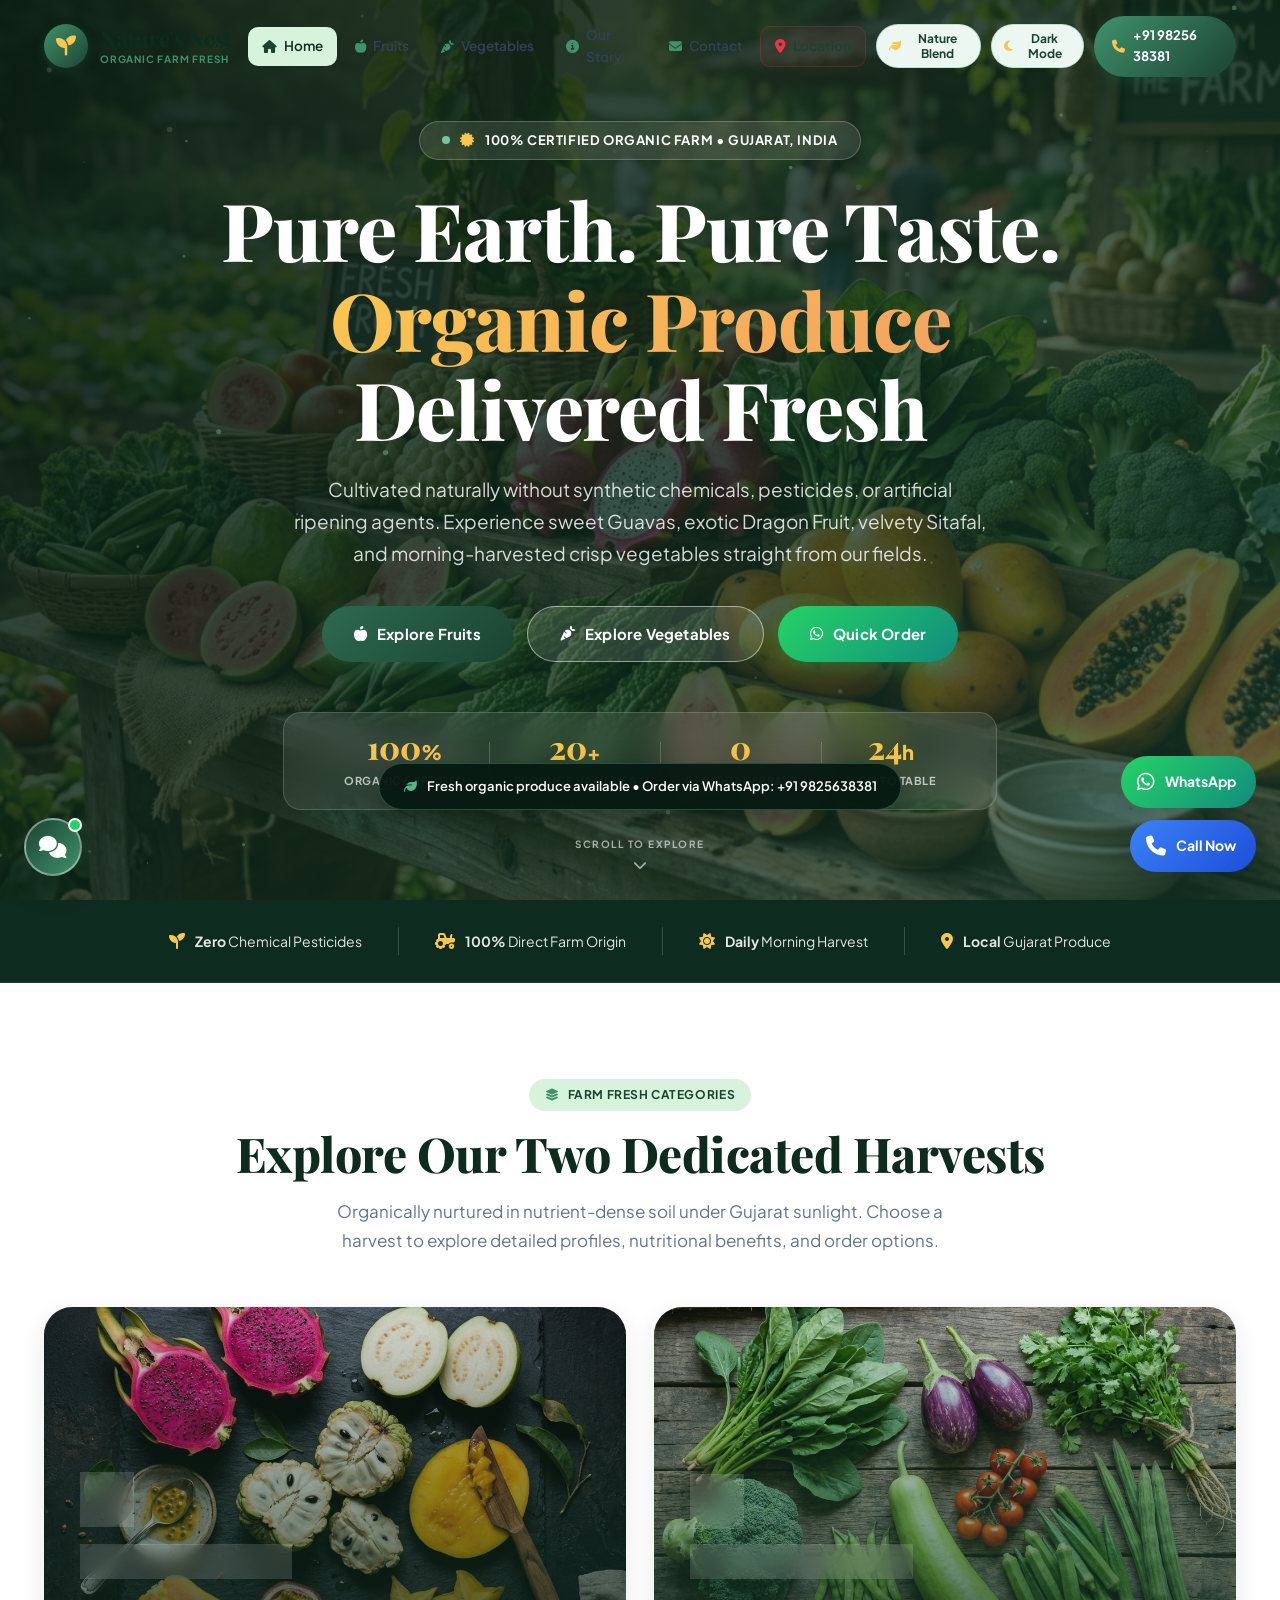
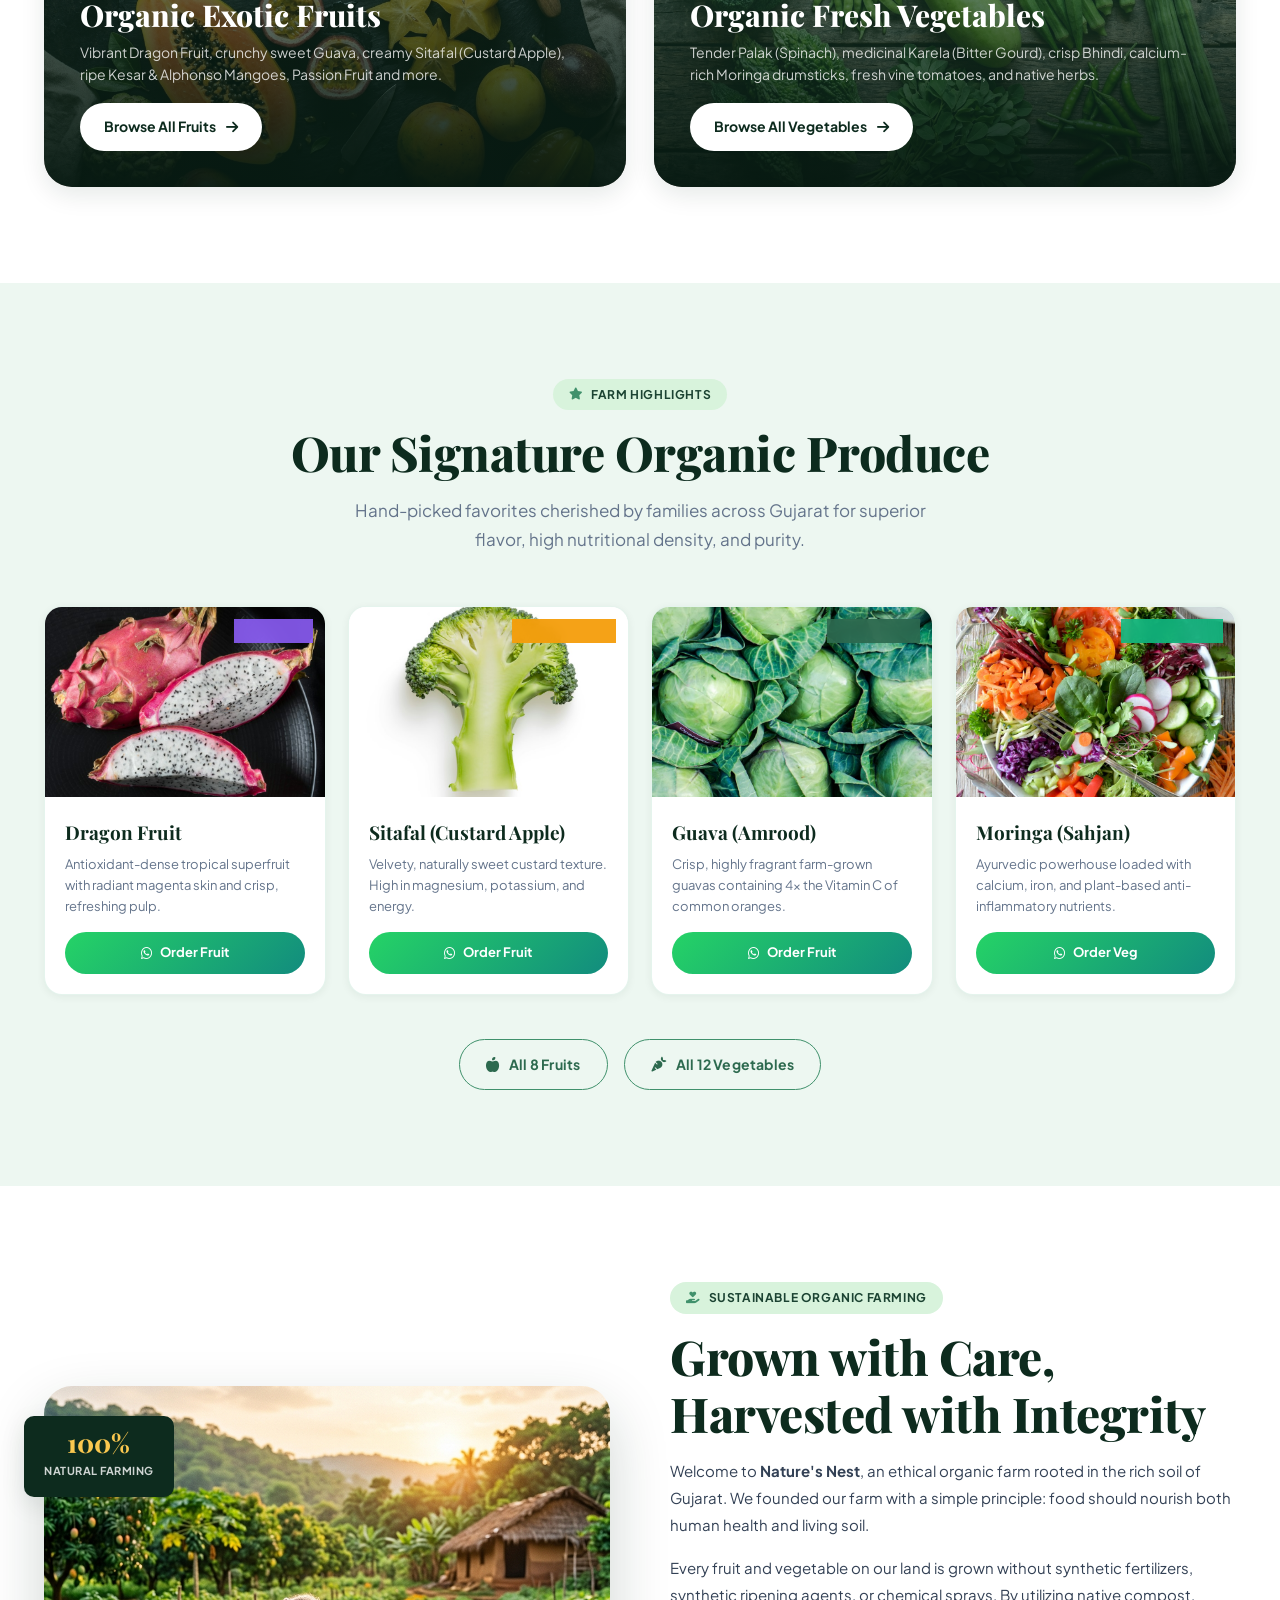
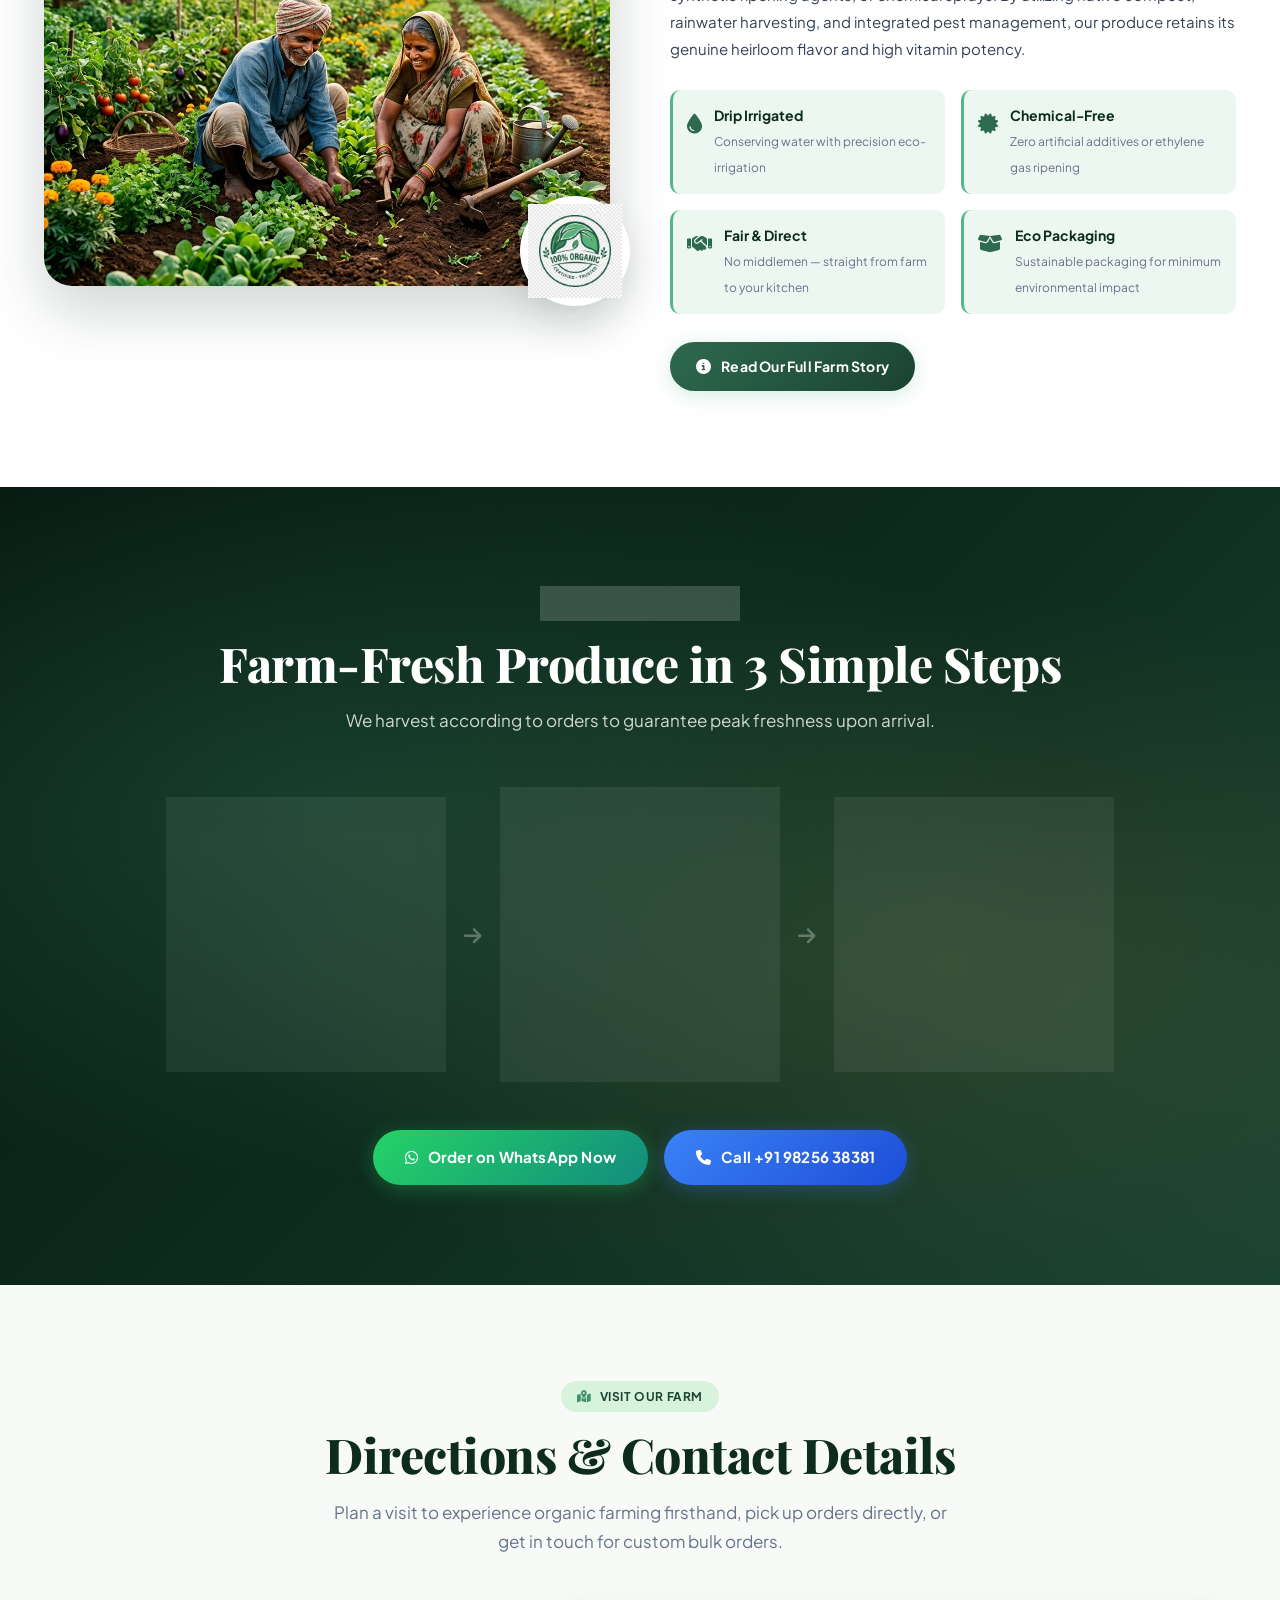
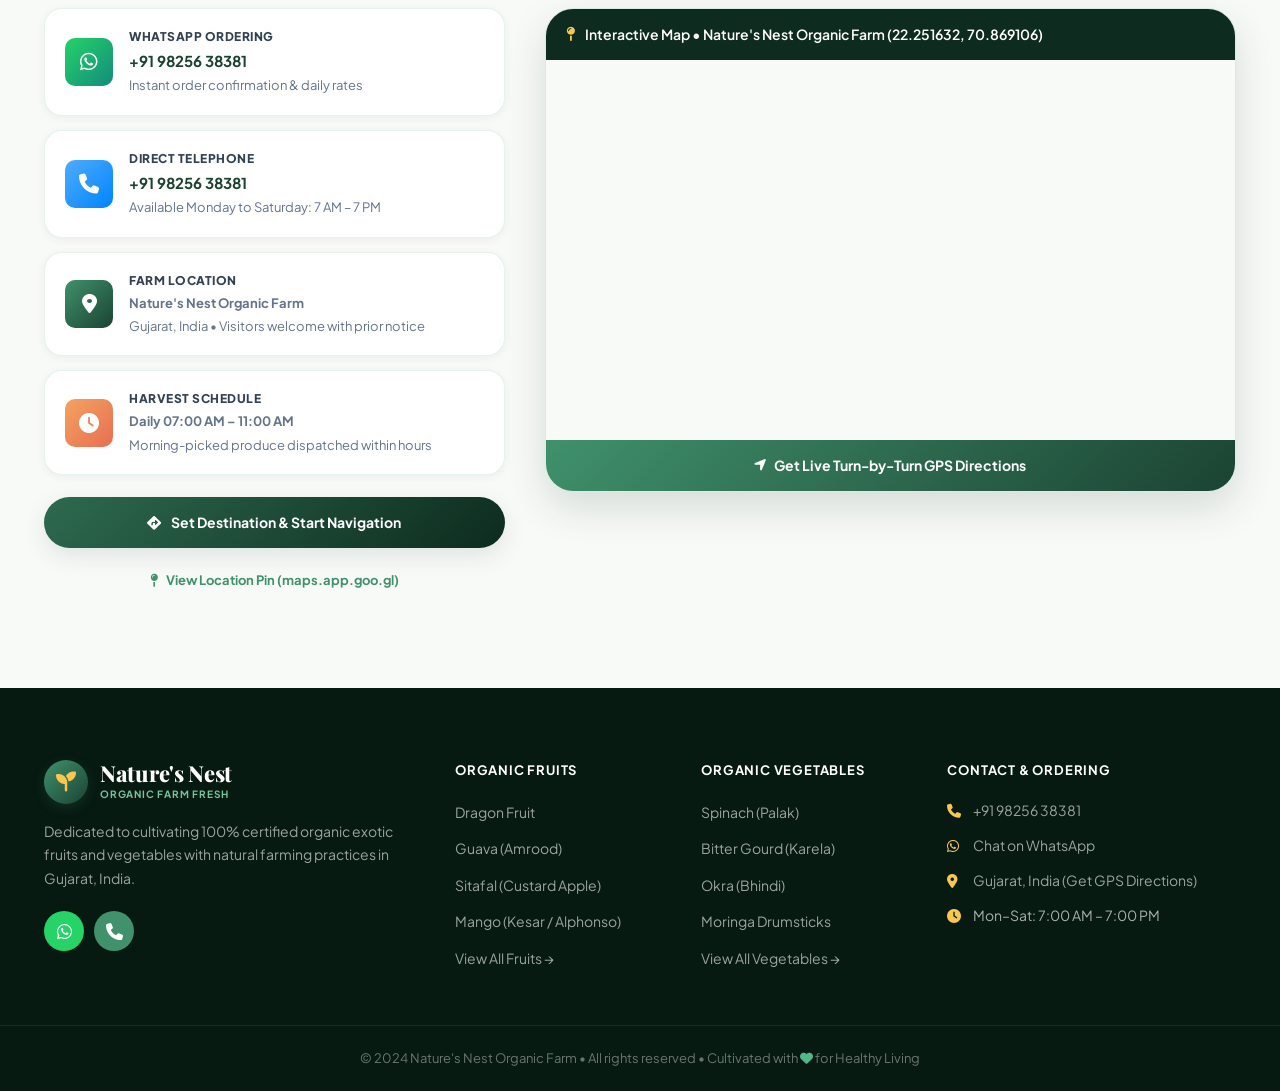
<file: index.html>
﻿<!DOCTYPE html>
<html lang="en">
<head>
  <meta charset="UTF-8" />
  <meta name="viewport" content="width=device-width, initial-scale=1.0" />

  <!-- ═══ PRIMARY SEO ═══ -->
  <title>Nature's Nest – Fresh Organic Fruits &amp; Vegetables | Gujarat, India</title>
  <meta name="description" content="Nature's Nest produces 100% organic, chemical-free exotic fruits (Dragon Fruit, Guava, Sitafal, Mango) and fresh vegetables in Gujarat. Order via WhatsApp or call +91 9825638381." />
  <meta name="keywords" content="organic fruits, organic vegetables, dragon fruit Gujarat, guava farm, sitafal custard apple, organic farm India, fresh vegetables Gujarat, nature's nest farm" />
  <meta name="author" content="Nature's Nest Organic Farm" />
  <meta name="robots" content="index, follow" />
  <link rel="canonical" href="index.html" />

  <!-- ═══ OPEN GRAPH (WhatsApp / Social Media Previews) ═══ -->
  <meta property="og:type" content="website" />
  <meta property="og:title" content="Nature's Nest – 100% Organic Fruits &amp; Vegetables, Gujarat" />
  <meta property="og:description" content="Farm-fresh exotic fruits like Dragon Fruit, Guava, Sitafal and organic vegetables. No pesticides, delivered fresh. Call/WhatsApp: +91 9825638381" />
  <meta property="og:image" content="images/hero_banner.png" />
  <meta property="og:site_name" content="Nature's Nest Organic Farm" />

  <!-- ═══ TWITTER CARD ═══ -->
  <meta name="twitter:card" content="summary_large_image" />
  <meta name="twitter:title" content="Nature's Nest – Fresh Organic Produce, Gujarat" />
  <meta name="twitter:description" content="100% organic farm-fresh fruits and vegetables. Order on WhatsApp: +91 9825638381" />
  <meta name="twitter:image" content="images/hero_banner.png" />

  <!-- ═══ STRUCTURED DATA (Schema.org JSON-LD) ═══ -->
  <script type="application/ld+json">
  {
    "@context": "https://schema.org",
    "@type": "LocalBusiness",
    "name": "Nature's Nest Organic Farm",
    "description": "100% organic farm growing exotic fruits like Dragon Fruit, Guava, Sitafal and fresh vegetables in Gujarat, India.",
    "telephone": "+919825638381",
    "address": {
      "@type": "PostalAddress",
      "addressRegion": "Gujarat",
      "addressCountry": "IN"
    },
    "openingHours": "Mo-Sa 07:00-19:00",
    "priceRange": "₹₹",
    "servesCuisine": "Organic Produce",
    "url": "index.html",
    "geo": {
      "@type": "GeoCoordinates",
      "latitude": 22.251632,
      "longitude": 70.869106
    },
    "hasMap": "https://maps.app.goo.gl/W7khwVaEnoriYSvw6",
    "sameAs": ["https://wa.me/919825638381"]
  }
  </script>

  <!-- ═══ GOOGLE FONTS ═══ -->
  <link rel="preconnect" href="https://fonts.googleapis.com" />
  <link rel="preconnect" href="https://fonts.gstatic.com" crossorigin />
  <link href="https://fonts.googleapis.com/css2?family=Playfair+Display:ital,wght@0,500;0,600;0,700;0,800;1,400&family=Plus+Jakarta+Sans:wght@300;400;500;600;700;800&display=swap" rel="stylesheet" />

  <!-- ═══ FONTAWESOME 6 ═══ -->
  <link rel="stylesheet" href="https://cdnjs.cloudflare.com/ajax/libs/font-awesome/6.5.1/css/all.min.css" />

  <!-- ═══ STYLESHEETS ═══ -->
  <link rel="stylesheet" href="css/shared.css" />
  <link rel="stylesheet" href="css/chatbot.css" />
  <link rel="stylesheet" href="css/home.css" />
</head>
<body>

  <!-- ══ PAGE LOADER ══ -->
  <div class="page-loader" id="page-loader">
    <div class="loader-inner">
      <div class="loader-icon"><i class="fa-solid fa-leaf"></i></div>
      <div class="loader-bar"><div class="loader-fill"></div></div>
      <span>Cultivating 100% Organic Goodness...</span>
    </div>
  </div>

  <!-- ══ SCROLL PROGRESS BAR ══ -->
  <div class="scroll-progress" id="scroll-progress"></div>

  <!-- ══ FLOATING QUICK-CONTACT BUTTONS ══ -->
  <div class="floating-buttons">
    <a href="https://wa.me/919825638381?text=Hello!%20I%20would%20like%20to%20order%20organic%20fruits%20and%20vegetables%20from%20Nature's%20Nest." 
       class="fab-btn whatsapp-btn" id="whatsapp-float" target="_blank" rel="noopener" aria-label="Order on WhatsApp">
      <i class="fa-brands fa-whatsapp"></i>
      <span class="fab-label">WhatsApp</span>
    </a>
    <a href="tel:+919825638381" class="fab-btn call-btn" id="call-float" aria-label="Call +91 9825638381">
      <i class="fa-solid fa-phone"></i>
      <span class="fab-label">Call Now</span>
    </a>
  </div>

  <!-- ══ MAIN NAVIGATION ══ -->
  <header class="header" id="header">
    <div class="nav-container">
      <a href="index.html" class="logo" aria-label="Nature's Nest Home">
        <div class="logo-icon-wrap">
          <i class="fa-solid fa-seedling"></i>
        </div>
        <div class="logo-words">
          <span class="logo-name">Nature's Nest</span>
          <span class="logo-sub">Organic Farm Fresh</span>
        </div>
      </a>

      <nav class="nav-links" id="nav-links" aria-label="Main navigation">
        <a href="index.html" class="nav-link active" id="nl-home"><i class="fa-solid fa-house"></i> Home</a>
        <a href="fruits.html" class="nav-link" id="nl-fruits"><i class="fa-solid fa-apple-whole"></i> Fruits</a>
        <a href="vegetables.html" class="nav-link" id="nl-veg"><i class="fa-solid fa-carrot"></i> Vegetables</a>
        <a href="about.html" class="nav-link" id="nl-about"><i class="fa-solid fa-circle-info"></i> Our Story</a>
        <a href="contact.html" class="nav-link" id="nl-contact"><i class="fa-solid fa-envelope"></i> Contact</a>
        <a href="https://www.google.com/maps/dir/?api=1&destination=22.251632,70.869106" target="_blank" rel="noopener" class="nav-link nav-location-link" id="nl-location" title="Get GPS Directions from Your Phone">
          <i class="fa-solid fa-location-dot"></i> Location
        </a>
        <a href="tel:+919825638381" class="nav-cta" id="nl-call">
          <i class="fa-solid fa-phone"></i> +91 98256 38381
        </a>
      </nav>

      <button class="hamburger" id="hamburger" aria-label="Toggle navigation menu" aria-expanded="false">
        <span></span><span></span><span></span>
      </button>
    </div>
  </header>

  <!-- ══ HERO SECTION ══ -->
  <section class="hero" id="home" aria-label="Nature's Nest Hero">
    <div class="hero-bg">
      <img src="images/hero_banner.png" alt="Nature's Nest Organic Farm lush landscape in Gujarat" class="hero-img" fetchpriority="high" />
      <div class="hero-overlay"></div>
    </div>
    <canvas id="particle-canvas" class="particle-canvas" aria-hidden="true"></canvas>

    <div class="hero-content">
      <div class="hero-pill hero-anim" style="--d: 0.1s">
        <span class="pill-dot"></span>
        <i class="fa-solid fa-certificate"></i> 100% Certified Organic Farm &bull; Gujarat, India
      </div>

      <h1 class="hero-title hero-anim" style="--d: 0.25s">
        Pure Earth. Pure Taste.<br />
        <span class="hero-title-accent">Organic Produce</span> Delivered Fresh
      </h1>

      <p class="hero-sub hero-anim" style="--d: 0.4s">
        Cultivated naturally without synthetic chemicals, pesticides, or artificial ripening agents. 
        Experience sweet Guavas, exotic Dragon Fruit, velvety Sitafal, and morning-harvested crisp vegetables straight from our fields.
      </p>

      <div class="hero-btns hero-anim" style="--d: 0.55s">
        <a href="fruits.html" class="btn btn-primary btn-xl" id="hero-btn-fruits">
          <i class="fa-solid fa-apple-whole"></i> Explore Fruits
        </a>
        <a href="vegetables.html" class="btn btn-green-outline btn-xl" id="hero-btn-veg">
          <i class="fa-solid fa-carrot"></i> Explore Vegetables
        </a>
        <a href="https://wa.me/919825638381?text=Hi!%20I%20would%20like%20to%20order%20farm-fresh%20organic%20produce."
           class="btn btn-whatsapp btn-xl" target="_blank" rel="noopener" id="hero-btn-wa">
          <i class="fa-brands fa-whatsapp"></i> Quick Order
        </a>
      </div>

      <div class="hero-stats hero-anim" style="--d: 0.7s">
        <div class="hstat">
          <span class="hstat-n" data-target="100">0</span><span class="hstat-s">%</span>
          <span class="hstat-l">Organic Certified</span>
        </div>
        <div class="hstat-sep"></div>
        <div class="hstat">
          <span class="hstat-n" data-target="20">0</span><span class="hstat-s">+</span>
          <span class="hstat-l">Produce Varieties</span>
        </div>
        <div class="hstat-sep"></div>
        <div class="hstat">
          <span class="hstat-n" data-target="0">0</span><span class="hstat-s"></span>
          <span class="hstat-l">Chemical Sprays</span>
        </div>
        <div class="hstat-sep"></div>
        <div class="hstat">
          <span class="hstat-n" data-target="24">0</span><span class="hstat-s">h</span>
          <span class="hstat-l">Farm to Table</span>
        </div>
      </div>
    </div>

    <div class="scroll-hint" aria-hidden="true">
      <span class="scroll-hint-text">Scroll to explore</span>
      <i class="fa-solid fa-chevron-down"></i>
    </div>
  </section>

  <!-- ══ TRUST VALUES BAR ══ -->
  <section class="trust-bar" aria-label="Trust and Quality Badges">
    <div class="container">
      <div class="trust-row">
        <div class="trust-chip">
          <span class="tc-icon"><i class="fa-solid fa-seedling"></i></span>
          <span><b>Zero</b> Chemical Pesticides</span>
        </div>
        <div class="trust-sep"></div>
        <div class="trust-chip">
          <span class="tc-icon"><i class="fa-solid fa-tractor"></i></span>
          <span><b>100%</b> Direct Farm Origin</span>
        </div>
        <div class="trust-sep"></div>
        <div class="trust-chip">
          <span class="tc-icon"><i class="fa-solid fa-sun"></i></span>
          <span><b>Daily</b> Morning Harvest</span>
        </div>
        <div class="trust-sep"></div>
        <div class="trust-chip">
          <span class="tc-icon"><i class="fa-solid fa-location-dot"></i></span>
          <span><b>Local</b> Gujarat Produce</span>
        </div>
      </div>
    </div>
  </section>

  <!-- ══ CATEGORIES SHOWCASE ══ -->
  <section class="categories-section" id="categories" aria-label="Product Categories">
    <div class="container">
      <div class="section-head reveal-up">
        <span class="section-pill"><i class="fa-solid fa-layer-group"></i> Farm Fresh Categories</span>
        <h2 class="section-title">Explore Our Two Dedicated Harvests</h2>
        <p class="section-desc">
          Organically nurtured in nutrient-dense soil under Gujarat sunlight. Choose a harvest to explore detailed profiles, nutritional benefits, and order options.
        </p>
      </div>

      <div class="cat-grid">
        <!-- FRUITS CATEGORY CARD -->
        <a href="fruits.html" class="cat-card reveal-left" id="card-fruits-cat" aria-label="Explore Organic Fruits">
          <div class="cat-card-bg">
            <img src="images/fruits_collection.png" alt="Freshly harvested organic fruits assortment" class="cat-card-img" />
            <div class="cat-card-overlay"></div>
          </div>
          <div class="cat-card-body">
            <div class="cat-card-icon-wrap">
              <i class="fa-solid fa-apple-whole"></i>
            </div>
            <span class="cat-count"><i class="fa-solid fa-sparkles"></i> 8+ Exotic &amp; Seasonal Varieties</span>
            <h3>Organic Exotic Fruits</h3>
            <p>Vibrant Dragon Fruit, crunchy sweet Guava, creamy Sitafal (Custard Apple), ripe Kesar &amp; Alphonso Mangoes, Passion Fruit and more.</p>
            <span class="cat-cta">
              Browse All Fruits <i class="fa-solid fa-arrow-right"></i>
            </span>
          </div>
        </a>

        <!-- VEGETABLES CATEGORY CARD -->
        <a href="vegetables.html" class="cat-card reveal-right" id="card-veg-cat" aria-label="Explore Organic Vegetables">
          <div class="cat-card-bg">
            <img src="images/vegetables_collection.png" alt="Freshly harvested organic vegetables assortment" class="cat-card-img" />
            <div class="cat-card-overlay veg-overlay"></div>
          </div>
          <div class="cat-card-body">
            <div class="cat-card-icon-wrap veg-icon">
              <i class="fa-solid fa-carrot"></i>
            </div>
            <span class="cat-count"><i class="fa-solid fa-leaf"></i> 12+ Daily &amp; Medicinal Varieties</span>
            <h3>Organic Fresh Vegetables</h3>
            <p>Tender Palak (Spinach), medicinal Karela (Bitter Gourd), crisp Bhindi, calcium-rich Moringa drumsticks, fresh vine tomatoes, and native herbs.</p>
            <span class="cat-cta">
              Browse All Vegetables <i class="fa-solid fa-arrow-right"></i>
            </span>
          </div>
        </a>
      </div>
    </div>
  </section>

  <!-- ══ CUSTOMER FAVORITES ══ -->
  <section class="featured-section" id="featured" aria-label="Customer Favorites">
    <div class="container">
      <div class="section-head reveal-up">
        <span class="section-pill"><i class="fa-solid fa-star"></i> Farm Highlights</span>
        <h2 class="section-title">Our Signature Organic Produce</h2>
        <p class="section-desc">
          Hand-picked favorites cherished by families across Gujarat for superior flavor, high nutritional density, and purity.
        </p>
      </div>

      <div class="featured-grid">
        <!-- DRAGON FRUIT -->
        <div class="feat-card" style="--di: 1">
          <a href="product-detail.html?id=dragon-fruit" class="feat-photo-wrap" aria-label="View Dragon Fruit Profile">
            <img src="images/dragon_fruit.jpg" 
                 alt="Organic Dragon Fruit harvested fresh" class="feat-photo" loading="lazy" />
            <span class="feat-tag exotic"><i class="fa-solid fa-wand-magic-sparkles"></i> Exotic</span>
          </a>
          <div class="feat-info">
            <h3><a href="product-detail.html?id=dragon-fruit">Dragon Fruit</a></h3>
            <p>Antioxidant-dense tropical superfruit with radiant magenta skin and crisp, refreshing pulp.</p>
            <a href="https://wa.me/919825638381?text=I%20would%20like%20to%20order%20Dragon%20Fruit%20from%20Nature's%20Nest"
               class="feat-btn" target="_blank" rel="noopener">
              <i class="fa-brands fa-whatsapp"></i> Order Fruit
            </a>
          </div>
        </div>

        <!-- SITAFAL -->
        <div class="feat-card" style="--di: 2">
          <a href="product-detail.html?id=sitafal" class="feat-photo-wrap" aria-label="View Sitafal Profile">
            <img src="images/sitafal.jpg" 
                 alt="Organic Sitafal Custard Apple fresh from tree" class="feat-photo" loading="lazy" />
            <span class="feat-tag popular"><i class="fa-solid fa-star"></i> Best Seller</span>
          </a>
          <div class="feat-info">
            <h3><a href="product-detail.html?id=sitafal">Sitafal (Custard Apple)</a></h3>
            <p>Velvety, naturally sweet custard texture. High in magnesium, potassium, and energy.</p>
            <a href="https://wa.me/919825638381?text=I%20would%20like%20to%20order%20Sitafal%20(Custard%20Apple)%20from%20Nature's%20Nest"
               class="feat-btn" target="_blank" rel="noopener">
              <i class="fa-brands fa-whatsapp"></i> Order Fruit
            </a>
          </div>
        </div>

        <!-- GUAVA -->
        <div class="feat-card" style="--di: 3">
          <a href="product-detail.html?id=guava" class="feat-photo-wrap" aria-label="View Guava Profile">
            <img src="images/guava.jpg" 
                 alt="Crisp organic Guava Amrood" class="feat-photo" loading="lazy" />
            <span class="feat-tag seasonal"><i class="fa-solid fa-sun"></i> Seasonal</span>
          </a>
          <div class="feat-info">
            <h3><a href="product-detail.html?id=guava">Guava (Amrood)</a></h3>
            <p>Crisp, highly fragrant farm-grown guavas containing 4x the Vitamin C of common oranges.</p>
            <a href="https://wa.me/919825638381?text=I%20would%20like%20to%20order%20Guava%20(Amrood)%20from%20Nature's%20Nest"
               class="feat-btn" target="_blank" rel="noopener">
              <i class="fa-brands fa-whatsapp"></i> Order Fruit
            </a>
          </div>
        </div>

        <!-- MORINGA -->
        <div class="feat-card" style="--di: 4">
          <a href="product-detail.html?id=moringa" class="feat-photo-wrap" aria-label="View Moringa Profile">
            <img src="images/moringa.jpg" 
                 alt="Nutrient-rich Moringa Drumstick Sahjan" class="feat-photo" loading="lazy" />
            <span class="feat-tag superfood"><i class="fa-solid fa-bolt"></i> Superfood</span>
          </a>
          <div class="feat-info">
            <h3><a href="product-detail.html?id=moringa">Moringa (Sahjan)</a></h3>
            <p>Ayurvedic powerhouse loaded with calcium, iron, and plant-based anti-inflammatory nutrients.</p>
            <a href="https://wa.me/919825638381?text=I%20would%20like%20to%20order%20Moringa%20Drumsticks%20from%20Nature's%20Nest"
               class="feat-btn" target="_blank" rel="noopener">
              <i class="fa-brands fa-whatsapp"></i> Order Veg
            </a>
          </div>
        </div>
      </div>

      <div class="feat-footer reveal-up">
        <a href="fruits.html" class="btn btn-outline-green">
          <i class="fa-solid fa-apple-whole"></i> All 8 Fruits
        </a>
        <a href="vegetables.html" class="btn btn-outline-green">
          <i class="fa-solid fa-carrot"></i> All 12 Vegetables
        </a>
      </div>
    </div>
  </section>

  <!-- ══ ABOUT US / OUR STORY ══ -->
  <section class="about-section" id="about" aria-label="About Nature's Nest">
    <div class="container">
      <div class="about-grid">
        <div class="about-img-stack reveal-left">
          <img src="images/farm_story.png" alt="Nature's Nest eco-friendly sustainable organic farm fields in Gujarat" class="about-main-img" loading="lazy" />
          <div class="about-badge-card">
            <img src="images/organic_badge.png" alt="100% Certified Organic Farm Seal" />
          </div>
          <div class="about-floating-stat">
            <span class="afs-num">100%</span>
            <span class="afs-text">Natural Farming</span>
          </div>
        </div>

        <div class="about-text-col reveal-right">
          <span class="section-pill"><i class="fa-solid fa-hand-holding-heart"></i> Sustainable Organic Farming</span>
          <h2 class="section-title">Grown with Care, Harvested with Integrity</h2>
          <p class="about-p">
            Welcome to <strong>Nature's Nest</strong>, an ethical organic farm rooted in the rich soil of Gujarat. 
            We founded our farm with a simple principle: food should nourish both human health and living soil.
          </p>
          <p class="about-p">
            Every fruit and vegetable on our land is grown without synthetic fertilizers, synthetic ripening agents, or chemical sprays. 
            By utilizing native compost, rainwater harvesting, and integrated pest management, our produce retains its genuine heirloom flavor and high vitamin potency.
          </p>

          <div class="about-feats">
            <div class="ab-feat">
              <span class="ab-feat-icon"><i class="fa-solid fa-droplet"></i></span>
              <div>
                <strong>Drip Irrigated</strong>
                <small>Conserving water with precision eco-irrigation</small>
              </div>
            </div>
            <div class="ab-feat">
              <span class="ab-feat-icon"><i class="fa-solid fa-certificate"></i></span>
              <div>
                <strong>Chemical-Free</strong>
                <small>Zero artificial additives or ethylene gas ripening</small>
              </div>
            </div>
            <div class="ab-feat">
              <span class="ab-feat-icon"><i class="fa-solid fa-handshake"></i></span>
              <div>
                <strong>Fair &amp; Direct</strong>
                <small>No middlemen — straight from farm to your kitchen</small>
              </div>
            </div>
            <div class="ab-feat">
              <span class="ab-feat-icon"><i class="fa-solid fa-box-open"></i></span>
              <div>
                <strong>Eco Packaging</strong>
                <small>Sustainable packaging for minimum environmental impact</small>
              </div>
            </div>
          </div>

          <div class="about-actions">
            <a href="about.html" class="btn btn-primary">
              <i class="fa-solid fa-circle-info"></i> Read Our Full Farm Story
            </a>
          </div>
        </div>
      </div>
    </div>
  </section>

  <!-- ══ HOW TO ORDER (3 STEPS) ══ -->
  <section class="order-section" id="order" aria-label="How to Order">
    <div class="order-bg-animated" aria-hidden="true"></div>
    <div class="container">
      <div class="section-head reveal-up">
        <span class="section-pill light"><i class="fa-solid fa-truck-fast"></i> Seamless Ordering</span>
        <h2 class="section-title light-title">Farm-Fresh Produce in 3 Simple Steps</h2>
        <p class="section-desc light-desc">
          We harvest according to orders to guarantee peak freshness upon arrival.
        </p>
      </div>

      <div class="steps-row reveal-up">
        <div class="step-card">
          <div class="step-num">STEP 01</div>
          <div class="step-icon"><i class="fa-solid fa-basket-shopping"></i></div>
          <h3>Select Your Produce</h3>
          <p>Browse our <a href="fruits.html">Fruits Catalog</a> or <a href="vegetables.html">Vegetables Catalog</a> to select your desired quantities.</p>
        </div>
        <div class="step-connector" aria-hidden="true"><i class="fa-solid fa-arrow-right"></i></div>
        <div class="step-card">
          <div class="step-num">STEP 02</div>
          <div class="step-icon"><i class="fa-brands fa-whatsapp"></i></div>
          <h3>WhatsApp or Call Us</h3>
          <p>Send your list via WhatsApp to <strong>9825638381</strong> or call us directly. We verify daily fresh availability and confirm pricing.</p>
        </div>
        <div class="step-connector" aria-hidden="true"><i class="fa-solid fa-arrow-right"></i></div>
        <div class="step-card">
          <div class="step-num">STEP 03</div>
          <div class="step-icon"><i class="fa-solid fa-truck-fast"></i></div>
          <h3>Harvest &amp; Delivery</h3>
          <p>Your produce is harvested fresh and securely dispatched straight to your doorstep or ready for farm pickup.</p>
        </div>
      </div>

      <div class="order-actions reveal-up">
        <a href="https://wa.me/919825638381?text=Hello!%20I%20would%20like%20to%20place%20an%20order%20for%20fresh%20organic%20produce."
           class="btn btn-whatsapp btn-xl" target="_blank" rel="noopener" id="order-step-wa">
          <i class="fa-brands fa-whatsapp"></i> Order on WhatsApp Now
        </a>
        <a href="tel:+919825638381" class="btn btn-call btn-xl" id="order-step-call">
          <i class="fa-solid fa-phone"></i> Call +91 98256 38381
        </a>
      </div>
    </div>
  </section>

  <!-- ══ CONTACT & GOOGLE MAPS ══ -->
  <section class="contact-section" id="contact" aria-label="Contact and Map Directions">
    <div class="container">
      <div class="section-head reveal-up">
        <span class="section-pill"><i class="fa-solid fa-map-location-dot"></i> Visit Our Farm</span>
        <h2 class="section-title">Directions &amp; Contact Details</h2>
        <p class="section-desc">
          Plan a visit to experience organic farming firsthand, pick up orders directly, or get in touch for custom bulk orders.
        </p>
      </div>

      <div class="contact-layout">
        <!-- CONTACT DETAILS -->
        <div class="contact-cards-col reveal-left">
          <div class="ccard">
            <div class="ccard-icon" style="background: linear-gradient(135deg, #25d366, #128c7e);">
              <i class="fa-brands fa-whatsapp"></i>
            </div>
            <div class="ccard-body">
              <h4>WhatsApp Ordering</h4>
              <a href="https://wa.me/919825638381" target="_blank" rel="noopener" class="ccard-link">+91 98256 38381</a>
              <span>Instant order confirmation &amp; daily rates</span>
            </div>
          </div>

          <div class="ccard">
            <div class="ccard-icon" style="background: linear-gradient(135deg, #4facfe, #0084ff);">
              <i class="fa-solid fa-phone"></i>
            </div>
            <div class="ccard-body">
              <h4>Direct Telephone</h4>
              <a href="tel:+919825638381" class="ccard-link">+91 98256 38381</a>
              <span>Available Monday to Saturday: 7 AM – 7 PM</span>
            </div>
          </div>

          <div class="ccard">
            <div class="ccard-icon" style="background: linear-gradient(135deg, #40916c, #1b4332);">
              <i class="fa-solid fa-location-dot"></i>
            </div>
            <div class="ccard-body">
              <h4>Farm Location</h4>
              <span class="ccard-link">Nature's Nest Organic Farm</span>
              <span>Gujarat, India &bull; Visitors welcome with prior notice</span>
            </div>
          </div>

          <div class="ccard">
            <div class="ccard-icon" style="background: linear-gradient(135deg, #f4a261, #e76f51);">
              <i class="fa-solid fa-clock"></i>
            </div>
            <div class="ccard-body">
              <h4>Harvest Schedule</h4>
              <span class="ccard-link">Daily 07:00 AM – 11:00 AM</span>
              <span>Morning-picked produce dispatched within hours</span>
            </div>
          </div>

          <a href="https://www.google.com/maps/dir/?api=1&destination=22.251632,70.869106" target="_blank" rel="noopener" class="btn-directions-full" title="Set destination and start GPS navigation">
            <i class="fa-solid fa-diamond-turn-right"></i> Set Destination &amp; Start Navigation
          </a>
          <a href="https://maps.app.goo.gl/W7khwVaEnoriYSvw6" target="_blank" rel="noopener" style="display:inline-flex;align-items:center;justify-content:center;gap:8px;font-size:13px;color:var(--g600);font-weight:700;margin-top:8px;">
            <i class="fa-solid fa-map-pin"></i> View Location Pin (maps.app.goo.gl)
          </a>
        </div>

        <!-- EMBEDDED GOOGLE MAP -->
        <div class="map-wrapper reveal-right">
          <div class="map-header">
            <i class="fa-solid fa-map-pin"></i>
            <span>Interactive Map &bull; Nature's Nest Organic Farm (22.251632, 70.869106)</span>
          </div>
          <iframe
            src="https://maps.google.com/maps?q=22.251632,70.869106&hl=en&z=15&output=embed"
            width="100%"
            height="380"
            style="border:0;"
            allowfullscreen=""
            loading="lazy"
            referrerpolicy="no-referrer-when-downgrade"
            title="Google Maps location of Nature's Nest Organic Farm in Gujarat">
          </iframe>
          <a href="https://www.google.com/maps/dir/?api=1&destination=22.251632,70.869106" target="_blank" rel="noopener" class="map-open-btn">
            <i class="fa-solid fa-location-arrow"></i> Get Live Turn-by-Turn GPS Directions
          </a>
        </div>
      </div>
    </div>
  </section>

  <!-- ══ FOOTER ══ -->
  <footer class="footer" aria-label="Site footer">
    <div class="footer-top">
      <div class="container">
        <div class="footer-grid">
          <div class="footer-brand">
            <div class="logo">
              <div class="logo-icon-wrap">
                <i class="fa-solid fa-seedling"></i>
              </div>
              <div class="logo-words">
                <span class="logo-name">Nature's Nest</span>
                <span class="logo-sub">Organic Farm Fresh</span>
              </div>
            </div>
            <p class="footer-tagline">
              Dedicated to cultivating 100% certified organic exotic fruits and vegetables with natural farming practices in Gujarat, India.
            </p>
            <div class="footer-socials">
              <a href="https://wa.me/919825638381" class="fsoc wa" aria-label="WhatsApp" target="_blank" rel="noopener"><i class="fa-brands fa-whatsapp"></i></a>
              <a href="tel:+919825638381" class="fsoc ph" aria-label="Phone"><i class="fa-solid fa-phone"></i></a>
            </div>
          </div>

          <div class="footer-col">
            <h5>Organic Fruits</h5>
            <ul>
              <li><a href="product-detail.html?id=dragon-fruit">Dragon Fruit</a></li>
              <li><a href="product-detail.html?id=guava">Guava (Amrood)</a></li>
              <li><a href="product-detail.html?id=sitafal">Sitafal (Custard Apple)</a></li>
              <li><a href="product-detail.html?id=mango">Mango (Kesar / Alphonso)</a></li>
              <li><a href="fruits.html">View All Fruits &rarr;</a></li>
            </ul>
          </div>

          <div class="footer-col">
            <h5>Organic Vegetables</h5>
            <ul>
              <li><a href="product-detail.html?id=spinach">Spinach (Palak)</a></li>
              <li><a href="product-detail.html?id=karela">Bitter Gourd (Karela)</a></li>
              <li><a href="vegetables.html#bhindi">Okra (Bhindi)</a></li>
              <li><a href="product-detail.html?id=moringa">Moringa Drumsticks</a></li>
              <li><a href="vegetables.html">View All Vegetables &rarr;</a></li>
            </ul>
          </div>

          <div class="footer-col">
            <h5>Contact &amp; Ordering</h5>
            <div class="footer-contact">
              <a href="tel:+919825638381" class="fc-item"><i class="fa-solid fa-phone"></i> +91 98256 38381</a>
              <a href="https://wa.me/919825638381" class="fc-item" target="_blank" rel="noopener"><i class="fa-brands fa-whatsapp"></i> Chat on WhatsApp</a>
              <a href="https://www.google.com/maps/dir/?api=1&destination=22.251632,70.869106" target="_blank" rel="noopener" class="fc-item" title="Open Google Maps GPS Navigation"><i class="fa-solid fa-location-dot"></i> Gujarat, India (Get GPS Directions)</a>
              <span class="fc-item"><i class="fa-solid fa-clock"></i> Mon–Sat: 7:00 AM – 7:00 PM</span>
            </div>
          </div>
        </div>
      </div>
    </div>
    <div class="footer-bottom">
      <div class="container">
        <p>&copy; 2024 Nature's Nest Organic Farm &bull; All rights reserved &bull; Cultivated with <i class="fa-solid fa-heart" style="color: #52b788;"></i> for Healthy Living</p>
      </div>
    </div>
  </footer>

  <!-- ══ SCRIPTS ══ -->
  <script src="js/shared.js"></script>
  <script src="js/chatbot.js"></script>
  <script src="js/home.js"></script>
</body>
</html>
</file>
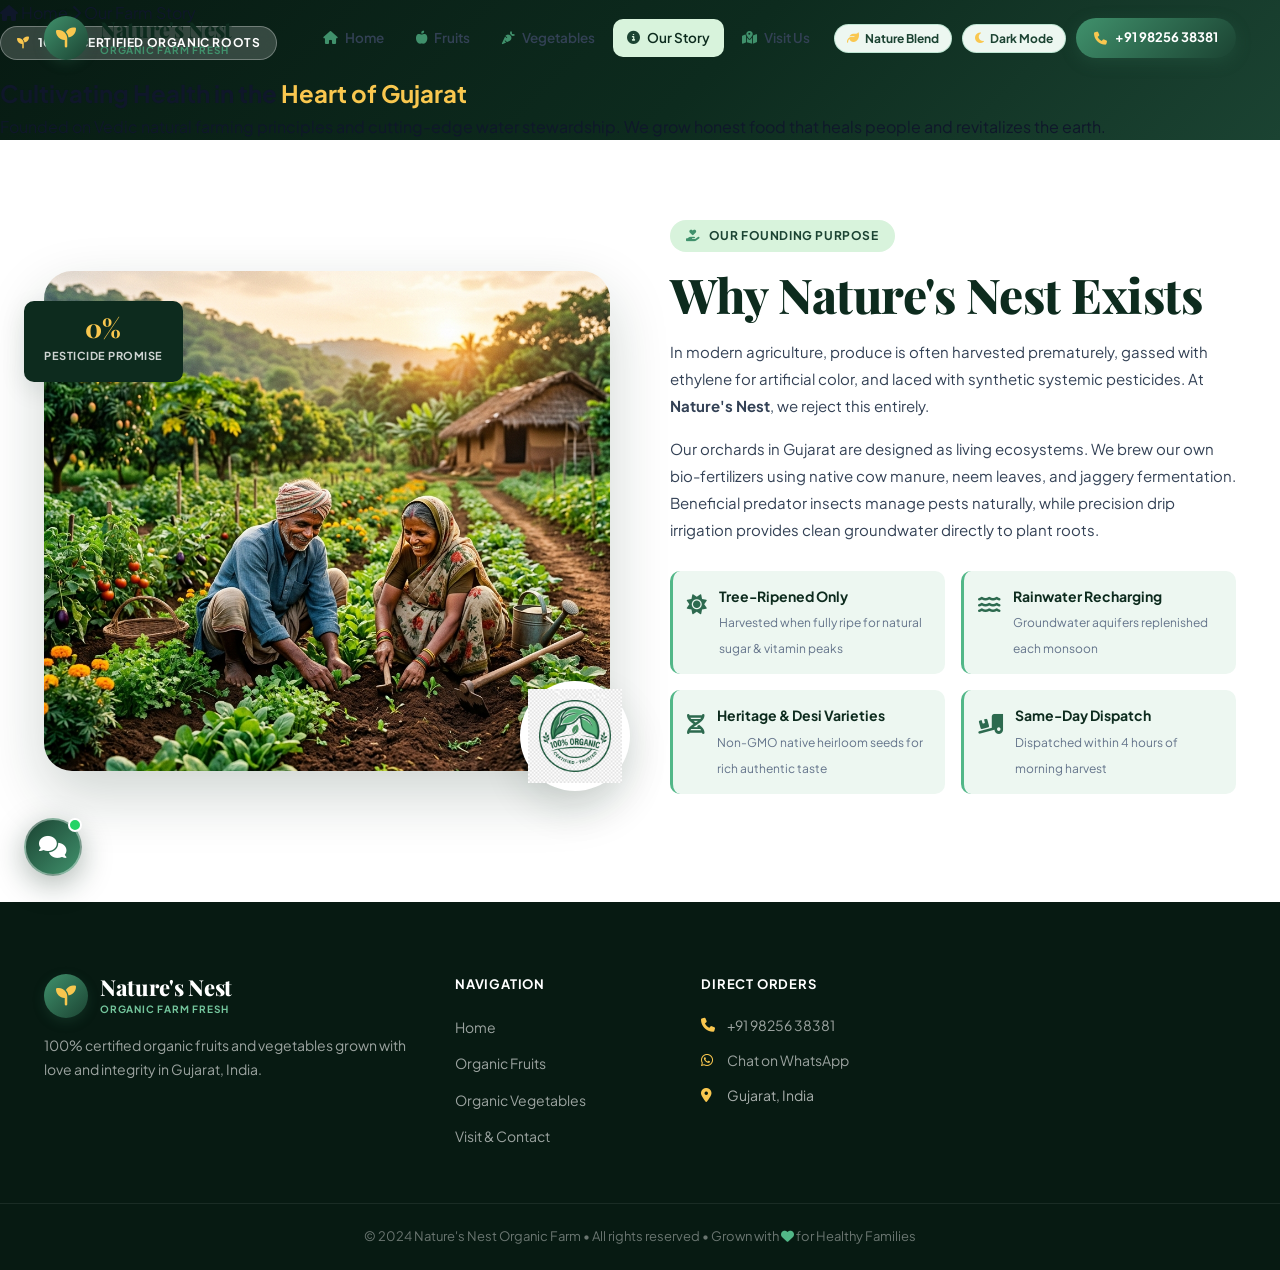
<file: about.html>
﻿<!DOCTYPE html>
<html lang="en">
<head>
  <meta charset="UTF-8" />
  <meta name="viewport" content="width=device-width, initial-scale=1.0" />

  <title>About Our Organic Farm | Nature's Nest Gujarat, India</title>
  <meta name="description" content="Learn about Nature's Nest Organic Farm in Gujarat — 100% chemical-free sustainable farming, native composting, drip irrigation, and heritage seeds." />
  <meta name="robots" content="index, follow" />

  <!-- Google Fonts -->
  <link rel="preconnect" href="https://fonts.googleapis.com" />
  <link rel="preconnect" href="https://fonts.gstatic.com" crossorigin />
  <link href="https://fonts.googleapis.com/css2?family=Playfair+Display:ital,wght@0,500;0,600;0,700;0,800;1,400&family=Plus+Jakarta+Sans:wght@300;400;500;600;700;800&display=swap" rel="stylesheet" />

  <!-- FontAwesome 6 -->
  <link rel="stylesheet" href="https://cdnjs.cloudflare.com/ajax/libs/font-awesome/6.5.1/css/all.min.css" />

  <!-- Stylesheets -->
  <link rel="stylesheet" href="css/shared.css" />
  <link rel="stylesheet" href="css/chatbot.css" />
  <link rel="stylesheet" href="css/home.css" />
</head>
<body>

  <!-- Navigation -->
  <header class="header scrolled" id="header">
    <div class="nav-container">
      <a href="index.html" class="logo" aria-label="Nature's Nest Home">
        <div class="logo-icon-wrap">
          <i class="fa-solid fa-seedling"></i>
        </div>
        <div class="logo-words">
          <span class="logo-name">Nature's Nest</span>
          <span class="logo-sub">Organic Farm Fresh</span>
        </div>
      </a>

      <nav class="nav-links" id="nav-links">
        <a href="index.html" class="nav-link"><i class="fa-solid fa-house"></i> Home</a>
        <a href="fruits.html" class="nav-link"><i class="fa-solid fa-apple-whole"></i> Fruits</a>
        <a href="vegetables.html" class="nav-link"><i class="fa-solid fa-carrot"></i> Vegetables</a>
        <a href="about.html" class="nav-link active"><i class="fa-solid fa-circle-info"></i> Our Story</a>
        <a href="contact.html" class="nav-link"><i class="fa-solid fa-map-location-dot"></i> Visit Us</a>
        <a href="tel:+919825638381" class="nav-cta">
          <i class="fa-solid fa-phone"></i> +91 98256 38381
        </a>
      </nav>

      <button class="hamburger" id="hamburger" aria-label="Toggle menu">
        <span></span><span></span><span></span>
      </button>
    </div>
  </header>

  <!-- About Hero -->
  <section class="page-hero" style="background: linear-gradient(135deg, var(--g950) 0%, var(--g900) 55%, var(--g800) 100%);">
    <div class="page-hero-content">
      <nav class="breadcrumb">
        <a href="index.html"><i class="fa-solid fa-house"></i> Home</a>
        <i class="fa-solid fa-chevron-right"></i>
        <span>Our Farm Story</span>
      </nav>
      <span class="section-pill light"><i class="fa-solid fa-seedling"></i> 100% Certified Organic Roots</span>
      <h1 class="page-hero-title">Cultivating Health in the <span class="txt-gold">Heart of Gujarat</span></h1>
      <p class="page-hero-sub">
        Founded on Vedic natural farming principles and cutting-edge water stewardship. We grow honest food that heals people and revitalizes the earth.
      </p>
    </div>
  </section>

  <!-- Story In-Depth -->
  <main class="about-section" style="padding: 80px 0;">
    <div class="container">
      <div class="about-grid">
        <div class="about-img-stack">
          <img src="images/farm_story.png" alt="Lush organic farm fields in Gujarat" class="about-main-img" />
          <div class="about-badge-card">
            <img src="images/organic_badge.png" alt="Organic seal" />
          </div>
          <div class="about-floating-stat">
            <span class="afs-num">0%</span>
            <span class="afs-text">Pesticide Promise</span>
          </div>
        </div>

        <div class="about-text-col">
          <span class="section-pill"><i class="fa-solid fa-hand-holding-heart"></i> Our Founding Purpose</span>
          <h2 class="section-title">Why Nature's Nest Exists</h2>
          <p class="about-p">
            In modern agriculture, produce is often harvested prematurely, gassed with ethylene for artificial color, and laced with synthetic systemic pesticides. 
            At <strong>Nature's Nest</strong>, we reject this entirely.
          </p>
          <p class="about-p">
            Our orchards in Gujarat are designed as living ecosystems. We brew our own bio-fertilizers using native cow manure, neem leaves, and jaggery fermentation. 
            Beneficial predator insects manage pests naturally, while precision drip irrigation provides clean groundwater directly to plant roots.
          </p>

          <div class="about-feats">
            <div class="ab-feat">
              <span class="ab-feat-icon"><i class="fa-solid fa-sun"></i></span>
              <div>
                <strong>Tree-Ripened Only</strong>
                <small>Harvested when fully ripe for natural sugar &amp; vitamin peaks</small>
              </div>
            </div>
            <div class="ab-feat">
              <span class="ab-feat-icon"><i class="fa-solid fa-water"></i></span>
              <div>
                <strong>Rainwater Recharging</strong>
                <small>Groundwater aquifers replenished each monsoon</small>
              </div>
            </div>
            <div class="ab-feat">
              <span class="ab-feat-icon"><i class="fa-solid fa-dna"></i></span>
              <div>
                <strong>Heritage &amp; Desi Varieties</strong>
                <small>Non-GMO native heirloom seeds for rich authentic taste</small>
              </div>
            </div>
            <div class="ab-feat">
              <span class="ab-feat-icon"><i class="fa-solid fa-truck-ramp-box"></i></span>
              <div>
                <strong>Same-Day Dispatch</strong>
                <small>Dispatched within 4 hours of morning harvest</small>
              </div>
            </div>
          </div>
        </div>
      </div>
    </div>
  </main>

  <!-- Footer -->
  <footer class="footer" aria-label="Site footer">
    <div class="footer-top">
      <div class="container">
        <div class="footer-grid">
          <div class="footer-brand">
            <div class="logo">
              <div class="logo-icon-wrap"><i class="fa-solid fa-seedling"></i></div>
              <div class="logo-words">
                <span class="logo-name">Nature's Nest</span>
                <span class="logo-sub">Organic Farm Fresh</span>
              </div>
            </div>
            <p class="footer-tagline">100% certified organic fruits and vegetables grown with love and integrity in Gujarat, India.</p>
          </div>
          <div class="footer-col">
            <h5>Navigation</h5>
            <ul>
              <li><a href="index.html">Home</a></li>
              <li><a href="fruits.html">Organic Fruits</a></li>
              <li><a href="vegetables.html">Organic Vegetables</a></li>
              <li><a href="contact.html">Visit &amp; Contact</a></li>
            </ul>
          </div>
          <div class="footer-col">
            <h5>Direct Orders</h5>
            <div class="footer-contact">
              <a href="tel:+919825638381" class="fc-item"><i class="fa-solid fa-phone"></i> +91 98256 38381</a>
              <a href="https://wa.me/919825638381" class="fc-item" target="_blank" rel="noopener"><i class="fa-brands fa-whatsapp"></i> Chat on WhatsApp</a>
              <span class="fc-item"><i class="fa-solid fa-location-dot"></i> Gujarat, India</span>
            </div>
          </div>
        </div>
      </div>
    </div>
    <div class="footer-bottom">
      <div class="container">
        <p>&copy; 2024 Nature's Nest Organic Farm &bull; All rights reserved &bull; Grown with <i class="fa-solid fa-heart" style="color: #52b788;"></i> for Healthy Families</p>
      </div>
    </div>
  </footer>

  <script src="js/shared.js"></script>
  <script src="js/chatbot.js"></script>
</body>
</html>
</file>
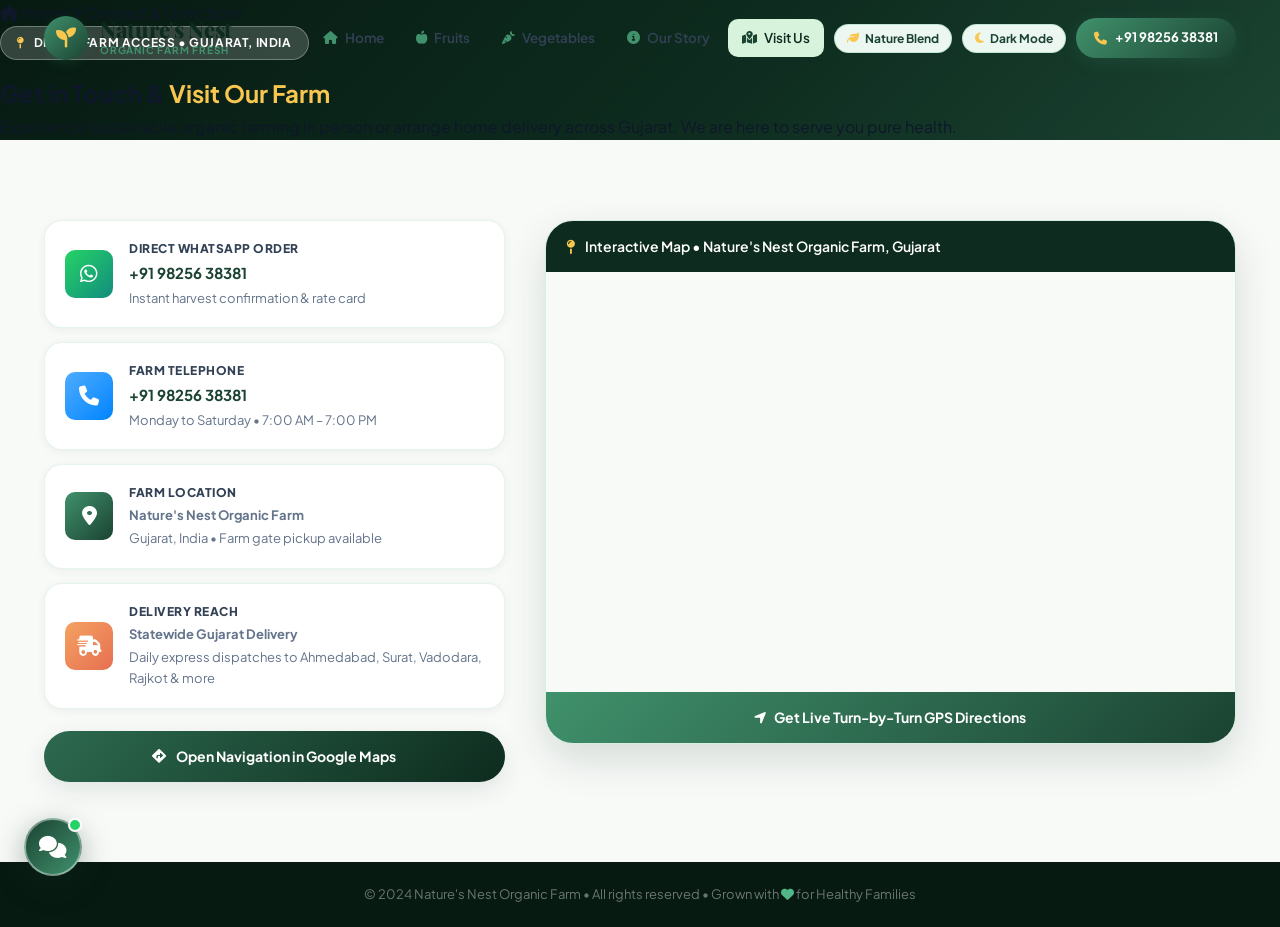
<file: contact.html>
﻿<!DOCTYPE html>
<html lang="en">
<head>
  <meta charset="UTF-8" />
  <meta name="viewport" content="width=device-width, initial-scale=1.0" />

  <title>Contact &amp; Farm Directions | Nature's Nest Gujarat, India</title>
  <meta name="description" content="Visit Nature's Nest Organic Farm in Gujarat or place a direct WhatsApp/Phone order at +91 9825638381. Farm map directions, morning harvest schedule, and delivery info." />
  <meta name="robots" content="index, follow" />

  <!-- Google Fonts -->
  <link rel="preconnect" href="https://fonts.googleapis.com" />
  <link rel="preconnect" href="https://fonts.gstatic.com" crossorigin />
  <link href="https://fonts.googleapis.com/css2?family=Playfair+Display:ital,wght@0,500;0,600;0,700;0,800;1,400&family=Plus+Jakarta+Sans:wght@300;400;500;600;700;800&display=swap" rel="stylesheet" />

  <!-- FontAwesome 6 -->
  <link rel="stylesheet" href="https://cdnjs.cloudflare.com/ajax/libs/font-awesome/6.5.1/css/all.min.css" />

  <!-- Stylesheets -->
  <link rel="stylesheet" href="css/shared.css" />
  <link rel="stylesheet" href="css/chatbot.css" />
  <link rel="stylesheet" href="css/home.css" />
</head>
<body>

  <!-- Navigation -->
  <header class="header scrolled" id="header">
    <div class="nav-container">
      <a href="index.html" class="logo" aria-label="Nature's Nest Home">
        <div class="logo-icon-wrap">
          <i class="fa-solid fa-seedling"></i>
        </div>
        <div class="logo-words">
          <span class="logo-name">Nature's Nest</span>
          <span class="logo-sub">Organic Farm Fresh</span>
        </div>
      </a>

      <nav class="nav-links" id="nav-links">
        <a href="index.html" class="nav-link"><i class="fa-solid fa-house"></i> Home</a>
        <a href="fruits.html" class="nav-link"><i class="fa-solid fa-apple-whole"></i> Fruits</a>
        <a href="vegetables.html" class="nav-link"><i class="fa-solid fa-carrot"></i> Vegetables</a>
        <a href="about.html" class="nav-link"><i class="fa-solid fa-circle-info"></i> Our Story</a>
        <a href="contact.html" class="nav-link active"><i class="fa-solid fa-map-location-dot"></i> Visit Us</a>
        <a href="tel:+919825638381" class="nav-cta">
          <i class="fa-solid fa-phone"></i> +91 98256 38381
        </a>
      </nav>

      <button class="hamburger" id="hamburger" aria-label="Toggle menu">
        <span></span><span></span><span></span>
      </button>
    </div>
  </header>

  <!-- Hero -->
  <section class="page-hero" style="background: linear-gradient(135deg, var(--g950) 0%, var(--g900) 55%, var(--g800) 100%);">
    <div class="page-hero-content">
      <nav class="breadcrumb">
        <a href="index.html"><i class="fa-solid fa-house"></i> Home</a>
        <i class="fa-solid fa-chevron-right"></i>
        <span>Contact &amp; Directions</span>
      </nav>
      <span class="section-pill light"><i class="fa-solid fa-map-pin"></i> Direct Farm Access &bull; Gujarat, India</span>
      <h1 class="page-hero-title">Get in Touch &amp; <span class="txt-gold">Visit Our Farm</span></h1>
      <p class="page-hero-sub">
        Experience sustainable organic farming in person or arrange home delivery across Gujarat. We are here to serve you pure health.
      </p>
    </div>
  </section>

  <!-- Contact & Maps Section -->
  <main class="contact-section" style="padding: 80px 0;">
    <div class="container">
      <div class="contact-layout">
        <div class="contact-cards-col">
          <div class="ccard">
            <div class="ccard-icon" style="background: linear-gradient(135deg, #25d366, #128c7e);">
              <i class="fa-brands fa-whatsapp"></i>
            </div>
            <div class="ccard-body">
              <h4>Direct WhatsApp Order</h4>
              <a href="https://wa.me/919825638381" target="_blank" rel="noopener" class="ccard-link">+91 98256 38381</a>
              <span>Instant harvest confirmation &amp; rate card</span>
            </div>
          </div>

          <div class="ccard">
            <div class="ccard-icon" style="background: linear-gradient(135deg, #4facfe, #0084ff);">
              <i class="fa-solid fa-phone"></i>
            </div>
            <div class="ccard-body">
              <h4>Farm Telephone</h4>
              <a href="tel:+919825638381" class="ccard-link">+91 98256 38381</a>
              <span>Monday to Saturday &bull; 7:00 AM – 7:00 PM</span>
            </div>
          </div>

          <div class="ccard">
            <div class="ccard-icon" style="background: linear-gradient(135deg, #40916c, #1b4332);">
              <i class="fa-solid fa-location-dot"></i>
            </div>
            <div class="ccard-body">
              <h4>Farm Location</h4>
              <span class="ccard-link">Nature's Nest Organic Farm</span>
              <span>Gujarat, India &bull; Farm gate pickup available</span>
            </div>
          </div>

          <div class="ccard">
            <div class="ccard-icon" style="background: linear-gradient(135deg, #f4a261, #e76f51);">
              <i class="fa-solid fa-truck-fast"></i>
            </div>
            <div class="ccard-body">
              <h4>Delivery Reach</h4>
              <span class="ccard-link">Statewide Gujarat Delivery</span>
              <span>Daily express dispatches to Ahmedabad, Surat, Vadodara, Rajkot &amp; more</span>
            </div>
          </div>

          <a href="https://maps.google.com/?q=Organic+Farm+Gujarat+India" target="_blank" rel="noopener" class="btn-directions-full">
            <i class="fa-solid fa-diamond-turn-right"></i> Open Navigation in Google Maps
          </a>
        </div>

        <div class="map-wrapper">
          <div class="map-header">
            <i class="fa-solid fa-map-pin"></i>
            <span>Interactive Map &bull; Nature's Nest Organic Farm, Gujarat</span>
          </div>
          <iframe
            src="https://www.google.com/maps/embed?pb=!1m18!1m12!1m3!1d3671.970425032549!2d72.5713621!3d23.022505!2m3!1f0!2f0!3f0!3m2!1i1024!2i768!4f13.1!3m3!1m2!1s0x395e848aba5bd449%3A0x4fcedd11614f6516!2sGujarat!5e0!3m2!1sen!2sin!4v1700000000000!5m2!1sen!2sin"
            width="100%"
            height="420"
            style="border:0;"
            allowfullscreen=""
            loading="lazy"
            referrerpolicy="no-referrer-when-downgrade"
            title="Map of Nature's Nest Organic Farm">
          </iframe>
          <a href="https://maps.google.com/?q=Organic+Farm+Gujarat+India" target="_blank" rel="noopener" class="map-open-btn">
            <i class="fa-solid fa-location-arrow"></i> Get Live Turn-by-Turn GPS Directions
          </a>
        </div>
      </div>
    </div>
  </main>

  <!-- Footer -->
  <footer class="footer" aria-label="Site footer">
    <div class="footer-bottom">
      <div class="container">
        <p>&copy; 2024 Nature's Nest Organic Farm &bull; All rights reserved &bull; Grown with <i class="fa-solid fa-heart" style="color: #52b788;"></i> for Healthy Families</p>
      </div>
    </div>
  </footer>

  <script src="js/shared.js"></script>
  <script src="js/chatbot.js"></script>
</body>
</html>
</file>
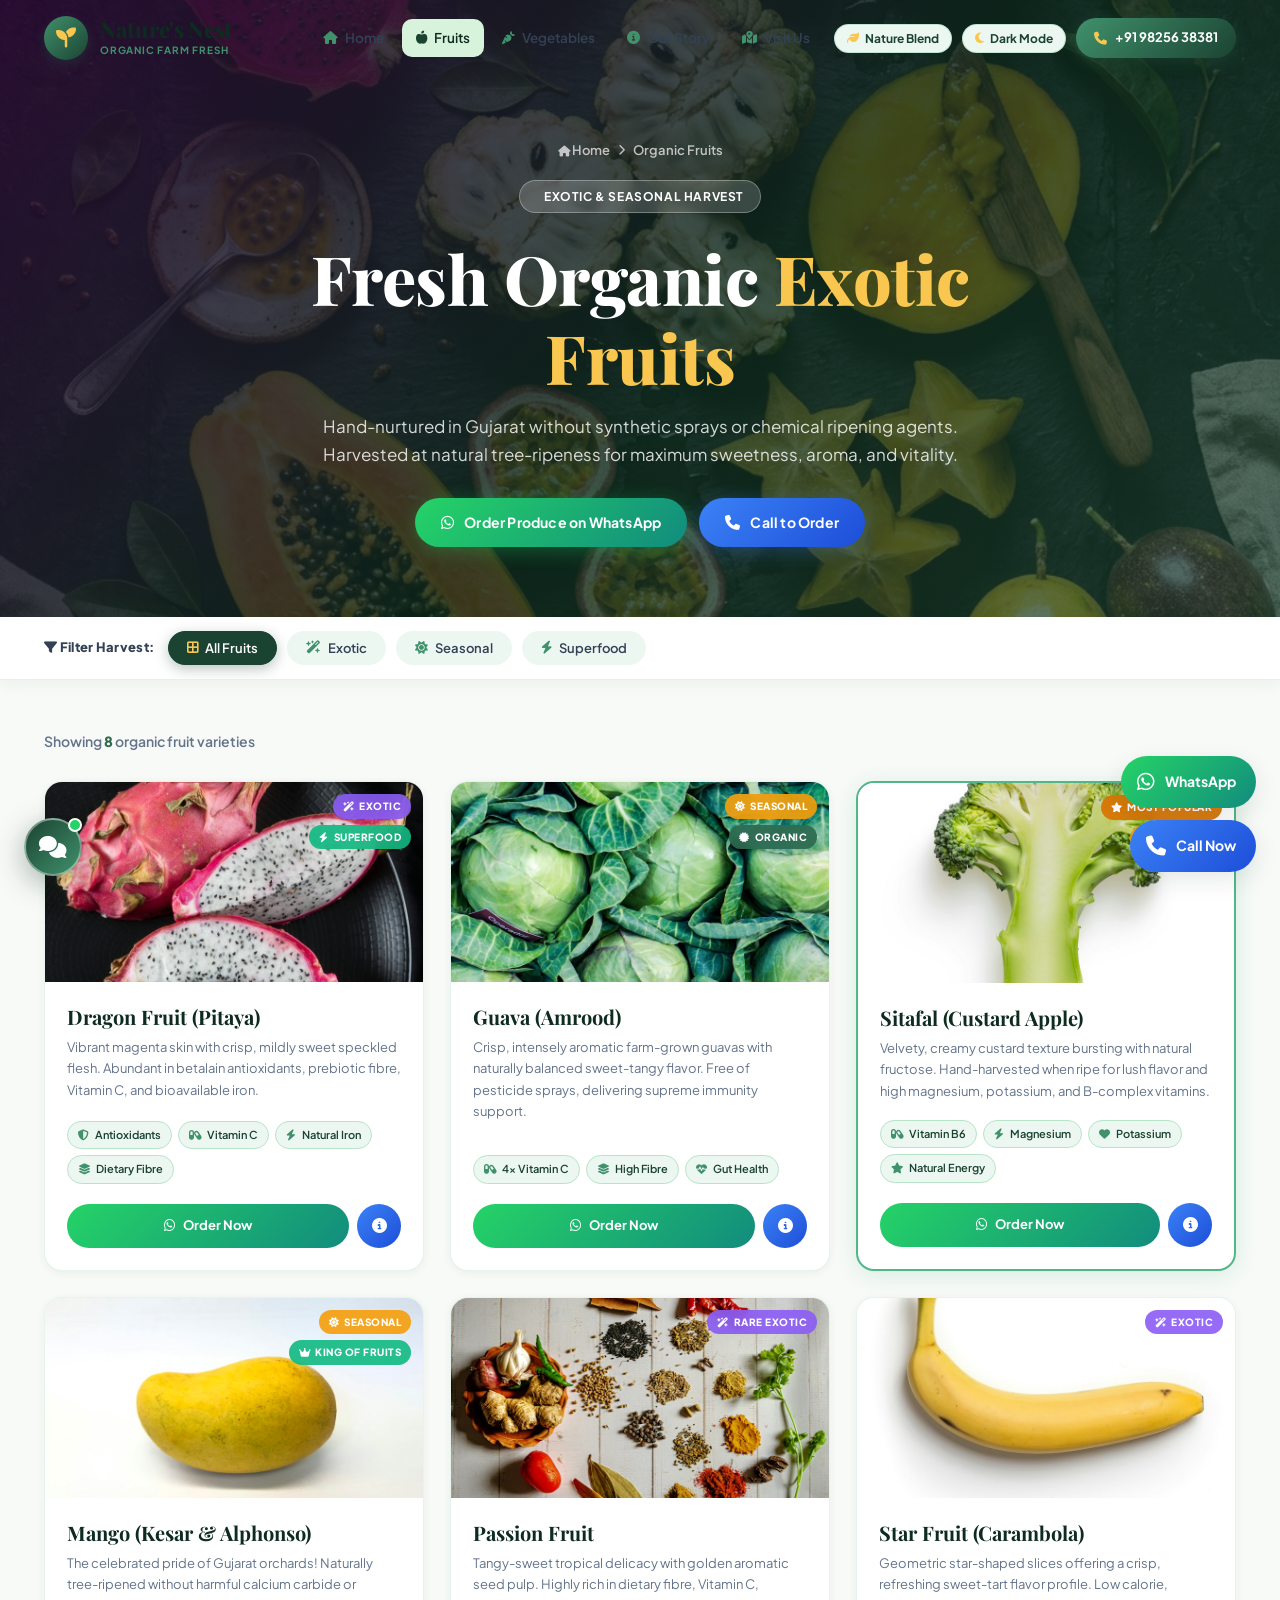
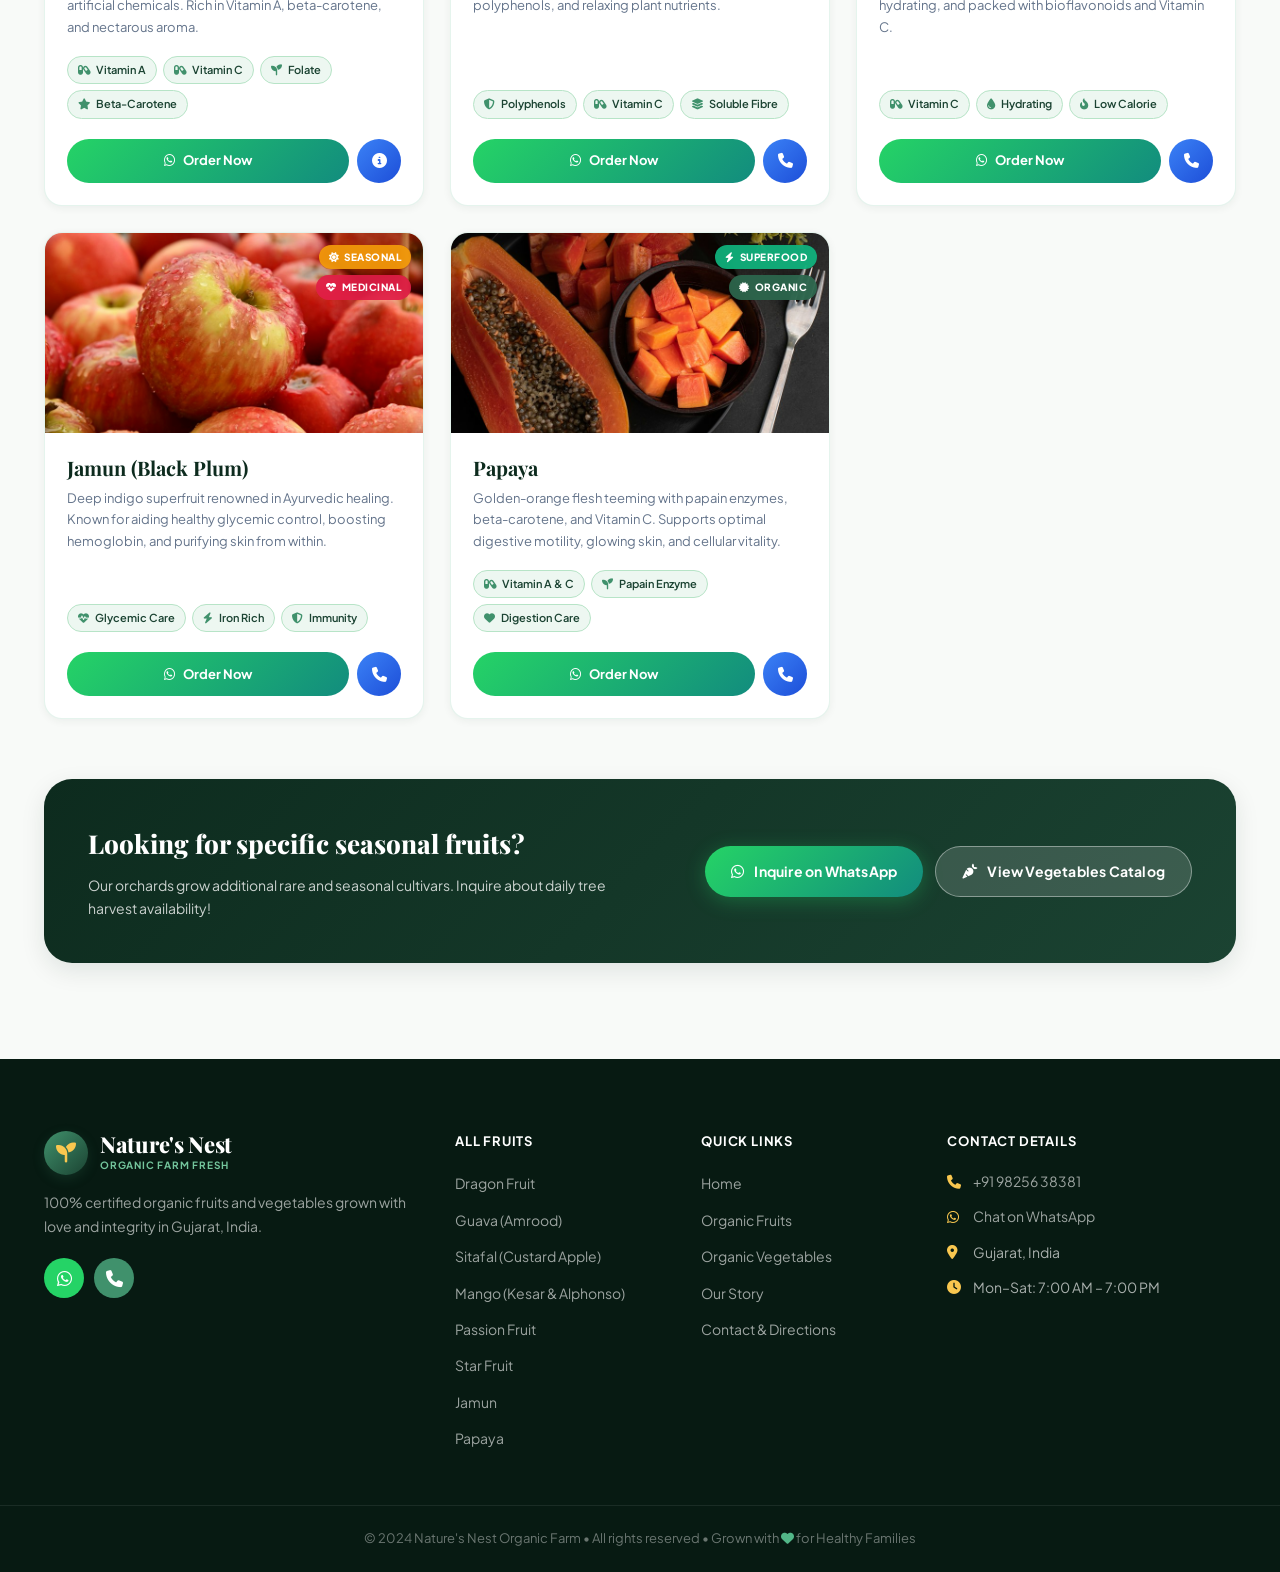
<file: fruits.html>
﻿<!DOCTYPE html>
<html lang="en">
<head>
  <meta charset="UTF-8" />
  <meta name="viewport" content="width=device-width, initial-scale=1.0" />

  <!-- ═══ PRIMARY SEO ═══ -->
  <title>Organic Fruits – Dragon Fruit, Guava, Sitafal, Mango | Nature's Nest Gujarat</title>
  <meta name="description" content="Buy 100% organic exotic fruits — Dragon Fruit, Guava, Sitafal (Custard Apple), Mango (Kesar/Alphonso), Passion Fruit, Star Fruit, Jamun and Papaya. Grown pesticide-free in Gujarat. Order: +91 9825638381" />
  <meta name="keywords" content="organic dragon fruit Gujarat, buy guava organic, sitafal custard apple farm, organic mango kesar alphonso, passion fruit India, buy exotic fruits Gujarat, Nature's Nest fruits" />
  <meta name="author" content="Nature's Nest Organic Farm" />
  <meta name="robots" content="index, follow" />
  <link rel="canonical" href="fruits.html" />

  <!-- ═══ OPEN GRAPH ═══ -->
  <meta property="og:type" content="website" />
  <meta property="og:title" content="Organic Exotic Fruits – Nature's Nest Farm, Gujarat" />
  <meta property="og:description" content="Dragon Fruit, Guava, Sitafal, Mango and more — 100% organic, no pesticides. Order via WhatsApp: +91 9825638381" />
  <meta property="og:image" content="images/fruits_collection.png" />
  <meta property="og:site_name" content="Nature's Nest Organic Farm" />

  <!-- ═══ STRUCTURED DATA ═══ -->
  <script type="application/ld+json">
  {
    "@context": "https://schema.org",
    "@type": "ItemList",
    "name": "Organic Fruits at Nature's Nest Farm",
    "description": "100% organic exotic and seasonal fruits grown pesticide-free in Gujarat, India.",
    "itemListElement": [
      { "@type": "ListItem", "position": 1, "name": "Dragon Fruit", "url": "product-detail.html?id=dragon-fruit" },
      { "@type": "ListItem", "position": 2, "name": "Guava (Amrood)", "url": "product-detail.html?id=guava" },
      { "@type": "ListItem", "position": 3, "name": "Sitafal (Custard Apple)", "url": "product-detail.html?id=sitafal" },
      { "@type": "ListItem", "position": 4, "name": "Mango Kesar Alphonso", "url": "product-detail.html?id=mango" },
      { "@type": "ListItem", "position": 5, "name": "Passion Fruit", "url": "product-detail.html?id=passion-fruit" },
      { "@type": "ListItem", "position": 6, "name": "Star Fruit Carambola", "url": "product-detail.html?id=star-fruit" },
      { "@type": "ListItem", "position": 7, "name": "Jamun Black Plum", "url": "product-detail.html?id=jamun" },
      { "@type": "ListItem", "position": 8, "name": "Papaya", "url": "product-detail.html?id=papaya" }
    ]
  }
  </script>

  <!-- ═══ GOOGLE FONTS ═══ -->
  <link rel="preconnect" href="https://fonts.googleapis.com" />
  <link rel="preconnect" href="https://fonts.gstatic.com" crossorigin />
  <link href="https://fonts.googleapis.com/css2?family=Playfair+Display:ital,wght@0,500;0,600;0,700;0,800;1,400&family=Plus+Jakarta+Sans:wght@300;400;500;600;700;800&display=swap" rel="stylesheet" />

  <!-- ═══ FONTAWESOME 6 ═══ -->
  <link rel="stylesheet" href="https://cdnjs.cloudflare.com/ajax/libs/font-awesome/6.5.1/css/all.min.css" />

  <!-- ═══ STYLESHEETS ═══ -->
  <link rel="stylesheet" href="css/shared.css" />
  <link rel="stylesheet" href="css/chatbot.css" />
  <link rel="stylesheet" href="css/products.css" />
</head>
<body class="fruits-page theme-fruits">

  <!-- ══ PAGE LOADER ══ -->
  <div class="page-loader" id="page-loader">
    <div class="loader-inner">
      <div class="loader-icon"><i class="fa-solid fa-apple-whole"></i></div>
      <div class="loader-bar"><div class="loader-fill"></div></div>
      <span>Selecting Peak Ripe Organic Fruits...</span>
    </div>
  </div>

  <div class="scroll-progress" id="scroll-progress"></div>

  <!-- ══ FLOATING BUTTONS ══ -->
  <div class="floating-buttons">
    <a href="https://wa.me/919825638381?text=Hello!%20I%20want%20to%20order%20organic%20fruits%20from%20Nature's%20Nest."
       class="fab-btn whatsapp-btn" id="whatsapp-float" target="_blank" rel="noopener" aria-label="Order on WhatsApp">
      <i class="fa-brands fa-whatsapp"></i>
      <span class="fab-label">WhatsApp</span>
    </a>
    <a href="tel:+919825638381" class="fab-btn call-btn" id="call-float" aria-label="Call +91 9825638381">
      <i class="fa-solid fa-phone"></i>
      <span class="fab-label">Call Now</span>
    </a>
  </div>

  <!-- ══ MAIN NAVIGATION ══ -->
  <header class="header" id="header">
    <div class="nav-container">
      <a href="index.html" class="logo" aria-label="Nature's Nest Home">
        <div class="logo-icon-wrap">
          <i class="fa-solid fa-seedling"></i>
        </div>
        <div class="logo-words">
          <span class="logo-name">Nature's Nest</span>
          <span class="logo-sub">Organic Farm Fresh</span>
        </div>
      </a>
      <nav class="nav-links" id="nav-links" aria-label="Main navigation">
        <a href="index.html" class="nav-link" id="nl-home"><i class="fa-solid fa-house"></i> Home</a>
        <a href="fruits.html" class="nav-link active" id="nl-fruits"><i class="fa-solid fa-apple-whole"></i> Fruits</a>
        <a href="vegetables.html" class="nav-link" id="nl-veg"><i class="fa-solid fa-carrot"></i> Vegetables</a>
        <a href="about.html" class="nav-link" id="nl-about"><i class="fa-solid fa-circle-info"></i> Our Story</a>
        <a href="contact.html" class="nav-link" id="nl-contact"><i class="fa-solid fa-map-location-dot"></i> Visit Us</a>
        <a href="tel:+919825638381" class="nav-cta" id="nl-call">
          <i class="fa-solid fa-phone"></i> +91 98256 38381
        </a>
      </nav>
      <button class="hamburger" id="hamburger" aria-label="Toggle menu" aria-expanded="false">
        <span></span><span></span><span></span>
      </button>
    </div>
  </header>

  <!-- ══ PAGE HERO BANNER ══ -->
  <section class="page-hero fruits-hero" aria-label="Fruits page hero">
    <div class="page-hero-bg">
      <img src="images/fruits_collection.png" alt="Organic exotic fruit collection" class="page-hero-img" fetchpriority="high" />
      <div class="page-hero-overlay fruits-overlay"></div>
    </div>
    
    <div class="page-hero-content">
      <nav class="breadcrumb" aria-label="Breadcrumb">
        <a href="index.html"><i class="fa-solid fa-house"></i> Home</a>
        <i class="fa-solid fa-chevron-right"></i>
        <span>Organic Fruits</span>
      </nav>
      <span class="section-pill light"><i class="fa-solid fa-sparkles"></i> Exotic &amp; Seasonal Harvest</span>
      <h1 class="page-hero-title">Fresh Organic <span class="txt-gold">Exotic Fruits</span></h1>
      <p class="page-hero-sub">
        Hand-nurtured in Gujarat without synthetic sprays or chemical ripening agents. 
        Harvested at natural tree-ripeness for maximum sweetness, aroma, and vitality.
      </p>
      <div class="page-hero-btns">
        <a href="https://wa.me/919825638381?text=Hi!%20I%20want%20to%20order%20organic%20fruits." class="btn btn-whatsapp" target="_blank" rel="noopener" id="fruits-wa-hero">
          <i class="fa-brands fa-whatsapp"></i> Order Produce on WhatsApp
        </a>
        <a href="tel:+919825638381" class="btn btn-call" id="fruits-call-hero">
          <i class="fa-solid fa-phone"></i> Call to Order
        </a>
      </div>
    </div>
  </section>

  <!-- ══ FILTER TOOLBAR ══ -->
  <div class="filter-bar" role="toolbar" aria-label="Filter fruits">
    <div class="container">
      <div class="filter-row">
        <span class="filter-label"><i class="fa-solid fa-filter"></i> Filter Harvest:</span>
        <button class="filter-btn active" data-filter="all" id="filter-all"><i class="fa-solid fa-border-all"></i> All Fruits</button>
        <button class="filter-btn" data-filter="exotic" id="filter-exotic"><i class="fa-solid fa-wand-magic-sparkles"></i> Exotic</button>
        <button class="filter-btn" data-filter="seasonal" id="filter-seasonal"><i class="fa-solid fa-sun"></i> Seasonal</button>
        <button class="filter-btn" data-filter="superfood" id="filter-super"><i class="fa-solid fa-bolt"></i> Superfood</button>
      </div>
    </div>
  </div>

  <!-- ══ FRUITS CATALOG GRID ══ -->
  <main class="products-main" id="fruits-main">
    <div class="container">
      <div class="prod-count reveal-up">Showing <span id="product-count">8</span> organic fruit varieties</div>

      <div class="prod-grid" id="prod-grid">

        <!-- 1. DRAGON FRUIT -->
        <article class="prod-card" id="dragon" data-category="exotic superfood" aria-label="Dragon Fruit">
          <a href="product-detail.html?id=dragon-fruit" class="prod-img-wrap" aria-label="View Dragon Fruit details">
            <img src="images/dragon_fruit.jpg" alt="Organic Dragon Fruit grown in Gujarat" class="prod-photo" loading="lazy" />
            <div class="prod-badges">
              <span class="pbadge exotic"><i class="fa-solid fa-wand-magic-sparkles"></i> Exotic</span>
              <span class="pbadge superfood"><i class="fa-solid fa-bolt"></i> Superfood</span>
            </div>
          </a>
          <div class="prod-body">
            <h2 class="prod-name"><a href="product-detail.html?id=dragon-fruit">Dragon Fruit (Pitaya)</a></h2>
            <p class="prod-desc">
              Vibrant magenta skin with crisp, mildly sweet speckled flesh. Abundant in betalain antioxidants, prebiotic fibre, Vitamin C, and bioavailable iron.
            </p>
            <div class="prod-nutrients">
              <span><i class="fa-solid fa-shield-halved"></i> Antioxidants</span>
              <span><i class="fa-solid fa-capsules"></i> Vitamin C</span>
              <span><i class="fa-solid fa-bolt"></i> Natural Iron</span>
              <span><i class="fa-solid fa-layer-group"></i> Dietary Fibre</span>
            </div>
            <div class="prod-actions">
              <a href="https://wa.me/919825638381?text=I%20want%20to%20order%20Dragon%20Fruit%20from%20Nature's%20Nest" 
                 class="prod-wa-btn" target="_blank" rel="noopener" id="order-dragon">
                <i class="fa-brands fa-whatsapp"></i> Order Now
              </a>
              <a href="product-detail.html?id=dragon-fruit" class="prod-call-btn" title="View Full Profile">
                <i class="fa-solid fa-circle-info"></i>
              </a>
            </div>
          </div>
        </article>

        <!-- 2. GUAVA -->
        <article class="prod-card" id="guava" data-category="seasonal" aria-label="Guava">
          <a href="product-detail.html?id=guava" class="prod-img-wrap" aria-label="View Guava details">
            <img src="images/guava.jpg" alt="Organic Guava Amrood fresh from farm" class="prod-photo" loading="lazy" />
            <div class="prod-badges">
              <span class="pbadge seasonal"><i class="fa-solid fa-sun"></i> Seasonal</span>
              <span class="pbadge organic"><i class="fa-solid fa-certificate"></i> Organic</span>
            </div>
          </a>
          <div class="prod-body">
            <h2 class="prod-name"><a href="product-detail.html?id=guava">Guava (Amrood)</a></h2>
            <p class="prod-desc">
              Crisp, intensely aromatic farm-grown guavas with naturally balanced sweet-tangy flavor. Free of pesticide sprays, delivering supreme immunity support.
            </p>
            <div class="prod-nutrients">
              <span><i class="fa-solid fa-capsules"></i> 4x Vitamin C</span>
              <span><i class="fa-solid fa-layer-group"></i> High Fibre</span>
              <span><i class="fa-solid fa-heart-pulse"></i> Gut Health</span>
            </div>
            <div class="prod-actions">
              <a href="https://wa.me/919825638381?text=I%20want%20to%20order%20Guava%20(Amrood)%20from%20Nature's%20Nest"
                 class="prod-wa-btn" target="_blank" rel="noopener" id="order-guava">
                <i class="fa-brands fa-whatsapp"></i> Order Now
              </a>
              <a href="product-detail.html?id=guava" class="prod-call-btn" title="View Full Profile">
                <i class="fa-solid fa-circle-info"></i>
              </a>
            </div>
          </div>
        </article>

        <!-- 3. SITAFAL -->
        <article class="prod-card featured-card" id="sitafal" data-category="seasonal" aria-label="Sitafal Custard Apple">
          <a href="product-detail.html?id=sitafal" class="prod-img-wrap" aria-label="View Sitafal details">
            <img src="images/sitafal.jpg" alt="Organic Sitafal Custard Apple hand-picked in Gujarat" class="prod-photo" loading="lazy" />
            <div class="prod-badges">
              <span class="pbadge popular"><i class="fa-solid fa-star"></i> Most Popular</span>
              <span class="pbadge seasonal"><i class="fa-solid fa-sun"></i> Seasonal</span>
            </div>
          </a>
          <div class="prod-body">
            <h2 class="prod-name"><a href="product-detail.html?id=sitafal">Sitafal (Custard Apple)</a></h2>
            <p class="prod-desc">
              Velvety, creamy custard texture bursting with natural fructose. Hand-harvested when ripe for lush flavor and high magnesium, potassium, and B-complex vitamins.
            </p>
            <div class="prod-nutrients">
              <span><i class="fa-solid fa-capsules"></i> Vitamin B6</span>
              <span><i class="fa-solid fa-bolt"></i> Magnesium</span>
              <span><i class="fa-solid fa-heart"></i> Potassium</span>
              <span><i class="fa-solid fa-star"></i> Natural Energy</span>
            </div>
            <div class="prod-actions">
              <a href="https://wa.me/919825638381?text=I%20want%20to%20order%20Sitafal%20(Custard%20Apple)%20from%20Nature's%20Nest"
                 class="prod-wa-btn" target="_blank" rel="noopener" id="order-sitafal">
                <i class="fa-brands fa-whatsapp"></i> Order Now
              </a>
              <a href="product-detail.html?id=sitafal" class="prod-call-btn" title="View Full Profile">
                <i class="fa-solid fa-circle-info"></i>
              </a>
            </div>
          </div>
        </article>

        <!-- 4. MANGO -->
        <article class="prod-card" id="mango" data-category="seasonal superfood" aria-label="Mango">
          <a href="product-detail.html?id=mango" class="prod-img-wrap" aria-label="View Mango details">
            <img src="images/mango.jpg" alt="Organic Kesar and Alphonso Mangoes" class="prod-photo" loading="lazy" />
            <div class="prod-badges">
              <span class="pbadge seasonal"><i class="fa-solid fa-sun"></i> Seasonal</span>
              <span class="pbadge superfood"><i class="fa-solid fa-crown"></i> King of Fruits</span>
            </div>
          </a>
          <div class="prod-body">
            <h2 class="prod-name"><a href="product-detail.html?id=mango">Mango (Kesar &amp; Alphonso)</a></h2>
            <p class="prod-desc">
              The celebrated pride of Gujarat orchards! Naturally tree-ripened without harmful calcium carbide or artificial chemicals. Rich in Vitamin A, beta-carotene, and nectarous aroma.
            </p>
            <div class="prod-nutrients">
              <span><i class="fa-solid fa-capsules"></i> Vitamin A</span>
              <span><i class="fa-solid fa-capsules"></i> Vitamin C</span>
              <span><i class="fa-solid fa-seedling"></i> Folate</span>
              <span><i class="fa-solid fa-star"></i> Beta-Carotene</span>
            </div>
            <div class="prod-actions">
              <a href="https://wa.me/919825638381?text=I%20want%20to%20order%20Organic%20Mango%20(Kesar%2FAlphonso)%20from%20Nature's%20Nest"
                 class="prod-wa-btn" target="_blank" rel="noopener" id="order-mango">
                <i class="fa-brands fa-whatsapp"></i> Order Now
              </a>
              <a href="product-detail.html?id=mango" class="prod-call-btn" title="View Full Profile">
                <i class="fa-solid fa-circle-info"></i>
              </a>
            </div>
          </div>
        </article>

        <!-- 5. PASSION FRUIT -->
        <article class="prod-card" id="passion" data-category="exotic" aria-label="Passion Fruit">
          <a href="product-detail.html?id=dragon-fruit" class="prod-img-wrap" aria-label="View Passion Fruit details">
            <img src="images/passion_fruit.jpg" alt="Organic Passion Fruit sliced fresh" class="prod-photo" loading="lazy" />
            <div class="prod-badges">
              <span class="pbadge exotic"><i class="fa-solid fa-wand-magic-sparkles"></i> Rare Exotic</span>
            </div>
          </a>
          <div class="prod-body">
            <h2 class="prod-name">Passion Fruit</h2>
            <p class="prod-desc">
              Tangy-sweet tropical delicacy with golden aromatic seed pulp. Highly rich in dietary fibre, Vitamin C, polyphenols, and relaxing plant nutrients.
            </p>
            <div class="prod-nutrients">
              <span><i class="fa-solid fa-shield-halved"></i> Polyphenols</span>
              <span><i class="fa-solid fa-capsules"></i> Vitamin C</span>
              <span><i class="fa-solid fa-layer-group"></i> Soluble Fibre</span>
            </div>
            <div class="prod-actions">
              <a href="https://wa.me/919825638381?text=I%20want%20to%20order%20Passion%20Fruit%20from%20Nature's%20Nest"
                 class="prod-wa-btn" target="_blank" rel="noopener" id="order-passion">
                <i class="fa-brands fa-whatsapp"></i> Order Now
              </a>
              <a href="tel:+919825638381" class="prod-call-btn" aria-label="Call to order Passion Fruit">
                <i class="fa-solid fa-phone"></i>
              </a>
            </div>
          </div>
        </article>

        <!-- 6. STAR FRUIT -->
        <article class="prod-card" id="starfruit" data-category="exotic" aria-label="Star Fruit Carambola">
          <a href="product-detail.html?id=dragon-fruit" class="prod-img-wrap" aria-label="View Star Fruit details">
            <img src="images/star_fruit.jpg" alt="Crisp Organic Star Fruit Carambola" class="prod-photo" loading="lazy" />
            <div class="prod-badges">
              <span class="pbadge exotic"><i class="fa-solid fa-wand-magic-sparkles"></i> Exotic</span>
            </div>
          </a>
          <div class="prod-body">
            <h2 class="prod-name">Star Fruit (Carambola)</h2>
            <p class="prod-desc">
              Geometric star-shaped slices offering a crisp, refreshing sweet-tart flavor profile. Low calorie, hydrating, and packed with bioflavonoids and Vitamin C.
            </p>
            <div class="prod-nutrients">
              <span><i class="fa-solid fa-capsules"></i> Vitamin C</span>
              <span><i class="fa-solid fa-droplet"></i> Hydrating</span>
              <span><i class="fa-solid fa-fire-flame-curved"></i> Low Calorie</span>
            </div>
            <div class="prod-actions">
              <a href="https://wa.me/919825638381?text=I%20want%20to%20order%20Star%20Fruit%20(Carambola)%20from%20Nature's%20Nest"
                 class="prod-wa-btn" target="_blank" rel="noopener" id="order-star">
                <i class="fa-brands fa-whatsapp"></i> Order Now
              </a>
              <a href="tel:+919825638381" class="prod-call-btn" aria-label="Call to order Star Fruit">
                <i class="fa-solid fa-phone"></i>
              </a>
            </div>
          </div>
        </article>

        <!-- 7. JAMUN -->
        <article class="prod-card" id="jamun" data-category="seasonal superfood" aria-label="Jamun Black Plum">
          <a href="product-detail.html?id=dragon-fruit" class="prod-img-wrap" aria-label="View Jamun details">
            <img src="images/jamun.jpg" alt="Organic Jamun Black Plum fruit" class="prod-photo" loading="lazy" />
            <div class="prod-badges">
              <span class="pbadge seasonal"><i class="fa-solid fa-sun"></i> Seasonal</span>
              <span class="pbadge medicinal"><i class="fa-solid fa-heart-pulse"></i> Medicinal</span>
            </div>
          </a>
          <div class="prod-body">
            <h2 class="prod-name">Jamun (Black Plum)</h2>
            <p class="prod-desc">
              Deep indigo superfruit renowned in Ayurvedic healing. Known for aiding healthy glycemic control, boosting hemoglobin, and purifying skin from within.
            </p>
            <div class="prod-nutrients">
              <span><i class="fa-solid fa-heart-pulse"></i> Glycemic Care</span>
              <span><i class="fa-solid fa-bolt"></i> Iron Rich</span>
              <span><i class="fa-solid fa-shield-halved"></i> Immunity</span>
            </div>
            <div class="prod-actions">
              <a href="https://wa.me/919825638381?text=I%20want%20to%20order%20Jamun%20(Black%20Plum)%20from%20Nature's%20Nest"
                 class="prod-wa-btn" target="_blank" rel="noopener" id="order-jamun">
                <i class="fa-brands fa-whatsapp"></i> Order Now
              </a>
              <a href="tel:+919825638381" class="prod-call-btn" aria-label="Call to order Jamun">
                <i class="fa-solid fa-phone"></i>
              </a>
            </div>
          </div>
        </article>

        <!-- 8. PAPAYA -->
        <article class="prod-card" id="papaya" data-category="superfood" aria-label="Papaya">
          <a href="product-detail.html?id=dragon-fruit" class="prod-img-wrap" aria-label="View Papaya details">
            <img src="images/papaya.jpg" alt="Organic Papaya tree-ripened" class="prod-photo" loading="lazy" />
            <div class="prod-badges">
              <span class="pbadge superfood"><i class="fa-solid fa-bolt"></i> Superfood</span>
              <span class="pbadge organic"><i class="fa-solid fa-certificate"></i> Organic</span>
            </div>
          </a>
          <div class="prod-body">
            <h2 class="prod-name">Papaya</h2>
            <p class="prod-desc">
              Golden-orange flesh teeming with papain enzymes, beta-carotene, and Vitamin C. Supports optimal digestive motility, glowing skin, and cellular vitality.
            </p>
            <div class="prod-nutrients">
              <span><i class="fa-solid fa-capsules"></i> Vitamin A &amp; C</span>
              <span><i class="fa-solid fa-seedling"></i> Papain Enzyme</span>
              <span><i class="fa-solid fa-heart"></i> Digestion Care</span>
            </div>
            <div class="prod-actions">
              <a href="https://wa.me/919825638381?text=I%20want%20to%20order%20Papaya%20from%20Nature's%20Nest"
                 class="prod-wa-btn" target="_blank" rel="noopener" id="order-papaya">
                <i class="fa-brands fa-whatsapp"></i> Order Now
              </a>
              <a href="tel:+919825638381" class="prod-call-btn" aria-label="Call to order Papaya">
                <i class="fa-solid fa-phone"></i>
              </a>
            </div>
          </div>
        </article>

      </div>

      <!-- ══ CTA BANNER ══ -->
      <div class="page-cta-banner reveal-up">
        <div class="cta-banner-inner">
          <div class="cta-banner-text">
            <h3>Looking for specific seasonal fruits?</h3>
            <p>Our orchards grow additional rare and seasonal cultivars. Inquire about daily tree harvest availability!</p>
          </div>
          <div class="cta-banner-btns">
            <a href="https://wa.me/919825638381?text=Hi!%20Can%20you%20tell%20me%20what%20organic%20fruits%20are%20available%20today?"
               class="btn btn-whatsapp" target="_blank" rel="noopener" id="fruits-enquiry">
              <i class="fa-brands fa-whatsapp"></i> Inquire on WhatsApp
            </a>
            <a href="vegetables.html" class="btn btn-outline-light" id="go-to-veg">
              <i class="fa-solid fa-carrot"></i> View Vegetables Catalog
            </a>
          </div>
        </div>
      </div>

    </div>
  </main>

  <!-- ══ FOOTER ══ -->
  <footer class="footer" aria-label="Site footer">
    <div class="footer-top">
      <div class="container">
        <div class="footer-grid">
          <div class="footer-brand">
            <div class="logo">
              <div class="logo-icon-wrap">
                <i class="fa-solid fa-seedling"></i>
              </div>
              <div class="logo-words">
                <span class="logo-name">Nature's Nest</span>
                <span class="logo-sub">Organic Farm Fresh</span>
              </div>
            </div>
            <p class="footer-tagline">100% certified organic fruits and vegetables grown with love and integrity in Gujarat, India.</p>
            <div class="footer-socials">
              <a href="https://wa.me/919825638381" class="fsoc wa" aria-label="WhatsApp" target="_blank" rel="noopener"><i class="fa-brands fa-whatsapp"></i></a>
              <a href="tel:+919825638381" class="fsoc ph" aria-label="Phone"><i class="fa-solid fa-phone"></i></a>
            </div>
          </div>
          <div class="footer-col">
            <h5>All Fruits</h5>
            <ul>
              <li><a href="product-detail.html?id=dragon-fruit">Dragon Fruit</a></li>
              <li><a href="product-detail.html?id=guava">Guava (Amrood)</a></li>
              <li><a href="product-detail.html?id=sitafal">Sitafal (Custard Apple)</a></li>
              <li><a href="product-detail.html?id=mango">Mango (Kesar &amp; Alphonso)</a></li>
              <li><a href="#passion">Passion Fruit</a></li>
              <li><a href="#starfruit">Star Fruit</a></li>
              <li><a href="#jamun">Jamun</a></li>
              <li><a href="#papaya">Papaya</a></li>
            </ul>
          </div>
          <div class="footer-col">
            <h5>Quick Links</h5>
            <ul>
              <li><a href="index.html">Home</a></li>
              <li><a href="fruits.html">Organic Fruits</a></li>
              <li><a href="vegetables.html">Organic Vegetables</a></li>
              <li><a href="about.html">Our Story</a></li>
              <li><a href="contact.html">Contact &amp; Directions</a></li>
            </ul>
          </div>
          <div class="footer-col">
            <h5>Contact Details</h5>
            <div class="footer-contact">
              <a href="tel:+919825638381" class="fc-item"><i class="fa-solid fa-phone"></i> +91 98256 38381</a>
              <a href="https://wa.me/919825638381" class="fc-item" target="_blank" rel="noopener"><i class="fa-brands fa-whatsapp"></i> Chat on WhatsApp</a>
              <span class="fc-item"><i class="fa-solid fa-location-dot"></i> Gujarat, India</span>
              <span class="fc-item"><i class="fa-solid fa-clock"></i> Mon–Sat: 7:00 AM – 7:00 PM</span>
            </div>
          </div>
        </div>
      </div>
    </div>
    <div class="footer-bottom">
      <div class="container">
        <p>&copy; 2024 Nature's Nest Organic Farm &bull; All rights reserved &bull; Grown with <i class="fa-solid fa-heart" style="color: #52b788;"></i> for Healthy Families</p>
      </div>
    </div>
  </footer>

  <!-- ══ SCRIPTS ══ -->
  <script src="js/shared.js"></script>
  <script src="js/chatbot.js"></script>
  <script src="js/products.js"></script>
</body>
</html>
</file>
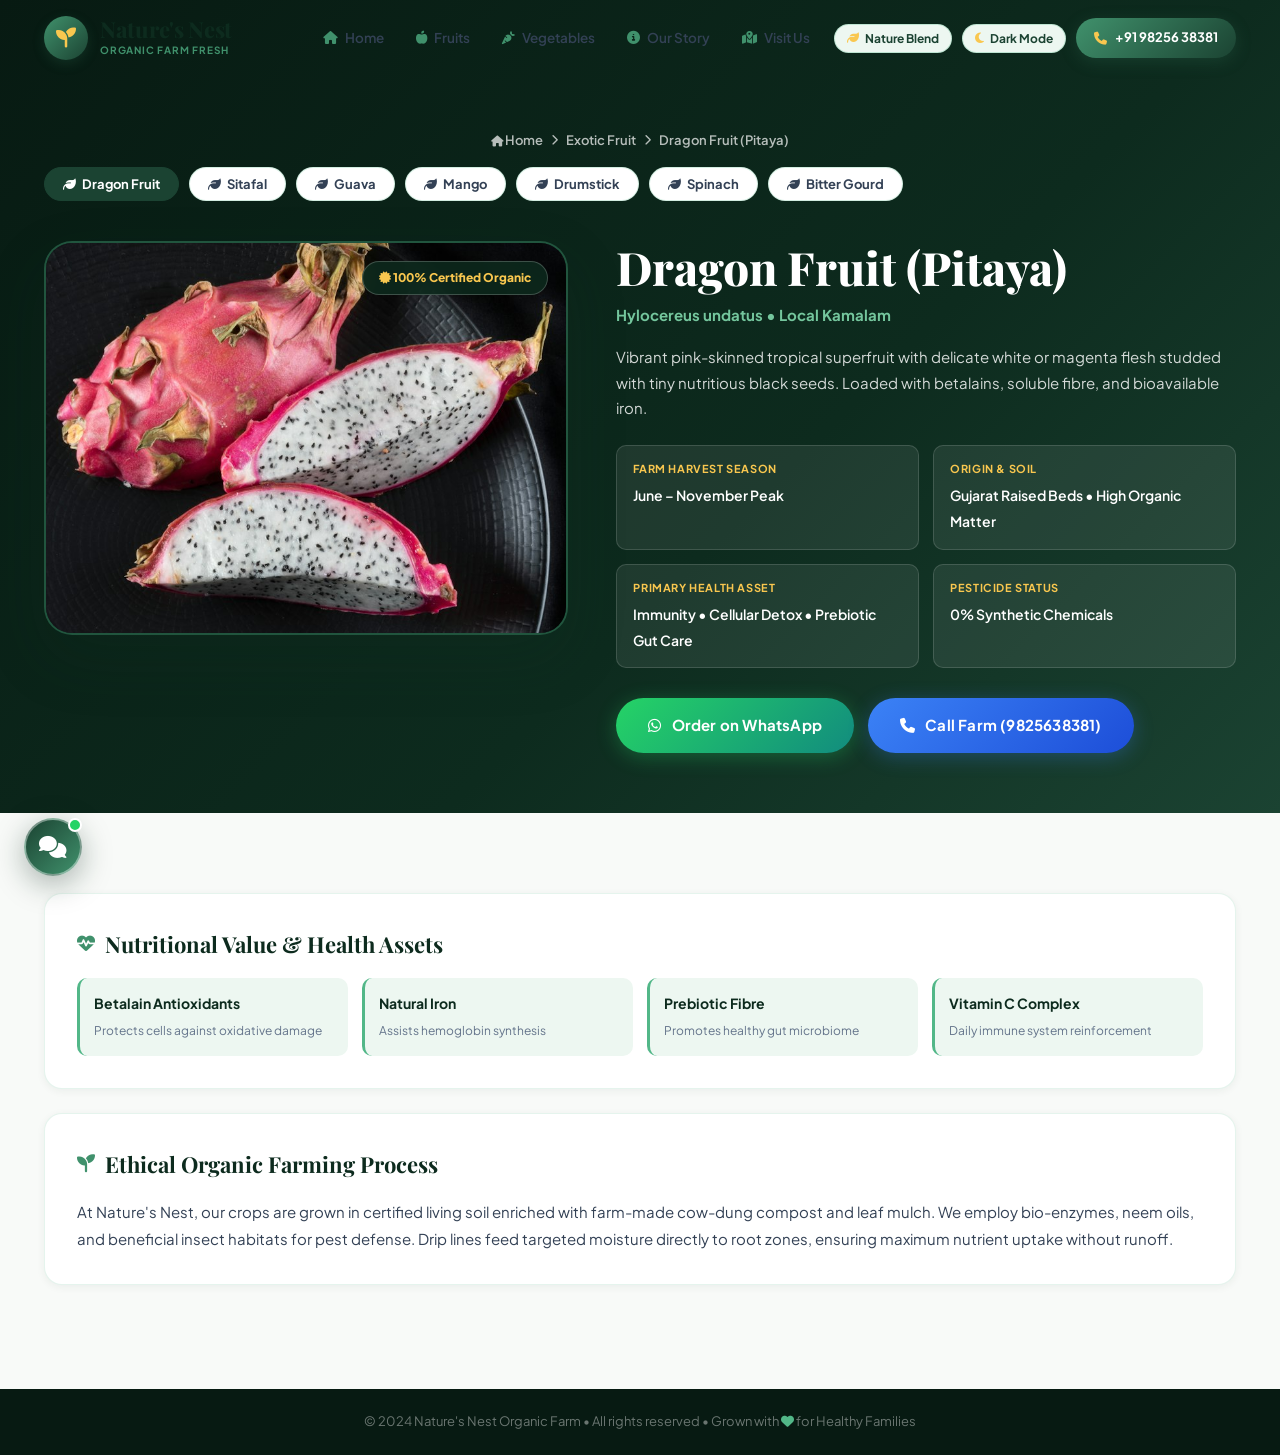
<file: product-detail.html>
﻿<!DOCTYPE html>
<html lang="en">
<head>
  <meta charset="UTF-8" />
  <meta name="viewport" content="width=device-width, initial-scale=1.0" />

  <title>Produce Profile &amp; Nutrition | Nature's Nest Organic Farm</title>
  <meta name="description" content="Explore full organic nutrition profiles, health benefits, and harvest cycles for farm-fresh fruits and vegetables grown in Gujarat, India." />
  <meta name="robots" content="index, follow" />

  <!-- Google Fonts -->
  <link rel="preconnect" href="https://fonts.googleapis.com" />
  <link rel="preconnect" href="https://fonts.gstatic.com" crossorigin />
  <link href="https://fonts.googleapis.com/css2?family=Playfair+Display:ital,wght@0,500;0,600;0,700;0,800;1,400&family=Plus+Jakarta+Sans:wght@300;400;500;600;700;800&display=swap" rel="stylesheet" />

  <!-- FontAwesome 6 -->
  <link rel="stylesheet" href="https://cdnjs.cloudflare.com/ajax/libs/font-awesome/6.5.1/css/all.min.css" />

  <!-- Stylesheets -->
  <link rel="stylesheet" href="css/shared.css" />
  <link rel="stylesheet" href="css/chatbot.css" />
  <link rel="stylesheet" href="css/products.css" />

  <style>
    .detail-hero {
      padding: 130px 0 60px;
      background: linear-gradient(135deg, var(--g950) 0%, var(--g900) 60%, var(--g800) 100%);
      color: #fff;
    }
    .detail-layout {
      display: grid;
      grid-template-columns: 1.1fr 1.3fr;
      gap: 48px;
      align-items: start;
      margin-top: 30px;
    }
    .detail-img-box {
      border-radius: var(--r-lg);
      overflow: hidden;
      box-shadow: var(--sh-xl);
      border: 2px solid rgba(82,183,136,0.3);
      position: relative;
      background: var(--g900);
      aspect-ratio: 4/3;
    }
    .detail-img-box img {
      width: 100%;
      height: 100%;
      object-fit: cover;
      transition: transform 0.6s ease;
    }
    .detail-img-box:hover img {
      transform: scale(1.05);
    }
    .detail-badge-float {
      position: absolute;
      top: 18px;
      right: 18px;
      background: rgba(13,43,30,0.85);
      backdrop-filter: blur(8px);
      padding: 6px 16px;
      border-radius: var(--r-full);
      font-size: 12px;
      font-weight: 800;
      color: var(--gold);
      border: 1px solid rgba(255,255,255,0.2);
    }
    .detail-title {
      font-family: 'Playfair Display', serif;
      font-size: clamp(32px, 4vw, 46px);
      font-weight: 800;
      color: #fff;
      line-height: 1.15;
      margin-bottom: 8px;
    }
    .detail-sub-name {
      font-size: 15px;
      color: var(--g400);
      font-weight: 700;
      margin-bottom: 16px;
      display: inline-block;
    }
    .detail-intro {
      font-size: 15px;
      color: rgba(255,255,255,0.82);
      line-height: 1.7;
      margin-bottom: 24px;
    }
    .detail-specs-grid {
      display: grid;
      grid-template-columns: repeat(2, 1fr);
      gap: 14px;
      margin-bottom: 30px;
    }
    .spec-card {
      background: rgba(255,255,255,0.08);
      border: 1px solid rgba(255,255,255,0.14);
      border-radius: var(--r-sm);
      padding: 14px 16px;
    }
    .spec-card strong {
      display: block;
      font-size: 11px;
      color: var(--gold);
      text-transform: uppercase;
      letter-spacing: 0.6px;
      margin-bottom: 4px;
    }
    .spec-card span {
      font-size: 14px;
      color: #fff;
      font-weight: 600;
    }
    .detail-actions {
      display: flex;
      gap: 14px;
      flex-wrap: wrap;
    }
    .detail-tabs-section {
      padding: 80px 0;
      background: var(--bg-light);
    }
    .info-card {
      background: #fff;
      border-radius: var(--r-md);
      padding: 32px;
      box-shadow: var(--sh-sm);
      border: 1px solid rgba(82,183,136,0.15);
      margin-bottom: 24px;
    }
    .info-card h3 {
      font-family: 'Playfair Display', serif;
      font-size: 22px;
      color: var(--g900);
      margin-bottom: 16px;
      display: flex;
      align-items: center;
      gap: 10px;
    }
    .info-card h3 i {
      color: var(--g600);
      font-size: 18px;
    }
    .nutrition-list {
      display: grid;
      grid-template-columns: repeat(auto-fit, minmax(180px, 1fr));
      gap: 14px;
    }
    .nutrition-item {
      background: var(--bg-alt);
      padding: 14px;
      border-radius: var(--r-sm);
      border-left: 3px solid var(--g500);
    }
    .nutrition-item b {
      display: block;
      font-size: 14px;
      color: var(--g900);
    }
    .nutrition-item small {
      color: var(--txt-light);
      font-size: 12px;
    }
    .produce-selector-bar {
      margin-bottom: 30px;
      display: flex;
      gap: 10px;
      overflow-x: auto;
      padding-bottom: 10px;
      scrollbar-width: none;
    }
    .produce-select-btn {
      padding: 8px 18px;
      border-radius: var(--r-full);
      background: #fff;
      border: 1px solid rgba(82,183,136,0.25);
      font-size: 13px;
      font-weight: 700;
      color: var(--txt-mid);
      cursor: pointer;
      white-space: nowrap;
      transition: all 0.2s ease;
      display: inline-flex;
      align-items: center;
      gap: 6px;
    }
    .produce-select-btn:hover, .produce-select-btn.active {
      background: var(--g800);
      color: #fff;
      border-color: var(--g800);
    }
    @media (max-width: 900px) {
      .detail-layout {
        grid-template-columns: 1fr;
        gap: 32px;
      }
    }
  </style>
</head>
<body>

  <!-- Navigation -->
  <header class="header scrolled" id="header">
    <div class="nav-container">
      <a href="index.html" class="logo" aria-label="Nature's Nest Home">
        <div class="logo-icon-wrap">
          <i class="fa-solid fa-seedling"></i>
        </div>
        <div class="logo-words">
          <span class="logo-name">Nature's Nest</span>
          <span class="logo-sub">Organic Farm Fresh</span>
        </div>
      </a>

      <nav class="nav-links" id="nav-links">
        <a href="index.html" class="nav-link"><i class="fa-solid fa-house"></i> Home</a>
        <a href="fruits.html" class="nav-link"><i class="fa-solid fa-apple-whole"></i> Fruits</a>
        <a href="vegetables.html" class="nav-link"><i class="fa-solid fa-carrot"></i> Vegetables</a>
        <a href="about.html" class="nav-link"><i class="fa-solid fa-circle-info"></i> Our Story</a>
        <a href="contact.html" class="nav-link"><i class="fa-solid fa-map-location-dot"></i> Visit Us</a>
        <a href="tel:+919825638381" class="nav-cta">
          <i class="fa-solid fa-phone"></i> +91 98256 38381
        </a>
      </nav>

      <button class="hamburger" id="hamburger" aria-label="Toggle menu">
        <span></span><span></span><span></span>
      </button>
    </div>
  </header>

  <!-- Detail Hero Area -->
  <section class="detail-hero" aria-label="Produce Detailed Overview">
    <div class="container">
      <nav class="breadcrumb" aria-label="Breadcrumb">
        <a href="index.html"><i class="fa-solid fa-house"></i> Home</a>
        <i class="fa-solid fa-chevron-right"></i>
        <a href="fruits.html" id="breadcrumb-category">Catalog</a>
        <i class="fa-solid fa-chevron-right"></i>
        <span id="breadcrumb-title">Produce Detail</span>
      </nav>

      <!-- Quick produce switcher pills -->
      <div class="produce-selector-bar" id="selector-bar">
        <!-- Rendered by JS -->
      </div>

      <div class="detail-layout">
        <div class="detail-img-box">
          <img id="detail-img" src="images/dragon_fruit.jpg" alt="Organic Produce photo" />
          <div class="detail-badge-float" id="detail-category-badge">
            <i class="fa-solid fa-certificate"></i> 100% Certified Organic
          </div>
        </div>

        <div class="detail-text-col">
          <h1 class="detail-title" id="detail-name">Dragon Fruit (Pitaya)</h1>
          <span class="detail-sub-name" id="detail-botanical">Hylocereus undatus &bull; Kamalam (Gujarat)</span>
          <p class="detail-intro" id="detail-desc">
            Organically cultivated on our trellis orchard in Gujarat. Hand-picked at peak color without ethylene ripening. Rich in betalains, prebiotic dietary fiber, and natural vitamin complex.
          </p>

          <div class="detail-specs-grid">
            <div class="spec-card">
              <strong>Farm Harvest Season</strong>
              <span id="detail-season">June to November</span>
            </div>
            <div class="spec-card">
              <strong>Origin &amp; Soil</strong>
              <span id="detail-soil">Compost-Enriched Gujarat Loam</span>
            </div>
            <div class="spec-card">
              <strong>Primary Health Asset</strong>
              <span id="detail-health">Cellular Antioxidants &amp; Iron</span>
            </div>
            <div class="spec-card">
              <strong>Pesticide Status</strong>
              <span>0% Synthetic Chemicals</span>
            </div>
          </div>

          <div class="detail-actions">
            <a href="https://wa.me/919825638381" target="_blank" rel="noopener" class="btn btn-whatsapp btn-xl" id="detail-wa-btn">
              <i class="fa-brands fa-whatsapp"></i> Order on WhatsApp
            </a>
            <a href="tel:+919825638381" class="btn btn-call btn-xl">
              <i class="fa-solid fa-phone"></i> Call Farm (9825638381)
            </a>
          </div>
        </div>
      </div>
    </div>
  </section>

  <!-- Detailed Tabs & Content -->
  <section class="detail-tabs-section">
    <div class="container">
      <div class="info-card">
        <h3><i class="fa-solid fa-heart-pulse"></i> Nutritional Value &amp; Health Assets</h3>
        <div class="nutrition-list" id="detail-nutrition">
          <!-- Rendered by JS -->
        </div>
      </div>

      <div class="info-card">
        <h3><i class="fa-solid fa-seedling"></i> Ethical Organic Farming Process</h3>
        <p style="font-size: 15px; color: var(--txt-mid); line-height: 1.8;" id="detail-farming">
          At Nature's Nest, our crops are grown in certified living soil enriched with farm-made cow-dung compost and leaf mulch. 
          We employ bio-enzymes, neem oils, and beneficial insect habitats for pest defense. Drip lines feed targeted moisture directly to root zones, ensuring maximum nutrient uptake without runoff.
        </p>
      </div>
    </div>
  </section>

  <!-- Footer -->
  <footer class="footer" aria-label="Site footer">
    <div class="footer-bottom">
      <div class="container">
        <p>&copy; 2024 Nature's Nest Organic Farm &bull; All rights reserved &bull; Grown with <i class="fa-solid fa-heart" style="color: #52b788;"></i> for Healthy Families</p>
      </div>
    </div>
  </footer>

  <script src="js/shared.js"></script>
  <script src="js/chatbot.js"></script>
  <script>
    // Produce database
    var produceDB = {
      'dragon-fruit': {
        name: 'Dragon Fruit (Pitaya)',
        category: 'Exotic Fruit',
        catLink: 'fruits.html',
        botanical: 'Hylocereus undatus &bull; Local Kamalam',
        img: 'images/dragon_fruit.jpg',
        desc: 'Vibrant pink-skinned tropical superfruit with delicate white or magenta flesh studded with tiny nutritious black seeds. Loaded with betalains, soluble fibre, and bioavailable iron.',
        season: 'June – November Peak',
        soil: 'Gujarat Raised Beds &bull; High Organic Matter',
        health: 'Immunity &bull; Cellular Detox &bull; Prebiotic Gut Care',
        nutrition: [
          { label: 'Betalain Antioxidants', note: 'Protects cells against oxidative damage' },
          { label: 'Natural Iron', note: 'Assists hemoglobin synthesis' },
          { label: 'Prebiotic Fibre', note: 'Promotes healthy gut microbiome' },
          { label: 'Vitamin C Complex', note: 'Daily immune system reinforcement' }
        ]
      },
      'sitafal': {
        name: 'Sitafal (Custard Apple)',
        category: 'Seasonal Fruit',
        catLink: 'fruits.html',
        botanical: 'Annona squamosa &bull; Sugar Apple',
        img: 'images/sitafal.jpg',
        desc: 'Velvety, creamy custard texture bursting with natural nectarous sugars. Hand-picked when soft-ripe for superior flavor and high magnesium, potassium, and B-complex vitamins.',
        season: 'August – December',
        soil: 'Naturally Drained Gujarat Orchard Slopes',
        health: 'Heart Vitality &bull; Muscle Relaxation &bull; Natural Energy',
        nutrition: [
          { label: 'Magnesium', note: 'Supports cardiac and muscle function' },
          { label: 'Potassium', note: 'Helps regulate blood pressure naturally' },
          { label: 'Vitamin B6', note: 'Assists mood and neurotransmitter balance' },
          { label: 'Natural Fructose', note: 'Clean bio-energy without spikes' }
        ]
      },
      'guava': {
        name: 'Guava (Amrood)',
        category: 'Seasonal Fruit',
        catLink: 'fruits.html',
        botanical: 'Psidium guajava &bull; White & Pink Flesh',
        img: 'images/guava.jpg',
        desc: 'Crisp, intensely aromatic guavas cultivated without chemical sprays. Delivers 4x more Vitamin C than common citrus oranges alongside high pectin fibre.',
        season: 'Year-Round &bull; Winter Peak',
        soil: 'Compost-Rich Sandy Loam',
        health: 'Immunity Defense &bull; Skin Glow &bull; Digestive Smoothness',
        nutrition: [
          { label: '4x Vitamin C', note: 'Highest immune barrier protection' },
          { label: 'Dietary Pectin', note: 'Regulates cholesterol & digestion' },
          { label: 'Lycopene', note: 'Protective carotenoid pigment' },
          { label: 'Folate', note: 'Cellular repair and vitality' }
        ]
      },
      'mango': {
        name: 'Mango (Kesar &amp; Alphonso)',
        category: 'King of Fruits',
        catLink: 'fruits.html',
        botanical: 'Mangifera indica &bull; Gir Kesar & Alphonso',
        img: 'images/mango.jpg',
        desc: 'The celebrated pride of Gujarat orchards! Naturally tree-ripened without hazardous calcium carbide. Rich in beta-carotene, Vitamin A, and intense fragrance.',
        season: 'April – July',
        soil: 'Gujarat Sunlit Native Basalt Soils',
        health: 'Eye Health &bull; Skin Rejuvenation &bull; Natural Vitality',
        nutrition: [
          { label: 'Beta-Carotene', note: 'Converts to active Vitamin A for eyesight' },
          { label: 'Digestive Amylases', note: 'Assists breakdown of complex carbs' },
          { label: 'Vitamin C & Folate', note: 'Tissue renewal and cellular defense' },
          { label: 'Polyphenols', note: 'Antioxidant shielding' }
        ]
      },
      'moringa': {
        name: 'Drumstick (Moringa / Sahjan)',
        category: 'Superfood Vegetable',
        catLink: 'vegetables.html',
        botanical: 'Moringa oleifera &bull; Miracle Tree',
        img: 'images/moringa.jpg',
        desc: 'Nature’s most concentrated botanical superfood. Packed with bioavailable calcium, plant-based iron, essential amino acids, and anti-inflammatory isothiocyanates.',
        season: 'Year-Round Harvest',
        soil: 'Native Gujarat Soil with Bio-Compost',
        health: 'Bone Density &bull; Joint Comfort &bull; Hemoglobin Support',
        nutrition: [
          { label: 'Bioavailable Calcium', note: 'Higher bone density support than milk' },
          { label: 'Plant Iron', note: 'Natural blood booster without constipation' },
          { label: 'Complete Amino Acids', note: 'All essential amino building blocks' },
          { label: 'Quercetin & Chlorogenic Acid', note: 'Lowers systemic inflammation' }
        ]
      },
      'spinach': {
        name: 'Spinach (Palak)',
        category: 'Leafy Green',
        catLink: 'vegetables.html',
        botanical: 'Spinacia oleracea &bull; Desi Palak',
        img: 'images/spinach.jpg',
        desc: 'Tender morning-cut organic spinach leaves harvested at sunrise. Filled with chlorophyll, iron, Vitamin K, and lutein for vision and cellular health.',
        season: 'Daily Fresh Pick',
        soil: 'Nitrogen-Enriched Compost Beds',
        health: 'Blood Purity &bull; Vision Sharpness &bull; Bone Support',
        nutrition: [
          { label: 'Chlorophyll', note: 'Supports body cleansing & freshness' },
          { label: 'Lutein & Zeaxanthin', note: 'Guards eyes against blue light stress' },
          { label: 'Vitamin K1', note: 'Essential for healthy blood coagulation' },
          { label: 'Dietary Folate', note: 'Promotes cellular DNA integrity' }
        ]
      },
      'karela': {
        name: 'Bitter Gourd (Karela)',
        category: 'Medicinal Vegetable',
        catLink: 'vegetables.html',
        botanical: 'Momordica charantia &bull; Ayurvedic Bitter',
        img: 'images/karela.jpg',
        desc: 'Organically grown bitter gourd revered for blood sugar management, liver cleansing, and skin purification. Naturally healing and chemical-free.',
        season: 'Daily Fresh Pick',
        soil: 'Drip-Watered Trellis System',
        health: 'Glycemic Balance &bull; Liver Detox &bull; Weight Care',
        nutrition: [
          { label: 'Charantin & Polypeptide-p', note: 'Supports natural insulin efficacy' },
          { label: 'Hepato-Protective Compounds', note: 'Assists liver bile and filtering' },
          { label: 'Vitamin C', note: 'High immune barrier activity' },
          { label: 'Low Glycemic Load', note: 'Zero sugar burden' }
        ]
      }
    };

    // Parse URL parameter ?id=...
    var urlParams = new URLSearchParams(window.location.search);
    var currentId = urlParams.get('id') || 'dragon-fruit';
    if (!produceDB[currentId]) currentId = 'dragon-fruit';

    function renderProduce(id) {
      var item = produceDB[id];
      if (!item) return;

      document.title = item.name + " | Nature's Nest Organic Farm";
      document.getElementById('breadcrumb-category').textContent = item.category;
      document.getElementById('breadcrumb-category').href = item.catLink;
      document.getElementById('breadcrumb-title').textContent = item.name;

      document.getElementById('detail-name').innerHTML = item.name;
      document.getElementById('detail-botanical').innerHTML = item.botanical;
      document.getElementById('detail-desc').innerHTML = item.desc;
      document.getElementById('detail-img').src = item.img;
      document.getElementById('detail-img').alt = item.name;
      document.getElementById('detail-season').textContent = item.season;
      document.getElementById('detail-soil').innerHTML = item.soil;
      document.getElementById('detail-health').innerHTML = item.health;

      // Update WhatsApp link
      var waMsg = "Hello Nature's Nest! I want to order fresh organic " + item.name + " from Gujarat.";
      document.getElementById('detail-wa-btn').href = "https://wa.me/919825638381?text=" + encodeURIComponent(waMsg);

      // Render nutrition
      var nutContainer = document.getElementById('detail-nutrition');
      nutContainer.innerHTML = '';
      item.nutrition.forEach(function(n) {
        var div = document.createElement('div');
        div.className = 'nutrition-item';
        div.innerHTML = '<b>' + n.label + '</b><small>' + n.note + '</small>';
        nutContainer.appendChild(div);
      });

      // Update selector buttons
      document.querySelectorAll('.produce-select-btn').forEach(function(b) {
        b.classList.toggle('active', b.dataset.id === id);
      });
    }

    // Render quick selector buttons
    var selectorBar = document.getElementById('selector-bar');
    Object.keys(produceDB).forEach(function(k) {
      var btn = document.createElement('button');
      btn.className = 'produce-select-btn' + (k === currentId ? ' active' : '');
      btn.dataset.id = k;
      btn.innerHTML = '<i class="fa-solid fa-leaf"></i> ' + produceDB[k].name.split(' (')[0];
      btn.addEventListener('click', function() {
        renderProduce(k);
        history.pushState(null, '', 'product-detail.html?id=' + k);
      });
      selectorBar.appendChild(btn);
    });

    renderProduce(currentId);
  </script>
</body>
</html>
</file>
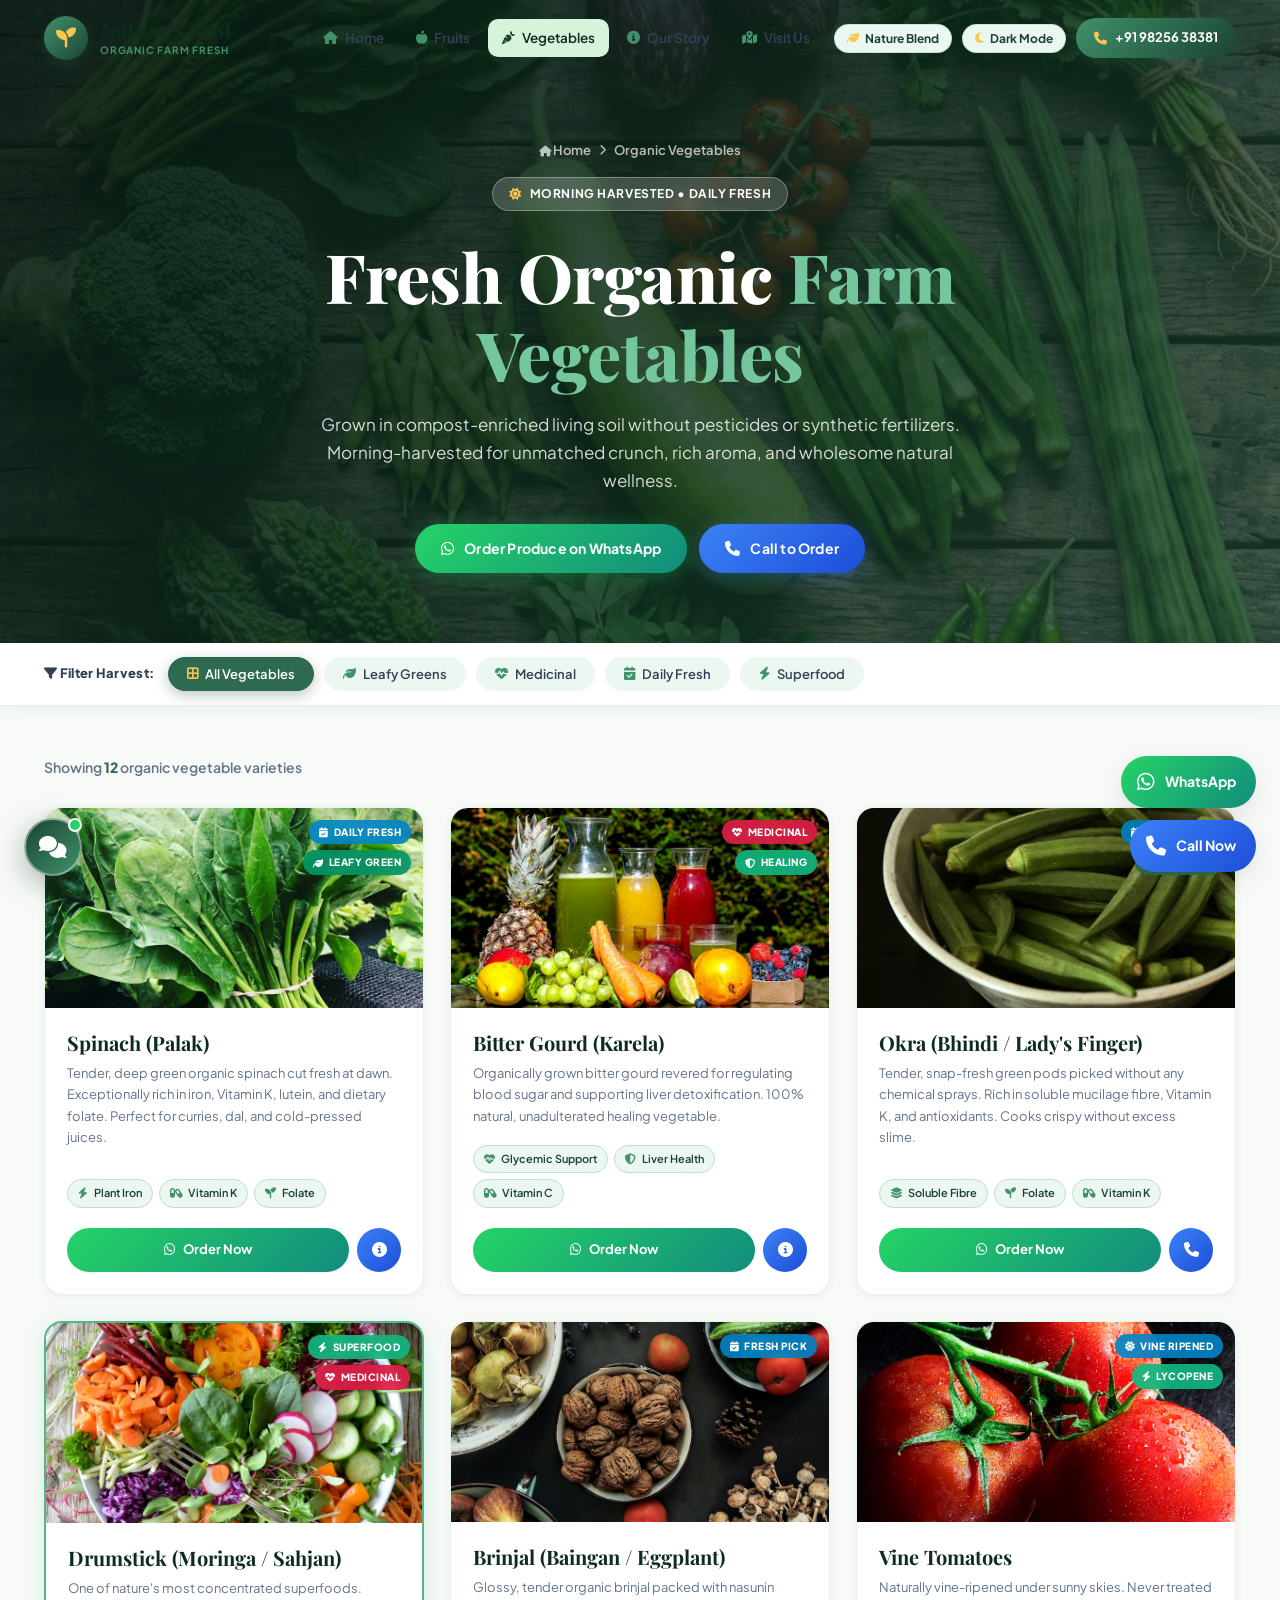
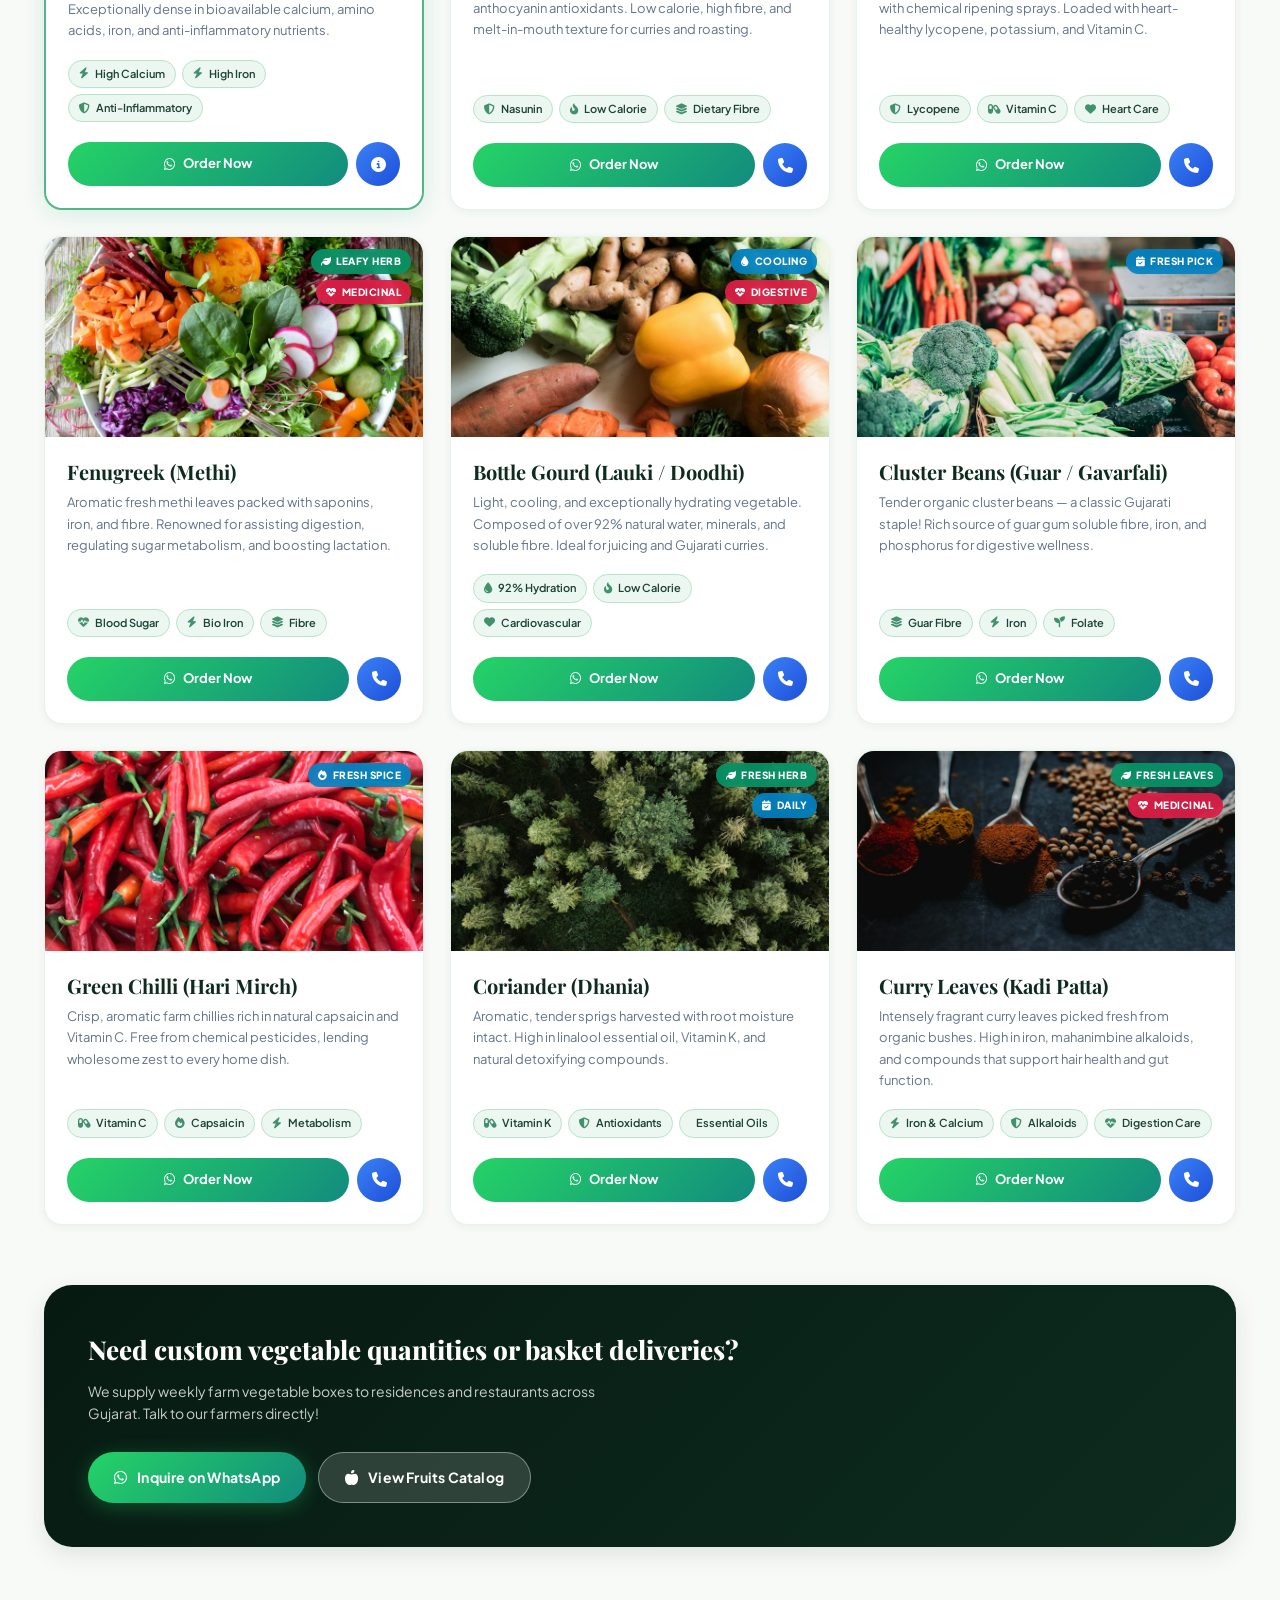
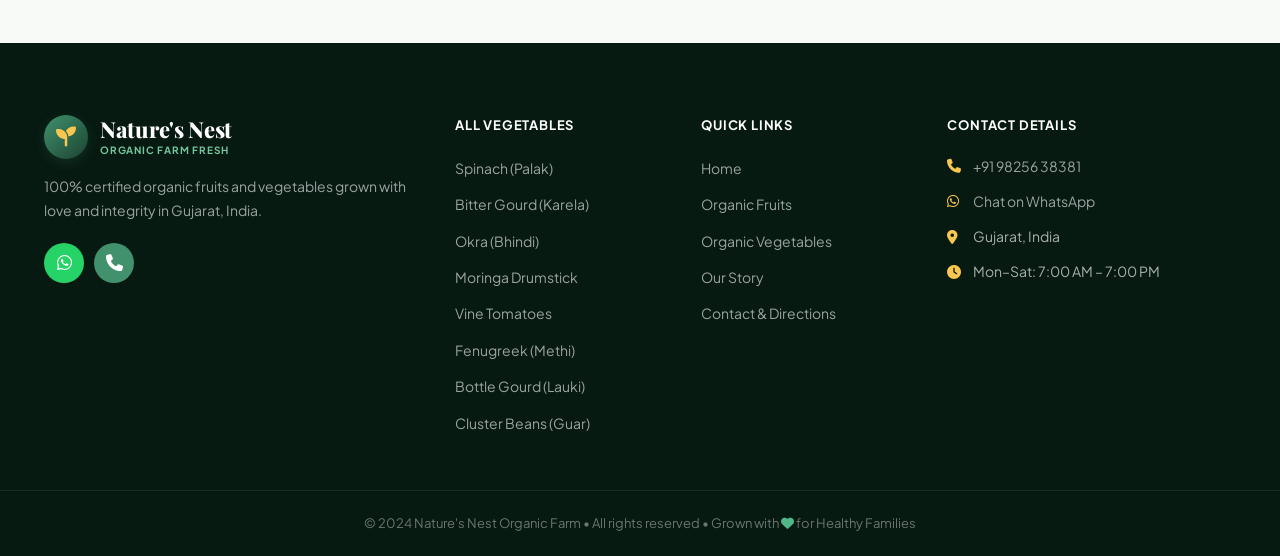
<file: vegetables.html>
﻿<!DOCTYPE html>
<html lang="en">
<head>
  <meta charset="UTF-8" />
  <meta name="viewport" content="width=device-width, initial-scale=1.0" />

  <!-- ═══ PRIMARY SEO ═══ -->
  <title>Organic Vegetables – Spinach, Karela, Bhindi, Moringa | Nature's Nest Gujarat</title>
  <meta name="description" content="Buy 100% organic fresh vegetables — Spinach (Palak), Bitter Gourd (Karela), Okra (Bhindi), Moringa Drumsticks, Tomatoes, Brinjal, Fenugreek, Lauki, Guar, Chilli, Coriander and Curry Leaves. Farm fresh, pesticide-free. Order: +91 9825638381" />
  <meta name="keywords" content="organic vegetables Gujarat, organic spinach palak, bitter gourd karela farm, buy bhindi organic, moringa drumstick Gujarat, organic tomatoes, fresh methi fenugreek, nature's nest vegetables" />
  <meta name="author" content="Nature's Nest Organic Farm" />
  <meta name="robots" content="index, follow" />
  <link rel="canonical" href="vegetables.html" />

  <!-- ═══ OPEN GRAPH ═══ -->
  <meta property="og:type" content="website" />
  <meta property="og:title" content="Organic Fresh Vegetables – Nature's Nest Farm, Gujarat" />
  <meta property="og:description" content="Spinach, Karela, Bhindi, Moringa, Tomatoes and more — 100% organic, no pesticides. Order via WhatsApp: +91 9825638381" />
  <meta property="og:image" content="images/vegetables_collection.png" />
  <meta property="og:site_name" content="Nature's Nest Organic Farm" />

  <!-- ═══ STRUCTURED DATA ═══ -->
  <script type="application/ld+json">
  {
    "@context": "https://schema.org",
    "@type": "ItemList",
    "name": "Organic Vegetables at Nature's Nest Farm",
    "description": "100% organic, pesticide-free fresh vegetables grown daily in Gujarat, India.",
    "itemListElement": [
      { "@type": "ListItem", "position": 1, "name": "Spinach (Palak)", "url": "product-detail.html?id=spinach" },
      { "@type": "ListItem", "position": 2, "name": "Bitter Gourd (Karela)", "url": "product-detail.html?id=karela" },
      { "@type": "ListItem", "position": 3, "name": "Okra (Bhindi)", "url": "vegetables.html#bhindi" },
      { "@type": "ListItem", "position": 4, "name": "Drumstick (Moringa Sahjan)", "url": "product-detail.html?id=moringa" },
      { "@type": "ListItem", "position": 5, "name": "Brinjal (Baingan)", "url": "vegetables.html#brinjal" },
      { "@type": "ListItem", "position": 6, "name": "Tomatoes", "url": "vegetables.html#tomato" },
      { "@type": "ListItem", "position": 7, "name": "Fenugreek (Methi)", "url": "vegetables.html#methi" },
      { "@type": "ListItem", "position": 8, "name": "Bottle Gourd (Lauki)", "url": "vegetables.html#lauki" },
      { "@type": "ListItem", "position": 9, "name": "Cluster Beans (Guar)", "url": "vegetables.html#guar" },
      { "@type": "ListItem", "position": 10, "name": "Green Chilli", "url": "vegetables.html#chilli" },
      { "@type": "ListItem", "position": 11, "name": "Coriander (Dhania)", "url": "vegetables.html#coriander" },
      { "@type": "ListItem", "position": 12, "name": "Curry Leaves (Kadi Patta)", "url": "vegetables.html#curry" }
    ]
  }
  </script>

  <!-- ═══ GOOGLE FONTS ═══ -->
  <link rel="preconnect" href="https://fonts.googleapis.com" />
  <link rel="preconnect" href="https://fonts.gstatic.com" crossorigin />
  <link href="https://fonts.googleapis.com/css2?family=Playfair+Display:ital,wght@0,500;0,600;0,700;0,800;1,400&family=Plus+Jakarta+Sans:wght@300;400;500;600;700;800&display=swap" rel="stylesheet" />

  <!-- ═══ FONTAWESOME 6 ═══ -->
  <link rel="stylesheet" href="https://cdnjs.cloudflare.com/ajax/libs/font-awesome/6.5.1/css/all.min.css" />

  <!-- ═══ STYLESHEETS ═══ -->
  <link rel="stylesheet" href="css/shared.css" />
  <link rel="stylesheet" href="css/chatbot.css" />
  <link rel="stylesheet" href="css/products.css" />
</head>
<body class="veg-page theme-vegetables">

  <!-- ══ PAGE LOADER ══ -->
  <div class="page-loader" id="page-loader">
    <div class="loader-inner">
      <div class="loader-icon"><i class="fa-solid fa-carrot"></i></div>
      <div class="loader-bar"><div class="loader-fill"></div></div>
      <span>Harvesting Morning Fresh Vegetables...</span>
    </div>
  </div>

  <div class="scroll-progress" id="scroll-progress"></div>

  <!-- ══ FLOATING BUTTONS ══ -->
  <div class="floating-buttons">
    <a href="https://wa.me/919825638381?text=Hello!%20I%20want%20to%20order%20organic%20vegetables%20from%20Nature's%20Nest."
       class="fab-btn whatsapp-btn" id="whatsapp-float" target="_blank" rel="noopener" aria-label="Order on WhatsApp">
      <i class="fa-brands fa-whatsapp"></i>
      <span class="fab-label">WhatsApp</span>
    </a>
    <a href="tel:+919825638381" class="fab-btn call-btn" id="call-float" aria-label="Call +91 9825638381">
      <i class="fa-solid fa-phone"></i>
      <span class="fab-label">Call Now</span>
    </a>
  </div>

  <!-- ══ MAIN NAVIGATION ══ -->
  <header class="header" id="header">
    <div class="nav-container">
      <a href="index.html" class="logo" aria-label="Nature's Nest Home">
        <div class="logo-icon-wrap">
          <i class="fa-solid fa-seedling"></i>
        </div>
        <div class="logo-words">
          <span class="logo-name">Nature's Nest</span>
          <span class="logo-sub">Organic Farm Fresh</span>
        </div>
      </a>
      <nav class="nav-links" id="nav-links" aria-label="Main navigation">
        <a href="index.html" class="nav-link" id="nl-home"><i class="fa-solid fa-house"></i> Home</a>
        <a href="fruits.html" class="nav-link" id="nl-fruits"><i class="fa-solid fa-apple-whole"></i> Fruits</a>
        <a href="vegetables.html" class="nav-link active" id="nl-veg"><i class="fa-solid fa-carrot"></i> Vegetables</a>
        <a href="about.html" class="nav-link" id="nl-about"><i class="fa-solid fa-circle-info"></i> Our Story</a>
        <a href="contact.html" class="nav-link" id="nl-contact"><i class="fa-solid fa-map-location-dot"></i> Visit Us</a>
        <a href="tel:+919825638381" class="nav-cta" id="nl-call">
          <i class="fa-solid fa-phone"></i> +91 98256 38381
        </a>
      </nav>
      <button class="hamburger" id="hamburger" aria-label="Toggle menu" aria-expanded="false">
        <span></span><span></span><span></span>
      </button>
    </div>
  </header>

  <!-- ══ PAGE HERO BANNER ══ -->
  <section class="page-hero veg-hero" aria-label="Vegetables page hero">
    <div class="page-hero-bg">
      <img src="images/vegetables_collection.png" alt="Organic fresh vegetable collection" class="page-hero-img" fetchpriority="high" />
      <div class="page-hero-overlay veg-overlay-dark"></div>
    </div>

    <div class="page-hero-content">
      <nav class="breadcrumb" aria-label="Breadcrumb">
        <a href="index.html"><i class="fa-solid fa-house"></i> Home</a>
        <i class="fa-solid fa-chevron-right"></i>
        <span>Organic Vegetables</span>
      </nav>
      <span class="section-pill light"><i class="fa-solid fa-sun"></i> Morning Harvested &bull; Daily Fresh</span>
      <h1 class="page-hero-title">Fresh Organic <span class="txt-green">Farm Vegetables</span></h1>
      <p class="page-hero-sub">
        Grown in compost-enriched living soil without pesticides or synthetic fertilizers. 
        Morning-harvested for unmatched crunch, rich aroma, and wholesome natural wellness.
      </p>
      <div class="page-hero-btns">
        <a href="https://wa.me/919825638381?text=Hi!%20I%20want%20to%20order%20organic%20vegetables." class="btn btn-whatsapp" target="_blank" rel="noopener" id="veg-wa-hero">
          <i class="fa-brands fa-whatsapp"></i> Order Produce on WhatsApp
        </a>
        <a href="tel:+919825638381" class="btn btn-call" id="veg-call-hero">
          <i class="fa-solid fa-phone"></i> Call to Order
        </a>
      </div>
    </div>
  </section>

  <!-- ══ FILTER TOOLBAR ══ -->
  <div class="filter-bar filter-bar-veg" role="toolbar" aria-label="Filter vegetables">
    <div class="container">
      <div class="filter-row">
        <span class="filter-label"><i class="fa-solid fa-filter"></i> Filter Harvest:</span>
        <button class="filter-btn active" data-filter="all" id="vfilt-all"><i class="fa-solid fa-border-all"></i> All Vegetables</button>
        <button class="filter-btn" data-filter="leafy" id="vfilt-leafy"><i class="fa-solid fa-leaf"></i> Leafy Greens</button>
        <button class="filter-btn" data-filter="medicinal" id="vfilt-med"><i class="fa-solid fa-heart-pulse"></i> Medicinal</button>
        <button class="filter-btn" data-filter="daily" id="vfilt-daily"><i class="fa-solid fa-calendar-check"></i> Daily Fresh</button>
        <button class="filter-btn" data-filter="superfood" id="vfilt-super"><i class="fa-solid fa-bolt"></i> Superfood</button>
      </div>
    </div>
  </div>

  <!-- ══ VEGETABLES CATALOG GRID ══ -->
  <main class="products-main" id="veg-main">
    <div class="container">
      <div class="prod-count reveal-up">Showing <span id="product-count">12</span> organic vegetable varieties</div>

      <div class="prod-grid" id="prod-grid">

        <!-- 1. SPINACH -->
        <article class="prod-card" id="spinach" data-category="leafy daily" aria-label="Spinach Palak">
          <a href="product-detail.html?id=spinach" class="prod-img-wrap" aria-label="View Spinach profile">
            <img src="images/spinach.jpg" alt="Fresh Organic Spinach Palak leaves" class="prod-photo" loading="lazy" />
            <div class="prod-badges">
              <span class="pbadge daily"><i class="fa-solid fa-calendar-check"></i> Daily Fresh</span>
              <span class="pbadge leafy"><i class="fa-solid fa-leaf"></i> Leafy Green</span>
            </div>
          </a>
          <div class="prod-body">
            <h2 class="prod-name"><a href="product-detail.html?id=spinach">Spinach (Palak)</a></h2>
            <p class="prod-desc">
              Tender, deep green organic spinach cut fresh at dawn. Exceptionally rich in iron, Vitamin K, lutein, and dietary folate. Perfect for curries, dal, and cold-pressed juices.
            </p>
            <div class="prod-nutrients">
              <span><i class="fa-solid fa-bolt"></i> Plant Iron</span>
              <span><i class="fa-solid fa-capsules"></i> Vitamin K</span>
              <span><i class="fa-solid fa-seedling"></i> Folate</span>
            </div>
            <div class="prod-actions">
              <a href="https://wa.me/919825638381?text=I%20want%20to%20order%20Organic%20Spinach%20(Palak)%20from%20Nature's%20Nest"
                 class="prod-wa-btn" target="_blank" rel="noopener" id="order-spinach">
                <i class="fa-brands fa-whatsapp"></i> Order Now
              </a>
              <a href="product-detail.html?id=spinach" class="prod-call-btn" title="View Full Profile"><i class="fa-solid fa-circle-info"></i></a>
            </div>
          </div>
        </article>

        <!-- 2. KARELA -->
        <article class="prod-card" id="karela" data-category="medicinal" aria-label="Bitter Gourd Karela">
          <a href="product-detail.html?id=karela" class="prod-img-wrap" aria-label="View Karela profile">
            <img src="images/karela.jpg" alt="Organic Bitter Gourd Karela" class="prod-photo" loading="lazy" />
            <div class="prod-badges">
              <span class="pbadge medicinal"><i class="fa-solid fa-heart-pulse"></i> Medicinal</span>
              <span class="pbadge superfood"><i class="fa-solid fa-shield-halved"></i> Healing</span>
            </div>
          </a>
          <div class="prod-body">
            <h2 class="prod-name"><a href="product-detail.html?id=karela">Bitter Gourd (Karela)</a></h2>
            <p class="prod-desc">
              Organically grown bitter gourd revered for regulating blood sugar and supporting liver detoxification. 100% natural, unadulterated healing vegetable.
            </p>
            <div class="prod-nutrients">
              <span><i class="fa-solid fa-heart-pulse"></i> Glycemic Support</span>
              <span><i class="fa-solid fa-shield-halved"></i> Liver Health</span>
              <span><i class="fa-solid fa-capsules"></i> Vitamin C</span>
            </div>
            <div class="prod-actions">
              <a href="https://wa.me/919825638381?text=I%20want%20to%20order%20Bitter%20Gourd%20(Karela)%20from%20Nature's%20Nest"
                 class="prod-wa-btn" target="_blank" rel="noopener" id="order-karela">
                <i class="fa-brands fa-whatsapp"></i> Order Now
              </a>
              <a href="product-detail.html?id=karela" class="prod-call-btn" title="View Full Profile"><i class="fa-solid fa-circle-info"></i></a>
            </div>
          </div>
        </article>

        <!-- 3. BHINDI -->
        <article class="prod-card" id="bhindi" data-category="daily" aria-label="Okra Bhindi">
          <div class="prod-img-wrap">
            <img src="images/bhindi.jpg" alt="Tender Organic Okra Bhindi" class="prod-photo" loading="lazy" />
            <div class="prod-badges">
              <span class="pbadge daily"><i class="fa-solid fa-calendar-check"></i> Daily Fresh</span>
              <span class="pbadge organic"><i class="fa-solid fa-certificate"></i> Organic</span>
            </div>
          </div>
          <div class="prod-body">
            <h2 class="prod-name">Okra (Bhindi / Lady's Finger)</h2>
            <p class="prod-desc">
              Tender, snap-fresh green pods picked without any chemical sprays. Rich in soluble mucilage fibre, Vitamin K, and antioxidants. Cooks crispy without excess slime.
            </p>
            <div class="prod-nutrients">
              <span><i class="fa-solid fa-layer-group"></i> Soluble Fibre</span>
              <span><i class="fa-solid fa-seedling"></i> Folate</span>
              <span><i class="fa-solid fa-capsules"></i> Vitamin K</span>
            </div>
            <div class="prod-actions">
              <a href="https://wa.me/919825638381?text=I%20want%20to%20order%20Okra%20(Bhindi)%20from%20Nature's%20Nest"
                 class="prod-wa-btn" target="_blank" rel="noopener" id="order-bhindi">
                <i class="fa-brands fa-whatsapp"></i> Order Now
              </a>
              <a href="tel:+919825638381" class="prod-call-btn" aria-label="Call to order Bhindi"><i class="fa-solid fa-phone"></i></a>
            </div>
          </div>
        </article>

        <!-- 4. MORINGA -->
        <article class="prod-card featured-card" id="moringa" data-category="superfood medicinal" aria-label="Moringa Drumstick Sahjan">
          <a href="product-detail.html?id=moringa" class="prod-img-wrap" aria-label="View Moringa profile">
            <img src="images/moringa.jpg" alt="Nutrient-dense Organic Moringa Drumstick" class="prod-photo" loading="lazy" />
            <div class="prod-badges">
              <span class="pbadge superfood"><i class="fa-solid fa-bolt"></i> Superfood</span>
              <span class="pbadge medicinal"><i class="fa-solid fa-heart-pulse"></i> Medicinal</span>
            </div>
          </a>
          <div class="prod-body">
            <h2 class="prod-name"><a href="product-detail.html?id=moringa">Drumstick (Moringa / Sahjan)</a></h2>
            <p class="prod-desc">
              One of nature's most concentrated superfoods. Exceptionally dense in bioavailable calcium, amino acids, iron, and anti-inflammatory nutrients.
            </p>
            <div class="prod-nutrients">
              <span><i class="fa-solid fa-bolt"></i> High Calcium</span>
              <span><i class="fa-solid fa-bolt"></i> High Iron</span>
              <span><i class="fa-solid fa-shield-halved"></i> Anti-Inflammatory</span>
            </div>
            <div class="prod-actions">
              <a href="https://wa.me/919825638381?text=I%20want%20to%20order%20Drumstick%20(Moringa%2FSahjan)%20from%20Nature's%20Nest"
                 class="prod-wa-btn" target="_blank" rel="noopener" id="order-moringa">
                <i class="fa-brands fa-whatsapp"></i> Order Now
              </a>
              <a href="product-detail.html?id=moringa" class="prod-call-btn" title="View Full Profile"><i class="fa-solid fa-circle-info"></i></a>
            </div>
          </div>
        </article>

        <!-- 5. BRINJAL -->
        <article class="prod-card" id="brinjal" data-category="daily" aria-label="Brinjal Baingan">
          <div class="prod-img-wrap">
            <img src="images/brinjal.jpg" alt="Fresh Organic Brinjal Baingan" class="prod-photo" loading="lazy" />
            <div class="prod-badges">
              <span class="pbadge daily"><i class="fa-solid fa-calendar-check"></i> Fresh Pick</span>
            </div>
          </div>
          <div class="prod-body">
            <h2 class="prod-name">Brinjal (Baingan / Eggplant)</h2>
            <p class="prod-desc">
              Glossy, tender organic brinjal packed with nasunin anthocyanin antioxidants. Low calorie, high fibre, and melt-in-mouth texture for curries and roasting.
            </p>
            <div class="prod-nutrients">
              <span><i class="fa-solid fa-shield-halved"></i> Nasunin</span>
              <span><i class="fa-solid fa-fire-flame-curved"></i> Low Calorie</span>
              <span><i class="fa-solid fa-layer-group"></i> Dietary Fibre</span>
            </div>
            <div class="prod-actions">
              <a href="https://wa.me/919825638381?text=I%20want%20to%20order%20Brinjal%20(Baingan)%20from%20Nature's%20Nest"
                 class="prod-wa-btn" target="_blank" rel="noopener" id="order-brinjal">
                <i class="fa-brands fa-whatsapp"></i> Order Now
              </a>
              <a href="tel:+919825638381" class="prod-call-btn" aria-label="Call to order Brinjal"><i class="fa-solid fa-phone"></i></a>
            </div>
          </div>
        </article>

        <!-- 6. TOMATOES -->
        <article class="prod-card" id="tomato" data-category="daily superfood" aria-label="Tomatoes">
          <div class="prod-img-wrap">
            <img src="images/tomato.jpg" alt="Vine-ripened Organic Tomatoes" class="prod-photo" loading="lazy" />
            <div class="prod-badges">
              <span class="pbadge daily"><i class="fa-solid fa-sun"></i> Vine Ripened</span>
              <span class="pbadge superfood"><i class="fa-solid fa-bolt"></i> Lycopene</span>
            </div>
          </div>
          <div class="prod-body">
            <h2 class="prod-name">Vine Tomatoes</h2>
            <p class="prod-desc">
              Naturally vine-ripened under sunny skies. Never treated with chemical ripening sprays. Loaded with heart-healthy lycopene, potassium, and Vitamin C.
            </p>
            <div class="prod-nutrients">
              <span><i class="fa-solid fa-shield-halved"></i> Lycopene</span>
              <span><i class="fa-solid fa-capsules"></i> Vitamin C</span>
              <span><i class="fa-solid fa-heart"></i> Heart Care</span>
            </div>
            <div class="prod-actions">
              <a href="https://wa.me/919825638381?text=I%20want%20to%20order%20Organic%20Tomatoes%20from%20Nature's%20Nest"
                 class="prod-wa-btn" target="_blank" rel="noopener" id="order-tomato">
                <i class="fa-brands fa-whatsapp"></i> Order Now
              </a>
              <a href="tel:+919825638381" class="prod-call-btn" aria-label="Call to order Tomatoes"><i class="fa-solid fa-phone"></i></a>
            </div>
          </div>
        </article>

        <!-- 7. METHI -->
        <article class="prod-card" id="methi" data-category="leafy medicinal" aria-label="Fenugreek Methi">
          <div class="prod-img-wrap">
            <img src="images/methi.jpg" alt="Organic Fenugreek Methi leaves" class="prod-photo" loading="lazy" />
            <div class="prod-badges">
              <span class="pbadge leafy"><i class="fa-solid fa-leaf"></i> Leafy Herb</span>
              <span class="pbadge medicinal"><i class="fa-solid fa-heart-pulse"></i> Medicinal</span>
            </div>
          </div>
          <div class="prod-body">
            <h2 class="prod-name">Fenugreek (Methi)</h2>
            <p class="prod-desc">
              Aromatic fresh methi leaves packed with saponins, iron, and fibre. Renowned for assisting digestion, regulating sugar metabolism, and boosting lactation.
            </p>
            <div class="prod-nutrients">
              <span><i class="fa-solid fa-heart-pulse"></i> Blood Sugar</span>
              <span><i class="fa-solid fa-bolt"></i> Bio Iron</span>
              <span><i class="fa-solid fa-layer-group"></i> Fibre</span>
            </div>
            <div class="prod-actions">
              <a href="https://wa.me/919825638381?text=I%20want%20to%20order%20Fenugreek%20(Methi)%20from%20Nature's%20Nest"
                 class="prod-wa-btn" target="_blank" rel="noopener" id="order-methi">
                <i class="fa-brands fa-whatsapp"></i> Order Now
              </a>
              <a href="tel:+919825638381" class="prod-call-btn" aria-label="Call to order Methi"><i class="fa-solid fa-phone"></i></a>
            </div>
          </div>
        </article>

        <!-- 8. LAUKI -->
        <article class="prod-card" id="lauki" data-category="daily medicinal" aria-label="Bottle Gourd Lauki Doodhi">
          <div class="prod-img-wrap">
            <img src="images/lauki.jpg" alt="Organic Bottle Gourd Lauki Doodhi" class="prod-photo" loading="lazy" />
            <div class="prod-badges">
              <span class="pbadge daily"><i class="fa-solid fa-droplet"></i> Cooling</span>
              <span class="pbadge medicinal"><i class="fa-solid fa-heart-pulse"></i> Digestive</span>
            </div>
          </div>
          <div class="prod-body">
            <h2 class="prod-name">Bottle Gourd (Lauki / Doodhi)</h2>
            <p class="prod-desc">
              Light, cooling, and exceptionally hydrating vegetable. Composed of over 92% natural water, minerals, and soluble fibre. Ideal for juicing and Gujarati curries.
            </p>
            <div class="prod-nutrients">
              <span><i class="fa-solid fa-droplet"></i> 92% Hydration</span>
              <span><i class="fa-solid fa-fire-flame-curved"></i> Low Calorie</span>
              <span><i class="fa-solid fa-heart"></i> Cardiovascular</span>
            </div>
            <div class="prod-actions">
              <a href="https://wa.me/919825638381?text=I%20want%20to%20order%20Bottle%20Gourd%20(Lauki)%20from%20Nature's%20Nest"
                 class="prod-wa-btn" target="_blank" rel="noopener" id="order-lauki">
                <i class="fa-brands fa-whatsapp"></i> Order Now
              </a>
              <a href="tel:+919825638381" class="prod-call-btn" aria-label="Call to order Lauki"><i class="fa-solid fa-phone"></i></a>
            </div>
          </div>
        </article>

        <!-- 9. GUAR -->
        <article class="prod-card" id="guar" data-category="daily" aria-label="Cluster Beans Guar">
          <div class="prod-img-wrap">
            <img src="images/guar.jpg" alt="Tender Organic Cluster Beans Guar" class="prod-photo" loading="lazy" />
            <div class="prod-badges">
              <span class="pbadge daily"><i class="fa-solid fa-calendar-check"></i> Fresh Pick</span>
            </div>
          </div>
          <div class="prod-body">
            <h2 class="prod-name">Cluster Beans (Guar / Gavarfali)</h2>
            <p class="prod-desc">
              Tender organic cluster beans — a classic Gujarati staple! Rich source of guar gum soluble fibre, iron, and phosphorus for digestive wellness.
            </p>
            <div class="prod-nutrients">
              <span><i class="fa-solid fa-layer-group"></i> Guar Fibre</span>
              <span><i class="fa-solid fa-bolt"></i> Iron</span>
              <span><i class="fa-solid fa-seedling"></i> Folate</span>
            </div>
            <div class="prod-actions">
              <a href="https://wa.me/919825638381?text=I%20want%20to%20order%20Cluster%20Beans%20(Guar)%20from%20Nature's%20Nest"
                 class="prod-wa-btn" target="_blank" rel="noopener" id="order-guar">
                <i class="fa-brands fa-whatsapp"></i> Order Now
              </a>
              <a href="tel:+919825638381" class="prod-call-btn" aria-label="Call to order Guar"><i class="fa-solid fa-phone"></i></a>
            </div>
          </div>
        </article>

        <!-- 10. GREEN CHILLI -->
        <article class="prod-card" id="chilli" data-category="daily" aria-label="Green Chilli">
          <div class="prod-img-wrap">
            <img src="images/green_chilli.jpg" alt="Crisp Organic Green Chilli" class="prod-photo" loading="lazy" />
            <div class="prod-badges">
              <span class="pbadge daily"><i class="fa-solid fa-fire"></i> Fresh Spice</span>
            </div>
          </div>
          <div class="prod-body">
            <h2 class="prod-name">Green Chilli (Hari Mirch)</h2>
            <p class="prod-desc">
              Crisp, aromatic farm chillies rich in natural capsaicin and Vitamin C. Free from chemical pesticides, lending wholesome zest to every home dish.
            </p>
            <div class="prod-nutrients">
              <span><i class="fa-solid fa-capsules"></i> Vitamin C</span>
              <span><i class="fa-solid fa-fire"></i> Capsaicin</span>
              <span><i class="fa-solid fa-bolt"></i> Metabolism</span>
            </div>
            <div class="prod-actions">
              <a href="https://wa.me/919825638381?text=I%20want%20to%20order%20Green%20Chilli%20from%20Nature's%20Nest"
                 class="prod-wa-btn" target="_blank" rel="noopener" id="order-chilli">
                <i class="fa-brands fa-whatsapp"></i> Order Now
              </a>
              <a href="tel:+919825638381" class="prod-call-btn" aria-label="Call to order Green Chilli"><i class="fa-solid fa-phone"></i></a>
            </div>
          </div>
        </article>

        <!-- 11. CORIANDER -->
        <article class="prod-card" id="coriander" data-category="leafy daily" aria-label="Coriander Dhania">
          <div class="prod-img-wrap">
            <img src="images/coriander.jpg" alt="Organic Coriander Dhania leaves" class="prod-photo" loading="lazy" />
            <div class="prod-badges">
              <span class="pbadge leafy"><i class="fa-solid fa-leaf"></i> Fresh Herb</span>
              <span class="pbadge daily"><i class="fa-solid fa-calendar-check"></i> Daily</span>
            </div>
          </div>
          <div class="prod-body">
            <h2 class="prod-name">Coriander (Dhania)</h2>
            <p class="prod-desc">
              Aromatic, tender sprigs harvested with root moisture intact. High in linalool essential oil, Vitamin K, and natural detoxifying compounds.
            </p>
            <div class="prod-nutrients">
              <span><i class="fa-solid fa-capsules"></i> Vitamin K</span>
              <span><i class="fa-solid fa-shield-halved"></i> Antioxidants</span>
              <span><i class="fa-solid fa-sparkles"></i> Essential Oils</span>
            </div>
            <div class="prod-actions">
              <a href="https://wa.me/919825638381?text=I%20want%20to%20order%20Coriander%20(Dhania)%20from%20Nature's%20Nest"
                 class="prod-wa-btn" target="_blank" rel="noopener" id="order-coriander">
                <i class="fa-brands fa-whatsapp"></i> Order Now
              </a>
              <a href="tel:+919825638381" class="prod-call-btn" aria-label="Call to order Coriander"><i class="fa-solid fa-phone"></i></a>
            </div>
          </div>
        </article>

        <!-- 12. CURRY LEAVES -->
        <article class="prod-card" id="curry" data-category="leafy medicinal" aria-label="Curry Leaves Kadi Patta">
          <div class="prod-img-wrap">
            <img src="images/curry_leaves.jpg" alt="Fresh Organic Curry Leaves Kadi Patta" class="prod-photo" loading="lazy" />
            <div class="prod-badges">
              <span class="pbadge leafy"><i class="fa-solid fa-leaf"></i> Fresh Leaves</span>
              <span class="pbadge medicinal"><i class="fa-solid fa-heart-pulse"></i> Medicinal</span>
            </div>
          </div>
          <div class="prod-body">
            <h2 class="prod-name">Curry Leaves (Kadi Patta)</h2>
            <p class="prod-desc">
              Intensely fragrant curry leaves picked fresh from organic bushes. High in iron, mahanimbine alkaloids, and compounds that support hair health and gut function.
            </p>
            <div class="prod-nutrients">
              <span><i class="fa-solid fa-bolt"></i> Iron &amp; Calcium</span>
              <span><i class="fa-solid fa-shield-halved"></i> Alkaloids</span>
              <span><i class="fa-solid fa-heart-pulse"></i> Digestion Care</span>
            </div>
            <div class="prod-actions">
              <a href="https://wa.me/919825638381?text=I%20want%20to%20order%20Curry%20Leaves%20(Kadi%20Patta)%20from%20Nature's%20Nest"
                 class="prod-wa-btn" target="_blank" rel="noopener" id="order-curry">
                <i class="fa-brands fa-whatsapp"></i> Order Now
              </a>
              <a href="tel:+919825638381" class="prod-call-btn" aria-label="Call to order Curry Leaves"><i class="fa-solid fa-phone"></i></a>
            </div>
          </div>
        </article>

      </div>

      <!-- ══ CTA BANNER ══ -->
      <div class="page-cta-banner veg-cta reveal-up">
        <div class="cta-banner-inner">
          <div class="cta-banner-text">
            <h3>Need custom vegetable quantities or basket deliveries?</h3>
            <p>We supply weekly farm vegetable boxes to residences and restaurants across Gujarat. Talk to our farmers directly!</p>
          </div>
          <div class="cta-banner-btns">
            <a href="https://wa.me/919825638381?text=Hi!%20Can%20you%20share%20the%20full%20vegetable%20list%20and%20weekly%20basket%20details?"
               class="btn btn-whatsapp" target="_blank" rel="noopener" id="veg-enquiry">
              <i class="fa-brands fa-whatsapp"></i> Inquire on WhatsApp
            </a>
            <a href="fruits.html" class="btn btn-outline-light" id="go-to-fruits">
              <i class="fa-solid fa-apple-whole"></i> View Fruits Catalog
            </a>
          </div>
        </div>
      </div>

    </div>
  </main>

  <!-- ══ FOOTER ══ -->
  <footer class="footer" aria-label="Site footer">
    <div class="footer-top">
      <div class="container">
        <div class="footer-grid">
          <div class="footer-brand">
            <div class="logo">
              <div class="logo-icon-wrap">
                <i class="fa-solid fa-seedling"></i>
              </div>
              <div class="logo-words">
                <span class="logo-name">Nature's Nest</span>
                <span class="logo-sub">Organic Farm Fresh</span>
              </div>
            </div>
            <p class="footer-tagline">100% certified organic fruits and vegetables grown with love and integrity in Gujarat, India.</p>
            <div class="footer-socials">
              <a href="https://wa.me/919825638381" class="fsoc wa" aria-label="WhatsApp" target="_blank" rel="noopener"><i class="fa-brands fa-whatsapp"></i></a>
              <a href="tel:+919825638381" class="fsoc ph" aria-label="Phone"><i class="fa-solid fa-phone"></i></a>
            </div>
          </div>
          <div class="footer-col">
            <h5>All Vegetables</h5>
            <ul>
              <li><a href="product-detail.html?id=spinach">Spinach (Palak)</a></li>
              <li><a href="product-detail.html?id=karela">Bitter Gourd (Karela)</a></li>
              <li><a href="#bhindi">Okra (Bhindi)</a></li>
              <li><a href="product-detail.html?id=moringa">Moringa Drumstick</a></li>
              <li><a href="#tomato">Vine Tomatoes</a></li>
              <li><a href="#methi">Fenugreek (Methi)</a></li>
              <li><a href="#lauki">Bottle Gourd (Lauki)</a></li>
              <li><a href="#guar">Cluster Beans (Guar)</a></li>
            </ul>
          </div>
          <div class="footer-col">
            <h5>Quick Links</h5>
            <ul>
              <li><a href="index.html">Home</a></li>
              <li><a href="fruits.html">Organic Fruits</a></li>
              <li><a href="vegetables.html">Organic Vegetables</a></li>
              <li><a href="about.html">Our Story</a></li>
              <li><a href="contact.html">Contact &amp; Directions</a></li>
            </ul>
          </div>
          <div class="footer-col">
            <h5>Contact Details</h5>
            <div class="footer-contact">
              <a href="tel:+919825638381" class="fc-item"><i class="fa-solid fa-phone"></i> +91 98256 38381</a>
              <a href="https://wa.me/919825638381" class="fc-item" target="_blank" rel="noopener"><i class="fa-brands fa-whatsapp"></i> Chat on WhatsApp</a>
              <span class="fc-item"><i class="fa-solid fa-location-dot"></i> Gujarat, India</span>
              <span class="fc-item"><i class="fa-solid fa-clock"></i> Mon–Sat: 7:00 AM – 7:00 PM</span>
            </div>
          </div>
        </div>
      </div>
    </div>
    <div class="footer-bottom">
      <div class="container">
        <p>&copy; 2024 Nature's Nest Organic Farm &bull; All rights reserved &bull; Grown with <i class="fa-solid fa-heart" style="color: #52b788;"></i> for Healthy Families</p>
      </div>
    </div>
  </footer>

  <!-- ══ SCRIPTS ══ -->
  <script src="js/shared.js"></script>
  <script src="js/chatbot.js"></script>
  <script src="js/products.js"></script>
</body>
</html>
</file>
<file: css/shared.css>
/* ═══════════════════════════════════════════
   NATURE'S NEST — SHARED CSS (Global Architecture)
═══════════════════════════════════════════ */

/* ── RESET & BASE ── */
*, *::before, *::after {
  box-sizing: border-box;
  margin: 0;
  padding: 0;
}

:root {
  /* Default Organic Theme (Balanced Nature) */
  --theme-primary: #1b4332;
  --theme-secondary: #2d6a4f;
  --theme-accent: #52b788;
  --theme-highlight: #f9c74f;
  --theme-glow: rgba(82, 183, 136, 0.25);
  --theme-hero-overlay: linear-gradient(135deg, rgba(7, 26, 18, 0.92) 0%, rgba(13, 43, 30, 0.78) 55%, rgba(27, 67, 50, 0.65) 100%);

  /* Organic Greens Palette */
  --g950: #071a12;
  --g900: #0d2b1e;
  --g800: #1b4332;
  --g700: #2d6a4f;
  --g600: #40916c;
  --g500: #52b788;
  --g400: #74c69d;
  --g300: #95d5b2;
  --g200: #b7e4c7;
  --g100: #d8f3dc;
  --g50:  #f2f9f5;

  /* Accent Tones */
  --gold:    #f9c74f;
  --gold-d:  #f4a261;
  --wa:      #25d366;
  --wa-d:    #128c7e;
  --call:    #3b82f6;
  --call-d:  #1d4ed8;

  /* Typography & Surfaces */
  --txt-dark:  #0f172a;
  --txt-mid:   #334155;
  --txt-light: #64748b;
  --txt-muted: #94a3b8;

  --white:    #ffffff;
  --bg-light: #f8faf8;
  --bg-alt:   #edf7f1;

  /* Elevated Shadows */
  --sh-sm: 0 2px 8px rgba(13, 43, 30, 0.06);
  --sh-md: 0 8px 24px rgba(13, 43, 30, 0.1);
  --sh-lg: 0 16px 40px rgba(13, 43, 30, 0.14);
  --sh-xl: 0 24px 60px rgba(13, 43, 30, 0.2);

  /* Border Radii */
  --r-sm: 10px;
  --r-md: 18px;
  --r-lg: 28px;
  --r-xl: 40px;
  --r-full: 9999px;

  /* Animation Timings */
  --ease: cubic-bezier(0.16, 1, 0.3, 1);
  --t-fast: all 0.2s var(--ease);
  --t-mid:  all 0.35s var(--ease);
  --t-slow: all 0.6s var(--ease);
}

/* ════ DUAL THEME OVERRIDES ════ */
body.theme-fruits {
  --theme-primary: #9d0208;
  --theme-secondary: #dc2f02;
  --theme-accent: #f48c06;
  --theme-highlight: #faa307;
  --theme-glow: rgba(244, 140, 6, 0.3);
  --theme-hero-overlay: linear-gradient(135deg, rgba(60, 9, 14, 0.92) 0%, rgba(106, 4, 15, 0.8) 55%, rgba(157, 2, 8, 0.65) 100%);
  --bg-light: #fffcf8;
  --bg-alt: #fdf5ea;
}

body.theme-vegetables {
  --theme-primary: #132a13;
  --theme-secondary: #31572c;
  --theme-accent: #4f772d;
  --theme-highlight: #90a955;
  --theme-glow: rgba(79, 119, 45, 0.28);
  --theme-hero-overlay: linear-gradient(135deg, rgba(7, 26, 18, 0.94) 0%, rgba(19, 42, 19, 0.85) 55%, rgba(49, 87, 44, 0.7) 100%);
  --bg-light: #f6fbf7;
  --bg-alt: #ebf5ee;
}

/* ════ LIGHT & DARK MODE OVERRIDES ════ */
body.theme-dark {
  --white: #121d16;
  --bg-light: #0b120e;
  --bg-alt: #16241c;
  --txt-dark: #f1f5f3;
  --txt-mid: #cbd5e1;
  --txt-light: #94a3b8;
  --txt-muted: #64748b;
  --g900: #e2f1e8;
  --g800: #52b788;
  --g700: #74c69d;
  --g100: #1a3325;
  --g50:  #14241b;
  --sh-sm: 0 2px 10px rgba(0, 0, 0, 0.45);
  --sh-md: 0 8px 24px rgba(0, 0, 0, 0.55);
  --sh-lg: 0 16px 40px rgba(0, 0, 0, 0.65);
  --sh-xl: 0 24px 60px rgba(0, 0, 0, 0.75);
  background-color: #0b120e;
  color: #f1f5f3;
}

body.theme-dark.theme-fruits {
  --bg-light: #160a0c;
  --bg-alt: #221013;
  --white: #1b0d10;
}

body.theme-dark.theme-vegetables {
  --bg-light: #09130a;
  --bg-alt: #102112;
  --white: #0e1c10;
}

html {
  scroll-behavior: smooth;
  font-size: 16px;
}

body {
  font-family: 'Plus Jakarta Sans', system-ui, -apple-system, sans-serif;
  background: var(--white);
  color: var(--txt-dark);
  line-height: 1.65;
  overflow-x: hidden;
  -webkit-font-smoothing: antialiased;
  transition: background-color 0.4s var(--ease), color 0.4s var(--ease);
}

a { text-decoration: none; color: inherit; }
img { max-width: 100%; display: block; }
ul, ol { list-style: none; }
button { font-family: inherit; cursor: pointer; border: none; background: none; }

/* ── CONTAINER ── */
.container {
  width: 100%;
  max-width: 1240px;
  margin: 0 auto;
  padding: 0 24px;
}

@media (max-width: 640px) {
  .container { padding: 0 18px; }
}

/* ════════════════════════════════
   PAGE LOADER
════════════════════════════════ */
.page-loader {
  position: fixed;
  inset: 0;
  background: var(--g950);
  display: flex;
  align-items: center;
  justify-content: center;
  z-index: 10000;
  transition: opacity 0.5s var(--ease), visibility 0.5s;
}
.page-loader.hidden {
  opacity: 0;
  visibility: hidden;
  pointer-events: none;
}
.loader-inner {
  text-align: center;
  color: white;
  display: flex;
  flex-direction: column;
  align-items: center;
  gap: 16px;
}
.loader-icon {
  width: 72px;
  height: 72px;
  border-radius: var(--r-full);
  background: linear-gradient(135deg, rgba(82,183,136,0.25), rgba(249,199,79,0.2));
  border: 1px solid rgba(255,255,255,0.2);
  display: flex;
  align-items: center;
  justify-content: center;
  font-size: 32px;
  color: var(--g400);
  animation: loaderPulse 1.4s ease-in-out infinite alternate;
}
@keyframes loaderPulse {
  from { transform: scale(0.95); box-shadow: 0 0 0 rgba(116,198,157,0); }
  to   { transform: scale(1.08); box-shadow: 0 0 26px rgba(116,198,157,0.45); }
}
.loader-bar {
  width: 220px;
  height: 4px;
  background: rgba(255,255,255,0.15);
  border-radius: var(--r-full);
  overflow: hidden;
}
.loader-fill {
  height: 100%;
  background: linear-gradient(90deg, var(--g400), var(--gold));
  border-radius: var(--r-full);
  animation: loaderFill 1.2s ease-in-out forwards;
}
@keyframes loaderFill {
  from { width: 0%; }
  to   { width: 100%; }
}
.loader-inner span {
  font-size: 13px;
  color: rgba(255,255,255,0.75);
  letter-spacing: 0.5px;
  font-weight: 600;
}

/* ════════════════════════════════
   SCROLL PROGRESS
════════════════════════════════ */
.scroll-progress {
  position: fixed;
  top: 0;
  left: 0;
  height: 3px;
  width: 0%;
  background: linear-gradient(90deg, var(--theme-accent), var(--wa), var(--theme-highlight));
  z-index: 9999;
  transition: width 0.1s linear;
}

/* ════════════════════════════════
   FLOATING ACTION BUTTONS
════════════════════════════════ */
.floating-buttons {
  position: fixed;
  right: 24px;
  bottom: 28px;
  z-index: 999;
  display: flex;
  flex-direction: column;
  gap: 12px;
  align-items: flex-end;
}
.fab-btn {
  display: flex;
  align-items: center;
  gap: 10px;
  padding: 0 20px 0 16px;
  height: 52px;
  border-radius: var(--r-full);
  color: white;
  font-size: 14px;
  font-weight: 700;
  box-shadow: var(--sh-md);
  transition: var(--t-mid);
  white-space: nowrap;
}
.fab-btn i { font-size: 20px; }
.fab-btn:hover {
  transform: translateY(-4px) scale(1.03);
  box-shadow: var(--sh-lg);
}
.whatsapp-btn { background: linear-gradient(135deg, var(--wa), var(--wa-d)); }
.call-btn     { background: linear-gradient(135deg, var(--call), var(--call-d)); }

/* ════════════════════════════════
   HEADER & NAVBAR
════════════════════════════════ */
.header {
  position: fixed;
  top: 0; left: 0; right: 0;
  z-index: 500;
  padding: 16px 0;
  transition: var(--t-mid);
}
.header.scrolled {
  background: rgba(255, 255, 255, 0.95);
  backdrop-filter: blur(20px);
  -webkit-backdrop-filter: blur(20px);
  box-shadow: 0 4px 20px rgba(13, 43, 30, 0.08);
  padding: 12px 0;
}

.nav-container {
  max-width: 1240px;
  margin: 0 auto;
  padding: 0 24px;
  display: flex;
  align-items: center;
  justify-content: space-between;
  gap: 16px;
}

/* Brand Logo */
.logo {
  display: flex;
  align-items: center;
  gap: 12px;
  flex-shrink: 0;
}
.logo-icon-wrap {
  width: 44px;
  height: 44px;
  border-radius: var(--r-full);
  background: linear-gradient(135deg, var(--g600), var(--g800));
  display: flex;
  align-items: center;
  justify-content: center;
  color: var(--gold);
  font-size: 20px;
  box-shadow: 0 4px 12px rgba(45, 106, 79, 0.25);
  transition: var(--t-fast);
}
.logo:hover .logo-icon-wrap {
  transform: rotate(-10deg) scale(1.05);
}
.logo-words { display: flex; flex-direction: column; gap: 1px; }
.logo-name {
  font-family: 'Playfair Display', serif;
  font-size: 22px;
  font-weight: 800;
  color: var(--g900);
  line-height: 1.1;
  letter-spacing: -0.3px;
}
.logo-sub {
  font-size: 10px;
  font-weight: 700;
  color: var(--g600);
  letter-spacing: 0.8px;
  text-transform: uppercase;
}

/* Navigation Links */
.nav-links {
  display: flex;
  align-items: center;
  gap: 4px;
}
.nav-link {
  display: inline-flex;
  align-items: center;
  gap: 7px;
  padding: 8px 14px;
  font-size: 13.5px;
  font-weight: 600;
  color: var(--txt-mid);
  border-radius: var(--r-sm);
  transition: var(--t-fast);
}
.nav-link i { font-size: 13px; color: var(--g600); }
.nav-link:hover, .nav-link.active {
  color: var(--g900);
  background: var(--g100);
}
.nav-link.active i { color: var(--g800); }

/* Location GPS Quick-Directions Nav Button */
.nav-location-link {
  color: var(--g800);
  font-weight: 700;
  display: inline-flex;
  align-items: center;
  gap: 7px;
  background: rgba(230, 57, 70, 0.06);
  border: 1px solid rgba(230, 57, 70, 0.22);
}
.nav-location-link i {
  color: #e63946 !important;
  font-size: 14px;
  animation: pinBounce 2.2s ease infinite;
}
@keyframes pinBounce {
  0%, 100% { transform: translateY(0); }
  50% { transform: translateY(-3px); }
}
.nav-location-link:hover {
  background: #e63946 !important;
  color: #ffffff !important;
  border-color: #e63946 !important;
}
.nav-location-link:hover i {
  color: #ffffff !important;
}

body.theme-dark .nav-location-link {
  background: rgba(255, 107, 107, 0.14);
  border-color: rgba(255, 107, 107, 0.35);
  color: #f1f5f3;
}
body.theme-dark .nav-location-link i {
  color: #ff6b6b !important;
}
body.theme-dark .nav-location-link:hover {
  background: #ff6b6b !important;
  color: #0b120e !important;
}
body.theme-dark .nav-location-link:hover i {
  color: #0b120e !important;
}

/* Theme Switcher Toggle Pill & Dark Mode Toggle Pill */
.theme-switch-btn,
.dark-mode-toggle-btn {
  display: inline-flex;
  align-items: center;
  gap: 6px;
  padding: 6px 12px;
  border-radius: var(--r-full);
  background: var(--bg-alt);
  border: 1px solid rgba(82, 183, 136, 0.3);
  font-size: 12px;
  font-weight: 700;
  color: var(--g800);
  cursor: pointer;
  transition: var(--t-fast);
  margin-left: 6px;
}
.theme-switch-btn:hover,
.dark-mode-toggle-btn:hover {
  background: var(--g800);
  color: #fff;
}
.theme-switch-btn i,
.dark-mode-toggle-btn i { color: var(--gold); }

.nav-cta {
  background: linear-gradient(135deg, var(--g600), var(--g800));
  color: white !important;
  padding: 9px 18px;
  border-radius: var(--r-full);
  font-weight: 700;
  font-size: 13px;
  display: inline-flex;
  align-items: center;
  gap: 8px;
  box-shadow: 0 4px 16px rgba(45, 106, 79, 0.3);
  transition: var(--t-mid);
  margin-left: 6px;
}
.nav-cta i { font-size: 13px; color: var(--gold); }
.nav-cta:hover {
  transform: translateY(-2px);
  box-shadow: 0 8px 24px rgba(45, 106, 79, 0.45);
}

/* Hamburger toggle */
.hamburger {
  display: none;
  flex-direction: column;
  gap: 5px;
  padding: 8px;
  cursor: pointer;
}
.hamburger span {
  display: block;
  width: 26px;
  height: 2.5px;
  background: var(--g900);
  border-radius: 2px;
  transition: var(--t-mid);
}

/* ════════════════════════════════
   BUTTONS
════════════════════════════════ */
.btn {
  display: inline-flex;
  align-items: center;
  justify-content: center;
  gap: 10px;
  padding: 13px 26px;
  border-radius: var(--r-full);
  font-family: inherit;
  font-weight: 700;
  font-size: 14px;
  cursor: pointer;
  transition: var(--t-mid);
  position: relative;
  overflow: hidden;
  letter-spacing: 0.2px;
}
.btn i { font-size: 15px; }

.btn-primary {
  background: linear-gradient(135deg, var(--theme-secondary), var(--theme-primary));
  color: white;
  box-shadow: 0 4px 20px var(--theme-glow);
}
.btn-primary:hover {
  transform: translateY(-2px);
  box-shadow: 0 8px 30px var(--theme-glow);
}

.btn-whatsapp {
  background: linear-gradient(135deg, var(--wa), var(--wa-d));
  color: white;
  box-shadow: 0 4px 20px rgba(37, 211, 102, 0.3);
}
.btn-whatsapp:hover {
  transform: translateY(-2px);
  box-shadow: 0 8px 30px rgba(37, 211, 102, 0.45);
}

.btn-call {
  background: linear-gradient(135deg, var(--call), var(--call-d));
  color: white;
  box-shadow: 0 4px 20px rgba(59, 130, 246, 0.3);
}
.btn-call:hover {
  transform: translateY(-2px);
  box-shadow: 0 8px 30px rgba(59, 130, 246, 0.45);
}

.btn-green-outline {
  background: rgba(255, 255, 255, 0.12);
  color: white;
  border: 1.5px solid rgba(255, 255, 255, 0.5);
  backdrop-filter: blur(8px);
}
.btn-green-outline:hover {
  background: rgba(255, 255, 255, 0.25);
  transform: translateY(-2px);
}

.btn-outline-green {
  background: transparent;
  color: var(--g700);
  border: 1.5px solid var(--g600);
}
.btn-outline-green:hover {
  background: var(--g600);
  color: white;
  transform: translateY(-2px);
}

.btn-outline-light {
  background: rgba(255, 255, 255, 0.15);
  color: white;
  border: 1.5px solid rgba(255, 255, 255, 0.4);
}
.btn-outline-light:hover {
  background: rgba(255, 255, 255, 0.3);
  transform: translateY(-2px);
}

.btn-xl {
  padding: 15px 32px;
  font-size: 15px;
}

/* ════════════════════════════════
   TYPOGRAPHY & SECTION HEADS
════════════════════════════════ */
.section-pill {
  display: inline-flex;
  align-items: center;
  gap: 8px;
  background: var(--g100);
  color: var(--g800);
  padding: 6px 16px;
  border-radius: var(--r-full);
  font-size: 12px;
  font-weight: 700;
  letter-spacing: 0.6px;
  text-transform: uppercase;
  margin-bottom: 14px;
}
.section-pill i { font-size: 12px; color: var(--g600); }
.section-pill.light {
  background: rgba(255, 255, 255, 0.18);
  color: white;
  border: 1px solid rgba(255, 255, 255, 0.3);
  backdrop-filter: blur(8px);
}
.section-pill.light i { color: var(--gold); }

.section-title {
  font-family: 'Playfair Display', serif;
  font-size: clamp(28px, 4vw, 48px);
  font-weight: 800;
  color: var(--g900);
  line-height: 1.2;
  margin-bottom: 14px;
  letter-spacing: -0.5px;
}
.section-desc {
  font-size: clamp(14px, 1.6vw, 17px);
  color: var(--txt-light);
  max-width: 620px;
  line-height: 1.7;
}
.section-head {
  text-align: center;
  margin-bottom: 52px;
}
.section-head .section-desc { margin: 0 auto; }

.txt-gold  { color: var(--gold); }
.txt-green { color: var(--g400); }
.light-title { color: white; }
.light-desc  { color: rgba(255, 255, 255, 0.8); }

/* ════════════════════════════════
   TRUST VALUE BAR
════════════════════════════════ */
.trust-bar {
  background: var(--g900);
  padding: 22px 0;
  border-bottom: 1px solid rgba(255, 255, 255, 0.08);
}
.trust-row {
  display: flex;
  align-items: center;
  justify-content: center;
  flex-wrap: wrap;
  gap: 16px;
}
.trust-chip {
  display: flex;
  align-items: center;
  gap: 10px;
  color: rgba(255, 255, 255, 0.88);
  font-size: 14px;
  padding: 6px 20px;
}
.tc-icon {
  color: var(--gold);
  font-size: 16px;
}
.trust-sep {
  width: 1px;
  height: 28px;
  background: rgba(255, 255, 255, 0.18);
}

/* ════════════════════════════════
   ORDER PROCESS (3 STEPS)
════════════════════════════════ */
.order-section {
  padding: 100px 0;
  background: linear-gradient(135deg, var(--g950) 0%, var(--g900) 50%, var(--g800) 100%);
  color: white;
  position: relative;
  overflow: hidden;
}
.order-bg-animated {
  position: absolute;
  inset: 0;
  background: radial-gradient(ellipse at 25% 40%, rgba(82,183,136,0.18) 0%, transparent 55%),
              radial-gradient(ellipse at 75% 60%, rgba(249,199,79,0.1) 0%, transparent 55%);
}
.steps-row {
  display: flex;
  align-items: center;
  justify-content: center;
  gap: 18px;
  flex-wrap: wrap;
  margin-bottom: 48px;
}
.step-card {
  background: rgba(255, 255, 255, 0.07);
  backdrop-filter: blur(14px);
  border: 1px solid rgba(255, 255, 255, 0.14);
  border-radius: var(--r-md);
  padding: 34px 24px;
  text-align: center;
  flex: 1;
  min-width: 220px;
  max-width: 280px;
  transition: var(--t-mid);
}
.step-card:hover {
  background: rgba(255, 255, 255, 0.13);
  transform: translateY(-6px);
  border-color: rgba(255, 255, 255, 0.28);
}
.step-card a { color: var(--gold); text-decoration: underline; }
.step-num {
  font-size: 12px;
  font-weight: 800;
  color: var(--gold);
  letter-spacing: 1.2px;
  margin-bottom: 12px;
}
.step-icon {
  font-size: 34px;
  color: var(--g400);
  margin-bottom: 16px;
}
.step-card h3 { font-size: 18px; font-weight: 700; margin-bottom: 8px; }
.step-card p  { font-size: 13px; color: rgba(255, 255, 255, 0.75); line-height: 1.6; }
.step-connector {
  font-size: 20px;
  color: rgba(255, 255, 255, 0.3);
}
.order-actions {
  display: flex;
  gap: 16px;
  justify-content: center;
  flex-wrap: wrap;
}

/* ════════════════════════════════
   CONTACT & GOOGLE MAPS
════════════════════════════════ */
.contact-section { padding: 96px 0; background: var(--bg-light); }
.contact-layout {
  display: grid;
  grid-template-columns: 1fr 1.5fr;
  gap: 40px;
  align-items: start;
}
.contact-cards-col { display: flex; flex-direction: column; gap: 14px; }
.ccard {
  display: flex;
  align-items: center;
  gap: 16px;
  background: white;
  border-radius: var(--r-md);
  padding: 18px 20px;
  box-shadow: var(--sh-sm);
  border: 1px solid rgba(82,183,136,0.15);
  transition: var(--t-fast);
}
.ccard:hover { transform: translateX(6px); box-shadow: var(--sh-md); }
.ccard-icon {
  width: 48px;
  height: 48px;
  border-radius: var(--r-sm);
  display: flex;
  align-items: center;
  justify-content: center;
  font-size: 20px;
  color: white;
  flex-shrink: 0;
}
.ccard-body { display: flex; flex-direction: column; gap: 2px; }
.ccard-body h4 { font-size: 12px; font-weight: 800; color: var(--txt-mid); text-transform: uppercase; letter-spacing: 0.5px; }
.ccard-link { font-size: 15px; font-weight: 700; color: var(--g800); }
.ccard-body span { font-size: 13px; color: var(--txt-light); }

.btn-directions-full {
  display: inline-flex;
  align-items: center;
  justify-content: center;
  gap: 10px;
  padding: 14px 24px;
  background: linear-gradient(135deg, var(--g700), var(--g900));
  color: white;
  border-radius: var(--r-full);
  font-weight: 700;
  font-size: 14px;
  box-shadow: var(--sh-md);
  transition: var(--t-mid);
  margin-top: 8px;
}
.btn-directions-full:hover {
  transform: translateY(-2px);
  box-shadow: var(--sh-lg);
}

.map-wrapper {
  border-radius: var(--r-lg);
  overflow: hidden;
  box-shadow: var(--sh-lg);
  border: 1px solid rgba(82,183,136,0.2);
}
.map-header {
  background: var(--g900);
  color: white;
  padding: 14px 20px;
  font-size: 14px;
  font-weight: 600;
  display: flex;
  align-items: center;
  gap: 10px;
}
.map-header i { color: var(--gold); }
.map-wrapper iframe { display: block; border: 0; }
.map-open-btn {
  display: flex;
  align-items: center;
  justify-content: center;
  gap: 8px;
  padding: 14px;
  background: linear-gradient(135deg, var(--g600), var(--g800));
  color: white;
  font-weight: 700;
  font-size: 14px;
  transition: var(--t-fast);
}
.map-open-btn:hover { background: var(--g700); }

/* ════════════════════════════════
   FOOTER
════════════════════════════════ */
.footer { background: var(--g950); color: rgba(255,255,255,0.75); }
.footer-top { padding: 72px 0 44px; border-bottom: 1px solid rgba(255,255,255,0.08); }
.footer-grid {
  display: grid;
  grid-template-columns: 1.8fr 1fr 1fr 1.4fr;
  gap: 40px;
}
.footer-brand .logo-name { color: white; }
.footer-brand .logo-sub  { color: var(--g400); }
.footer-tagline {
  font-size: 14px;
  color: rgba(255,255,255,0.6);
  margin: 16px 0 20px;
  line-height: 1.7;
}
.footer-socials { display: flex; gap: 10px; }
.fsoc {
  width: 40px; height: 40px;
  border-radius: var(--r-full);
  display: flex; align-items: center; justify-content: center;
  font-size: 17px;
  color: white;
  transition: var(--t-fast);
}
.fsoc.wa { background: var(--wa); }
.fsoc.ph { background: var(--g600); }
.fsoc:hover { transform: translateY(-3px); }

.footer-col h5 {
  font-size: 13px;
  font-weight: 700;
  color: white;
  text-transform: uppercase;
  letter-spacing: 0.8px;
  margin-bottom: 18px;
}
.footer-col ul li { margin-bottom: 10px; }
.footer-col a {
  font-size: 14px;
  color: rgba(255,255,255,0.6);
  transition: var(--t-fast);
}
.footer-col a:hover { color: var(--gold); padding-left: 4px; }

.footer-contact { display: flex; flex-direction: column; gap: 12px; }
.fc-item {
  display: flex;
  align-items: center;
  gap: 10px;
  font-size: 14px;
  color: rgba(255,255,255,0.65);
  transition: var(--t-fast);
}
.fc-item i { color: var(--gold); width: 16px; }
.fc-item:hover { color: white; }

.footer-bottom {
  padding: 22px 0;
  text-align: center;
  font-size: 13px;
  color: rgba(255,255,255,0.4);
}

/* ════════════════════════════════
   SCROLL REVEAL ANIMATIONS
════════════════════════════════ */
.reveal-up, .reveal-left, .reveal-right {
  opacity: 0;
  transition: opacity 0.7s var(--ease), transform 0.7s var(--ease);
}
.reveal-up    { transform: translateY(35px); }
.reveal-left  { transform: translateX(-35px); }
.reveal-right { transform: translateX(35px); }

.reveal-up.in, .reveal-left.in, .reveal-right.in {
  opacity: 1;
  transform: translate(0);
}

/* ════════════════════════════════
   RESPONSIVE DESIGN (Media Queries)
════════════════════════════════ */
@media (max-width: 1024px) {
  .footer-grid { grid-template-columns: 1fr 1fr; gap: 32px; }
  .contact-layout { grid-template-columns: 1fr; }
}

@media (max-width: 768px) {
  .nav-links {
    position: fixed;
    top: 72px; left: 0; right: 0;
    background: rgba(255, 255, 255, 0.98);
    backdrop-filter: blur(24px);
    flex-direction: column;
    padding: 24px 20px;
    gap: 8px;
    transform: translateY(-110%);
    opacity: 0;
    transition: var(--t-mid);
    box-shadow: var(--sh-lg);
    pointer-events: none;
    border-bottom: 1px solid rgba(82, 183, 136, 0.2);
  }
  .nav-links.open {
    transform: translateY(0);
    opacity: 1;
    pointer-events: auto;
  }
  .nav-link, .nav-cta {
    width: 100%;
    justify-content: center;
    padding: 12px;
  }
  .hamburger { display: flex; }
  .trust-sep { display: none; }
  .trust-chip { padding: 4px 12px; }
  .steps-row { flex-direction: column; align-items: center; }
  .step-connector { transform: rotate(90deg); margin: 4px 0; }
  .footer-grid { grid-template-columns: 1fr; gap: 28px; }
  .order-actions { flex-direction: column; align-items: center; width: 100%; }
  .order-actions .btn { width: 100%; max-width: 340px; }
}

@media (max-width: 480px) {
  .btn-xl { padding: 13px 24px; font-size: 14px; }
  .floating-buttons { right: 14px; bottom: 20px; }
  .fab-btn { height: 46px; padding: 0 16px 0 12px; font-size: 13px; }
}

/* ════════════════════════════════
   COMPREHENSIVE DARK THEME RULES
════════════════════════════════ */
body.theme-dark {
  background-color: var(--bg-light);
  color: var(--txt-dark);
}

body.theme-dark .header.scrolled {
  background: rgba(14, 23, 17, 0.95);
  box-shadow: 0 4px 20px rgba(0, 0, 0, 0.6);
  border-bottom: 1px solid rgba(82, 183, 136, 0.15);
}

body.theme-dark .logo-name {
  color: #f1f5f3;
}

body.theme-dark .nav-link {
  color: #cbd5e1;
}

body.theme-dark .nav-link:hover,
body.theme-dark .nav-link.active {
  color: #74c69d;
  background: rgba(82, 183, 136, 0.15);
}

body.theme-dark .theme-switch-btn,
body.theme-dark .dark-mode-toggle-btn {
  background: #17281e;
  border-color: rgba(82, 183, 136, 0.35);
  color: #e2e8f0;
}

body.theme-dark .theme-switch-btn:hover,
body.theme-dark .dark-mode-toggle-btn:hover {
  background: #2d6a4f;
  color: #ffffff;
}

/* Mobile Nav Drawer in Dark Mode */
@media (max-width: 768px) {
  body.theme-dark .nav-links {
    background: rgba(14, 23, 17, 0.98);
    border-bottom: 1px solid rgba(82, 183, 136, 0.3);
  }
  .theme-switch-btn,
  .dark-mode-toggle-btn {
    width: 100%;
    justify-content: center;
    margin-left: 0;
    padding: 10px;
  }
  body.theme-dark .hamburger span {
    background: #f1f5f3;
  }
}

/* Universal Cards & Containers Dark Mode */
body.theme-dark .prod-card,
body.theme-dark .feat-card,
body.theme-dark .category-card,
body.theme-dark .stat-box,
body.theme-dark .why-card,
body.theme-dark .step-card,
body.theme-dark .story-card,
body.theme-dark .contact-card,
body.theme-dark .contact-form-wrap,
body.theme-dark .map-wrap,
body.theme-dark .detail-card,
body.theme-dark .info-pill-item,
body.theme-dark .nutrition-grid,
body.theme-dark .review-card,
body.theme-dark .faq-item,
body.theme-dark .trust-chip,
body.theme-dark .sec-pill,
body.theme-dark .cat-cta {
  background: #142219 !important;
  border-color: rgba(82, 183, 136, 0.22) !important;
  color: #f1f5f3 !important;
}

body.theme-dark .prod-card:hover,
body.theme-dark .feat-card:hover {
  border-color: #52b788 !important;
  box-shadow: 0 16px 40px rgba(0, 0, 0, 0.6) !important;
}

body.theme-dark .prod-info h3,
body.theme-dark .feat-info h3,
body.theme-dark .contact-card h4,
body.theme-dark .why-card h4,
body.theme-dark .step-card h4,
body.theme-dark .story-card h3,
body.theme-dark .faq-question,
body.theme-dark .detail-title {
  color: #f1f5f3 !important;
}

body.theme-dark .prod-desc,
body.theme-dark .feat-desc,
body.theme-dark .why-card p,
body.theme-dark .step-card p,
body.theme-dark .story-card p,
body.theme-dark .faq-answer,
body.theme-dark .detail-desc {
  color: #94a3b8 !important;
}

body.theme-dark .prod-spec-row,
body.theme-dark .prod-footer {
  border-color: rgba(82, 183, 136, 0.18) !important;
}

body.theme-dark .filter-bar {
  background: #0d1510;
  border-color: rgba(82, 183, 136, 0.2);
}

body.theme-dark .filter-label {
  color: #cbd5e1;
}

body.theme-dark .filter-btn {
  background: #16261d;
  color: #94a3b8;
  border-color: rgba(82, 183, 136, 0.15);
}

body.theme-dark .filter-btn:hover {
  background: #1e3629;
  color: #f1f5f3;
}

body.theme-dark .filter-btn.active {
  background: #2d6a4f;
  color: #ffffff;
  border-color: #52b788;
}

body.theme-dark .products-main {
  background: var(--bg-light);
}

body.theme-dark .featured-section {
  background: var(--bg-alt);
}

body.theme-dark .contact-form input,
body.theme-dark .contact-form select,
body.theme-dark .contact-form textarea {
  background: #0f1913 !important;
  border-color: rgba(82, 183, 136, 0.3) !important;
  color: #f1f5f3 !important;
}

body.theme-dark .contact-form input:focus,
body.theme-dark .contact-form select:focus,
body.theme-dark .contact-form textarea:focus {
  border-color: #52b788 !important;
  box-shadow: 0 0 0 3px rgba(82, 183, 136, 0.25) !important;
}

/* Chatbot Dark Theme Styling */
body.theme-dark .chatbot-box {
  background: #111a14;
  border-color: rgba(82, 183, 136, 0.3);
  box-shadow: 0 20px 60px rgba(0, 0, 0, 0.7);
}

body.theme-dark .chatbot-body,
body.theme-dark .chat-messages {
  background: #0b120e;
}

body.theme-dark .chat-bot-bubble {
  background: #16241c;
  color: #f1f5f3;
  border-color: rgba(82, 183, 136, 0.2);
}

body.theme-dark .chat-bot-bubble a {
  color: #74c69d;
}

body.theme-dark .chat-user-bubble {
  background: #2d6a4f;
  color: #ffffff;
}

body.theme-dark .chat-quick-btn {
  background: #16241c;
  border-color: rgba(82, 183, 136, 0.25);
  color: #cbd5e1;
}

body.theme-dark .chat-quick-btn:hover {
  background: #2d6a4f;
  color: #ffffff;
}

body.theme-dark .chat-input-area {
  background: #111a14;
  border-color: rgba(82, 183, 136, 0.2);
}

body.theme-dark #chat-input-field {
  background: #16241c;
  border-color: rgba(82, 183, 136, 0.25);
  color: #f1f5f3;
}
</file>
<file: css/chatbot.css>
/* ═══════════════════════════════════════════
   NATURE'S NEST — FARM CHATBOT CSS
═══════════════════════════════════════════ */

.chatbot-wrapper {
  position: fixed;
  bottom: 24px;
  left: 24px;
  z-index: 1000;
  font-family: 'Plus Jakarta Sans', system-ui, sans-serif;
}

/* Chatbot Floating Trigger Button */
.chatbot-trigger {
  width: 58px;
  height: 58px;
  border-radius: 50%;
  background: linear-gradient(135deg, #1b4332, #40916c);
  color: #fff;
  border: 2px solid rgba(255, 255, 255, 0.4);
  box-shadow: 0 8px 30px rgba(13, 43, 30, 0.35);
  display: flex;
  align-items: center;
  justify-content: center;
  font-size: 22px;
  cursor: pointer;
  transition: all 0.35s cubic-bezier(0.16, 1, 0.3, 1);
  position: relative;
}

.chatbot-trigger:hover {
  transform: translateY(-4px) scale(1.06);
  box-shadow: 0 14px 38px rgba(13, 43, 30, 0.45);
}

.chatbot-badge-pulse {
  position: absolute;
  top: -2px;
  right: -2px;
  width: 14px;
  height: 14px;
  border-radius: 50%;
  background: #25d366;
  border: 2px solid #fff;
  animation: badgePing 2s infinite;
}

@keyframes badgePing {
  0% { box-shadow: 0 0 0 0 rgba(37, 211, 102, 0.6); }
  70% { box-shadow: 0 0 0 8px rgba(37, 211, 102, 0); }
  100% { box-shadow: 0 0 0 0 rgba(37, 211, 102, 0); }
}

.chatbot-label-tooltip {
  position: absolute;
  left: 70px;
  background: #0d2b1e;
  color: #fff;
  padding: 6px 14px;
  border-radius: 20px;
  font-size: 12px;
  font-weight: 700;
  white-space: nowrap;
  box-shadow: 0 4px 16px rgba(0,0,0,0.25);
  pointer-events: none;
  opacity: 0;
  transform: translateX(-8px);
  transition: all 0.3s ease;
}

.chatbot-trigger:hover .chatbot-label-tooltip {
  opacity: 1;
  transform: translateX(0);
}

/* Chatbot Window Container */
.chatbot-box {
  position: absolute;
  bottom: 74px;
  left: 0;
  width: 380px;
  max-width: calc(100vw - 32px);
  height: 540px;
  max-height: calc(100vh - 120px);
  background: #ffffff;
  border-radius: 24px;
  box-shadow: 0 20px 60px rgba(7, 26, 18, 0.3);
  border: 1px solid rgba(82, 183, 136, 0.25);
  display: flex;
  flex-direction: column;
  overflow: hidden;
  opacity: 0;
  visibility: hidden;
  transform: scale(0.92) translateY(20px);
  transform-origin: bottom left;
  transition: all 0.35s cubic-bezier(0.16, 1, 0.3, 1);
}

.chatbot-box.active {
  opacity: 1;
  visibility: visible;
  transform: scale(1) translateY(0);
}

/* Chat Header */
.chatbot-header {
  background: linear-gradient(135deg, #0d2b1e 0%, #1b4332 60%, #2d6a4f 100%);
  color: #fff;
  padding: 18px 20px;
  display: flex;
  align-items: center;
  justify-content: space-between;
  flex-shrink: 0;
}

.chatbot-header-info {
  display: flex;
  align-items: center;
  gap: 12px;
}

.chatbot-avatar {
  width: 42px;
  height: 42px;
  border-radius: 50%;
  background: rgba(255, 255, 255, 0.15);
  border: 1.5px solid rgba(255, 255, 255, 0.3);
  display: flex;
  align-items: center;
  justify-content: center;
  color: #f9c74f;
  font-size: 20px;
}

.chatbot-title-area h4 {
  font-size: 15px;
  font-weight: 800;
  margin: 0;
  color: #fff;
  letter-spacing: -0.2px;
}

.chatbot-status {
  font-size: 11px;
  color: #74c69d;
  display: flex;
  align-items: center;
  gap: 5px;
  font-weight: 600;
}

.status-dot {
  width: 7px;
  height: 7px;
  border-radius: 50%;
  background: #25d366;
}

.chatbot-close {
  background: rgba(255, 255, 255, 0.15);
  border: none;
  color: #fff;
  width: 32px;
  height: 32px;
  border-radius: 50%;
  display: flex;
  align-items: center;
  justify-content: center;
  cursor: pointer;
  transition: all 0.2s ease;
}

.chatbot-close:hover {
  background: rgba(255, 255, 255, 0.3);
  transform: rotate(90deg);
}

/* Live Harvest Banner */
.chatbot-banner {
  background: #f0faf4;
  border-bottom: 1px solid #d8f3dc;
  padding: 8px 16px;
  font-size: 11px;
  color: #1b4332;
  display: flex;
  align-items: center;
  gap: 8px;
  font-weight: 700;
}

.chatbot-banner i {
  color: #40916c;
}

/* Messages Body */
.chatbot-messages {
  flex: 1;
  padding: 16px;
  overflow-y: auto;
  display: flex;
  flex-direction: column;
  gap: 12px;
  background: #fdfdfd;
}

.chatbot-messages::-webkit-scrollbar {
  width: 5px;
}
.chatbot-messages::-webkit-scrollbar-thumb {
  background: #d8f3dc;
  border-radius: 10px;
}

/* Message Bubbles */
.chat-msg {
  display: flex;
  flex-direction: column;
  max-width: 86%;
  animation: msgFadeIn 0.3s ease forwards;
}

@keyframes msgFadeIn {
  from { opacity: 0; transform: translateY(8px); }
  to { opacity: 1; transform: translateY(0); }
}

.chat-msg.bot {
  align-self: flex-start;
}

.chat-msg.user {
  align-self: flex-end;
}

.chat-bubble {
  padding: 12px 16px;
  border-radius: 18px;
  font-size: 13.5px;
  line-height: 1.55;
  word-break: break-word;
}

.chat-msg.bot .chat-bubble {
  background: #f1f7f4;
  color: #0f172a;
  border-top-left-radius: 4px;
  border: 1px solid #e2efe8;
}

.chat-msg.user .chat-bubble {
  background: linear-gradient(135deg, #2d6a4f, #1b4332);
  color: #ffffff;
  border-top-right-radius: 4px;
}

.chat-time {
  font-size: 10px;
  color: #94a3b8;
  margin-top: 4px;
  padding: 0 4px;
}

.chat-msg.user .chat-time {
  text-align: right;
}

/* Suggestion Chips */
.chatbot-suggestions {
  display: flex;
  flex-wrap: wrap;
  gap: 6px;
  margin-top: 8px;
}

.chip-btn {
  background: #ffffff;
  border: 1px solid #74c69d;
  color: #1b4332;
  font-size: 11.5px;
  font-weight: 700;
  padding: 6px 12px;
  border-radius: 16px;
  cursor: pointer;
  transition: all 0.2s ease;
  display: inline-flex;
  align-items: center;
  gap: 5px;
}

.chip-btn:hover {
  background: #1b4332;
  color: #ffffff;
  border-color: #1b4332;
  transform: translateY(-2px);
}

.chip-btn i {
  color: #f9c74f;
}

.chip-btn:hover i {
  color: #f9c74f;
}

/* Order Quick Action in Chat */
.chat-action-card {
  margin-top: 10px;
  background: #ffffff;
  border: 1.5px solid #25d366;
  border-radius: 14px;
  padding: 12px 14px;
  display: flex;
  flex-direction: column;
  gap: 8px;
}

.chat-action-card h5 {
  font-size: 12.5px;
  font-weight: 800;
  color: #0d2b1e;
  margin: 0;
  display: flex;
  align-items: center;
  gap: 6px;
}

.chat-action-btn {
  display: inline-flex;
  align-items: center;
  justify-content: center;
  gap: 6px;
  background: #25d366;
  color: #fff;
  padding: 8px 14px;
  border-radius: 20px;
  font-size: 12px;
  font-weight: 800;
  text-decoration: none;
  transition: all 0.2s ease;
}

.chat-action-btn:hover {
  background: #128c7e;
  transform: translateY(-2px);
}

/* Typing Indicator */
.typing-dots {
  display: inline-flex;
  align-items: center;
  gap: 4px;
  padding: 8px 12px;
  background: #f1f7f4;
  border-radius: 14px;
  width: fit-content;
}

.typing-dot {
  width: 6px;
  height: 6px;
  border-radius: 50%;
  background: #52b788;
  animation: typingBounce 1.2s infinite ease-in-out;
}

.typing-dot:nth-child(2) { animation-delay: 0.2s; }
.typing-dot:nth-child(3) { animation-delay: 0.4s; }

@keyframes typingBounce {
  0%, 80%, 100% { transform: scale(0.6); opacity: 0.4; }
  40% { transform: scale(1.1); opacity: 1; }
}

/* Chat Input Footer */
.chatbot-footer {
  padding: 12px 14px;
  background: #ffffff;
  border-top: 1px solid #edf2f7;
  display: flex;
  align-items: center;
  gap: 8px;
}

.chatbot-input {
  flex: 1;
  padding: 10px 14px;
  border-radius: 20px;
  border: 1px solid #cbd5e1;
  font-size: 13px;
  outline: none;
  transition: border-color 0.2s ease;
  font-family: inherit;
}

.chatbot-input:focus {
  border-color: #2d6a4f;
  box-shadow: 0 0 0 3px rgba(45, 106, 79, 0.12);
}

.chatbot-send {
  width: 40px;
  height: 40px;
  border-radius: 50%;
  background: linear-gradient(135deg, #2d6a4f, #1b4332);
  color: #fff;
  border: none;
  display: flex;
  align-items: center;
  justify-content: center;
  font-size: 15px;
  cursor: pointer;
  transition: all 0.2s ease;
  flex-shrink: 0;
}

.chatbot-send:hover {
  transform: scale(1.08);
  background: #1b4332;
}

@media (max-width: 480px) {
  .chatbot-wrapper {
    bottom: 16px;
    left: 14px;
  }
  .chatbot-box {
    width: calc(100vw - 28px);
    height: 480px;
    bottom: 68px;
  }
}
</file>
<file: css/home.css>
/* ═══════════════════════════════════════════
   NATURE'S NEST — HOME PAGE CSS
═══════════════════════════════════════════ */

/* ════ HERO SECTION ════ */
.hero {
  position: relative;
  min-height: 100vh;
  display: flex;
  align-items: center;
  justify-content: center;
  overflow: hidden;
  background: var(--g950);
}
.hero-bg { position: absolute; inset: 0; z-index: 0; }
.hero-img {
  width: 100%;
  height: 100%;
  object-fit: cover;
  object-position: center;
  transform: scale(1.04);
  animation: heroZoom 20s ease infinite alternate;
}
@keyframes heroZoom {
  from { transform: scale(1.04); }
  to   { transform: scale(1.12); }
}
.hero-overlay {
  position: absolute; inset: 0;
  background: linear-gradient(135deg, rgba(7, 26, 18, 0.92) 0%, rgba(13, 43, 30, 0.78) 55%, rgba(27, 67, 50, 0.65) 100%);
}
.particle-canvas {
  position: absolute; inset: 0;
  z-index: 1;
  opacity: 0.55;
  pointer-events: none;
}

.hero-content {
  position: relative;
  z-index: 3;
  text-align: center;
  padding: 120px 24px 90px;
  max-width: 960px;
}

/* Staggered entrance */
.hero-anim {
  opacity: 0;
  transform: translateY(24px);
  animation: heroIn 0.7s var(--ease) forwards;
  animation-delay: var(--d, 0s);
}
@keyframes heroIn {
  to { opacity: 1; transform: translateY(0); }
}

.hero-pill {
  display: inline-flex;
  align-items: center;
  gap: 10px;
  background: rgba(255, 255, 255, 0.1);
  backdrop-filter: blur(14px);
  -webkit-backdrop-filter: blur(14px);
  border: 1px solid rgba(255, 255, 255, 0.22);
  color: white;
  padding: 8px 22px;
  border-radius: var(--r-full);
  font-size: 13px;
  font-weight: 700;
  letter-spacing: 0.6px;
  text-transform: uppercase;
  margin-bottom: 24px;
}
.hero-pill i { color: var(--gold); font-size: 14px; }
.pill-dot {
  width: 8px; height: 8px;
  background: var(--g400);
  border-radius: 50%;
  box-shadow: 0 0 0 0 rgba(116, 198, 157, 0.6);
  animation: pillPulse 2s infinite;
}
@keyframes pillPulse {
  0%   { box-shadow: 0 0 0 0 rgba(116, 198, 157, 0.6); }
  70%  { box-shadow: 0 0 0 10px rgba(116, 198, 157, 0); }
  100% { box-shadow: 0 0 0 0 rgba(116, 198, 157, 0); }
}

.hero-title {
  font-family: 'Playfair Display', serif;
  font-size: clamp(38px, 6.5vw, 80px);
  font-weight: 800;
  color: white;
  line-height: 1.12;
  margin-bottom: 20px;
  letter-spacing: -1px;
}
.hero-title-accent {
  background: linear-gradient(135deg, var(--gold), var(--gold-d));
  -webkit-background-clip: text;
  -webkit-text-fill-color: transparent;
  background-clip: text;
}

.hero-sub {
  font-size: clamp(15px, 1.8vw, 19px);
  color: rgba(255, 255, 255, 0.82);
  margin-bottom: 36px;
  line-height: 1.7;
  max-width: 700px;
  margin-left: auto;
  margin-right: auto;
}

.hero-btns {
  display: flex;
  gap: 14px;
  justify-content: center;
  flex-wrap: wrap;
  margin-bottom: 50px;
}

/* Stat Numbers */
.hero-stats {
  display: inline-flex;
  align-items: center;
  background: rgba(255, 255, 255, 0.08);
  backdrop-filter: blur(16px);
  -webkit-backdrop-filter: blur(16px);
  border: 1px solid rgba(255, 255, 255, 0.16);
  border-radius: var(--r-md);
  padding: 18px 36px;
  gap: 0;
}
.hstat { text-align: center; padding: 0 24px; }
.hstat-n {
  font-family: 'Playfair Display', serif;
  font-size: 32px;
  font-weight: 800;
  color: var(--gold);
  line-height: 1;
}
.hstat-s { font-size: 20px; font-weight: 800; color: var(--gold); }
.hstat-l {
  display: block;
  font-size: 11px;
  color: rgba(255, 255, 255, 0.7);
  font-weight: 700;
  letter-spacing: 0.5px;
  text-transform: uppercase;
  margin-top: 4px;
}
.hstat-sep { width: 1px; height: 38px; background: rgba(255, 255, 255, 0.2); }

.scroll-hint {
  position: absolute;
  bottom: 28px;
  left: 50%;
  transform: translateX(-50%);
  color: rgba(255, 255, 255, 0.6);
  display: flex;
  flex-direction: column;
  align-items: center;
  gap: 6px;
  z-index: 3;
  animation: scrollBounce 2s ease infinite;
}
.scroll-hint-text { font-size: 10px; letter-spacing: 1.5px; text-transform: uppercase; font-weight: 700; }
.scroll-hint i { font-size: 14px; }
@keyframes scrollBounce {
  0%, 100% { transform: translateX(-50%) translateY(0); }
  50%  { transform: translateX(-50%) translateY(6px); }
}

/* ════ CATEGORIES SECTION ════ */
.categories-section { padding: 96px 0; background: var(--white); }
.cat-grid {
  display: grid;
  grid-template-columns: 1fr 1fr;
  gap: 28px;
}
.cat-card {
  position: relative;
  border-radius: var(--r-lg);
  overflow: hidden;
  display: block;
  min-height: 480px;
  transition: var(--t-slow);
  box-shadow: var(--sh-md);
}
.cat-card:hover { transform: translateY(-8px); box-shadow: var(--sh-xl); }

.cat-card-bg { position: absolute; inset: 0; }
.cat-card-img {
  width: 100%;
  height: 100%;
  object-fit: cover;
  transition: transform 0.7s var(--ease);
}
.cat-card:hover .cat-card-img { transform: scale(1.08); }
.cat-card-overlay {
  position: absolute; inset: 0;
  background: linear-gradient(to top, rgba(7, 26, 18, 0.96) 0%, rgba(13, 43, 30, 0.55) 50%, rgba(13, 43, 30, 0.15) 100%);
}
.veg-overlay {
  background: linear-gradient(to top, rgba(7, 26, 18, 0.96) 0%, rgba(27, 67, 50, 0.55) 50%, rgba(27, 67, 50, 0.15) 100%);
}

.cat-card-body {
  position: absolute;
  bottom: 0; left: 0; right: 0;
  padding: 36px;
  color: white;
  z-index: 2;
}
.cat-card-icon-wrap {
  width: 54px;
  height: 54px;
  border-radius: var(--r-full);
  background: rgba(255, 255, 255, 0.15);
  backdrop-filter: blur(10px);
  border: 1px solid rgba(255, 255, 255, 0.3);
  display: flex;
  align-items: center;
  justify-content: center;
  font-size: 24px;
  color: var(--gold);
  margin-bottom: 16px;
  transition: transform 0.4s var(--ease);
}
.cat-card-icon-wrap.veg-icon { color: var(--g400); }
.cat-card:hover .cat-card-icon-wrap { transform: scale(1.15) rotate(-6deg); }

.cat-card-body h3 {
  font-family: 'Playfair Display', serif;
  font-size: 30px;
  font-weight: 800;
  margin-bottom: 8px;
  line-height: 1.2;
}
.cat-card-body p {
  font-size: 14px;
  color: rgba(255, 255, 255, 0.78);
  line-height: 1.6;
  margin-bottom: 18px;
}
.cat-count {
  display: inline-flex;
  align-items: center;
  gap: 8px;
  background: rgba(255, 255, 255, 0.14);
  backdrop-filter: blur(10px);
  border: 1px solid rgba(255, 255, 255, 0.25);
  padding: 6px 14px;
  border-radius: var(--r-full);
  font-size: 12px;
  font-weight: 700;
  margin-bottom: 18px;
  color: white;
}
.cat-count i { color: var(--gold); font-size: 12px; }

.cat-cta {
  display: inline-flex;
  align-items: center;
  gap: 10px;
  background: white;
  color: var(--g900);
  padding: 12px 24px;
  border-radius: var(--r-full);
  font-weight: 700;
  font-size: 14px;
  transition: var(--t-fast);
}
.cat-card:hover .cat-cta {
  background: var(--gold);
  gap: 14px;
}

/* ════ FEATURED SECTION (Aesthetic Photos) ════ */
.featured-section { padding: 96px 0; background: var(--bg-alt); }
.featured-grid {
  display: grid;
  grid-template-columns: repeat(4, 1fr);
  gap: 22px;
  margin-bottom: 44px;
}
.feat-card {
  background: white;
  border-radius: var(--r-md);
  overflow: hidden;
  box-shadow: var(--sh-sm);
  transition: var(--t-mid);
  border: 1px solid rgba(82, 183, 136, 0.15);
  display: flex;
  flex-direction: column;
}
.feat-card:hover {
  transform: translateY(-8px);
  box-shadow: var(--sh-lg);
  border-color: var(--g300);
}

.feat-photo-wrap {
  position: relative;
  height: 190px;
  overflow: hidden;
  background: var(--g100);
}
.feat-photo {
  width: 100%;
  height: 100%;
  object-fit: cover;
  transition: transform 0.6s var(--ease);
}
.feat-card:hover .feat-photo { transform: scale(1.08); }

.feat-tag {
  position: absolute;
  top: 12px;
  right: 12px;
  padding: 4px 10px;
  border-radius: var(--r-full);
  font-size: 10px;
  font-weight: 800;
  letter-spacing: 0.5px;
  text-transform: uppercase;
  display: inline-flex;
  align-items: center;
  gap: 5px;
  backdrop-filter: blur(8px);
}
.feat-tag.exotic   { background: rgba(139, 92, 246, 0.9); color: white; }
.feat-tag.popular  { background: rgba(245, 158, 11, 0.95); color: white; }
.feat-tag.seasonal { background: rgba(45, 106, 79, 0.9); color: white; }
.feat-tag.superfood { background: rgba(16, 185, 129, 0.9); color: white; }

.feat-info {
  padding: 20px;
  display: flex;
  flex-direction: column;
  flex: 1;
}
.feat-info h3 {
  font-family: 'Playfair Display', serif;
  font-size: 19px;
  font-weight: 700;
  color: var(--g900);
  margin-bottom: 6px;
}
.feat-info p {
  font-size: 13px;
  color: var(--txt-light);
  line-height: 1.6;
  margin-bottom: 16px;
  flex: 1;
}
.feat-btn {
  display: inline-flex;
  align-items: center;
  justify-content: center;
  gap: 8px;
  background: linear-gradient(135deg, var(--wa), var(--wa-d));
  color: white;
  padding: 10px 18px;
  border-radius: var(--r-full);
  font-size: 13px;
  font-weight: 700;
  transition: var(--t-fast);
}
.feat-btn:hover {
  transform: translateY(-2px);
  box-shadow: 0 4px 14px rgba(37, 211, 102, 0.4);
}

.feat-footer {
  display: flex;
  gap: 16px;
  justify-content: center;
  flex-wrap: wrap;
}

/* ════ ABOUT SECTION ════ */
.about-section { padding: 96px 0; background: var(--white); }
.about-grid {
  display: grid;
  grid-template-columns: 1fr 1fr;
  gap: 60px;
  align-items: center;
}
.about-img-stack { position: relative; }
.about-main-img {
  width: 100%;
  height: 500px;
  object-fit: cover;
  border-radius: var(--r-lg);
  box-shadow: var(--sh-xl);
}
.about-badge-card {
  position: absolute;
  bottom: -20px;
  right: -20px;
  background: white;
  border-radius: 50%;
  width: 110px; height: 110px;
  padding: 8px;
  box-shadow: var(--sh-lg);
  display: flex;
  align-items: center;
  justify-content: center;
}
.about-badge-card img { width: 100%; height: 100%; object-fit: contain; }
.about-floating-stat {
  position: absolute;
  top: 30px; left: -20px;
  background: var(--g900);
  color: white;
  padding: 14px 20px;
  border-radius: var(--r-sm);
  box-shadow: var(--sh-md);
  text-align: center;
}
.afs-num {
  display: block;
  font-family: 'Playfair Display', serif;
  font-size: 26px;
  font-weight: 800;
  color: var(--gold);
  line-height: 1;
}
.afs-text {
  font-size: 11px;
  font-weight: 700;
  color: rgba(255, 255, 255, 0.8);
  letter-spacing: 0.5px;
  text-transform: uppercase;
  margin-top: 4px;
}

.about-p { font-size: 15px; color: var(--txt-mid); line-height: 1.8; margin-bottom: 16px; }
.about-feats {
  display: grid;
  grid-template-columns: 1fr 1fr;
  gap: 16px;
  margin: 28px 0;
}
.ab-feat {
  display: flex;
  align-items: flex-start;
  gap: 12px;
  padding: 14px;
  background: var(--bg-alt);
  border-radius: var(--r-sm);
  border-left: 3px solid var(--g500);
}
.ab-feat-icon {
  font-size: 20px;
  color: var(--g700);
  margin-top: 2px;
}
.ab-feat strong { display: block; font-size: 14px; font-weight: 700; color: var(--g900); }
.ab-feat small { font-size: 12px; color: var(--txt-light); line-height: 1.4; }

/* ════ RESPONSIVE (HOME) ════ */
@media (max-width: 1024px) {
  .featured-grid { grid-template-columns: repeat(2, 1fr); }
  .about-grid { grid-template-columns: 1fr; gap: 40px; }
  .about-main-img { height: 380px; }
}

@media (max-width: 768px) {
  .cat-grid { grid-template-columns: 1fr; }
  .cat-card { min-height: 380px; }
  .hero-stats { padding: 14px 18px; flex-wrap: wrap; gap: 8px; justify-content: center; }
  .hstat { padding: 0 14px; }
  .hero-btns { flex-direction: column; align-items: center; width: 100%; }
  .hero-btns .btn { width: 100%; max-width: 320px; }
  .about-feats { grid-template-columns: 1fr; }
}

@media (max-width: 480px) {
  .featured-grid { grid-template-columns: 1fr; }
  .hstat-sep { display: none; }
  .about-floating-stat { top: 12px; left: 12px; }
  .about-badge-card { bottom: -12px; right: -10px; width: 85px; height: 85px; }
}
</file>
<file: css/products.css>
/* ═══════════════════════════════════════════
   NATURE'S NEST — PRODUCTS PAGE CSS (Fruits & Vegetables)
═══════════════════════════════════════════ */

/* ════ PAGE HERO BANNER ════ */
.page-hero {
  position: relative;
  min-height: 55vh;
  display: flex;
  align-items: center;
  justify-content: center;
  overflow: hidden;
  padding-top: 80px;
  background: var(--g950);
}
.page-hero-bg { position: absolute; inset: 0; z-index: 0; }
.page-hero-img {
  width: 100%;
  height: 100%;
  object-fit: cover;
  object-position: center;
  transform: scale(1.03);
  animation: heroZoom2 18s ease infinite alternate;
}
@keyframes heroZoom2 {
  from { transform: scale(1.03); }
  to   { transform: scale(1.09); }
}
.page-hero-overlay {
  position: absolute; inset: 0;
}
.fruits-overlay {
  background: linear-gradient(135deg, rgba(40, 10, 50, 0.9) 0%, rgba(13, 43, 30, 0.8) 55%, rgba(27, 67, 50, 0.65) 100%);
}
.veg-overlay-dark {
  background: linear-gradient(135deg, rgba(7, 26, 18, 0.92) 0%, rgba(13, 43, 30, 0.82) 55%, rgba(27, 67, 50, 0.7) 100%);
}

.page-hero-content {
  position: relative;
  z-index: 3;
  text-align: center;
  color: white;
  padding: 60px 24px 70px;
  max-width: 820px;
}

/* Breadcrumbs */
.breadcrumb {
  display: flex;
  align-items: center;
  justify-content: center;
  gap: 8px;
  font-size: 13px;
  color: rgba(255, 255, 255, 0.7);
  margin-bottom: 16px;
  font-weight: 600;
}
.breadcrumb a { color: rgba(255, 255, 255, 0.7); transition: color 0.2s; }
.breadcrumb a:hover { color: white; }
.breadcrumb i { font-size: 11px; }

.page-hero-title {
  font-family: 'Playfair Display', serif;
  font-size: clamp(34px, 5.5vw, 68px);
  font-weight: 800;
  color: white;
  line-height: 1.15;
  margin: 12px 0 16px;
  letter-spacing: -0.5px;
}
.page-hero-sub {
  font-size: clamp(14px, 1.7vw, 17px);
  color: rgba(255, 255, 255, 0.82);
  line-height: 1.65;
  margin-bottom: 30px;
  max-width: 640px;
  margin-left: auto;
  margin-right: auto;
}
.page-hero-btns {
  display: flex;
  gap: 12px;
  justify-content: center;
  flex-wrap: wrap;
}

/* ════ FILTER BAR ════ */
.filter-bar {
  background: white;
  border-bottom: 1px solid rgba(82, 183, 136, 0.18);
  position: sticky;
  top: 70px;
  z-index: 100;
  box-shadow: 0 4px 16px rgba(13, 43, 30, 0.05);
}
.filter-row {
  display: flex;
  align-items: center;
  gap: 10px;
  padding: 14px 0;
  overflow-x: auto;
  scrollbar-width: none;
}
.filter-row::-webkit-scrollbar { display: none; }
.filter-label {
  font-size: 13px;
  font-weight: 800;
  color: var(--txt-mid);
  white-space: nowrap;
  letter-spacing: 0.3px;
  margin-right: 4px;
}
.filter-btn {
  display: inline-flex;
  align-items: center;
  gap: 7px;
  padding: 8px 18px;
  border-radius: var(--r-full);
  font-size: 13px;
  font-weight: 600;
  background: var(--bg-alt);
  color: var(--txt-mid);
  border: 1px solid transparent;
  cursor: pointer;
  transition: var(--t-fast);
  white-space: nowrap;
}
.filter-btn i { font-size: 13px; color: var(--g600); }
.filter-btn:hover {
  background: var(--g100);
  color: var(--g900);
}
.filter-btn.active {
  background: var(--g800);
  color: white;
  border-color: var(--g800);
  box-shadow: 0 4px 14px rgba(27, 67, 50, 0.3);
}
.filter-btn.active i { color: var(--gold); }
.filter-bar-veg .filter-btn.active { background: var(--g700); border-color: var(--g700); }

/* ════ PRODUCTS MAIN ════ */
.products-main { padding: 50px 0 96px; background: var(--bg-light); }
.prod-count {
  font-size: 14px;
  color: var(--txt-light);
  font-weight: 600;
  margin-bottom: 28px;
}
.prod-count span { font-weight: 800; color: var(--g700); }

/* ════ PRODUCT GRID ════ */
.prod-grid {
  display: grid;
  grid-template-columns: repeat(auto-fill, minmax(280px, 1fr));
  gap: 26px;
  margin-bottom: 60px;
}

.prod-card {
  background: white;
  border-radius: var(--r-md);
  overflow: hidden;
  box-shadow: var(--sh-sm);
  border: 1px solid rgba(82, 183, 136, 0.15);
  transition: var(--t-mid);
  display: flex;
  flex-direction: column;
}
.prod-card:hover {
  transform: translateY(-8px);
  box-shadow: var(--sh-lg);
  border-color: var(--g400);
}
.prod-card.featured-card {
  border: 2px solid var(--g500);
  box-shadow: 0 4px 24px rgba(82, 183, 136, 0.2);
}

/* Photo area */
.prod-img-wrap {
  position: relative;
  height: 200px;
  overflow: hidden;
  background: var(--g100);
}
.prod-photo {
  width: 100%;
  height: 100%;
  object-fit: cover;
  transition: transform 0.6s var(--ease);
}
.prod-card:hover .prod-photo {
  transform: scale(1.08);
}
.prod-badges {
  position: absolute;
  top: 12px;
  right: 12px;
  display: flex;
  flex-direction: column;
  gap: 6px;
  align-items: flex-end;
  z-index: 2;
}
.pbadge {
  padding: 4px 10px;
  border-radius: var(--r-full);
  font-size: 10px;
  font-weight: 800;
  letter-spacing: 0.5px;
  text-transform: uppercase;
  display: inline-flex;
  align-items: center;
  gap: 5px;
  backdrop-filter: blur(8px);
}
.pbadge.organic   { background: rgba(45, 106, 79, 0.9); color: white; }
.pbadge.seasonal  { background: rgba(245, 158, 11, 0.9); color: white; }
.pbadge.popular   { background: rgba(217, 119, 6, 0.95); color: white; }
.pbadge.exotic    { background: rgba(139, 92, 246, 0.9); color: white; }
.pbadge.superfood { background: rgba(16, 185, 129, 0.9); color: white; }
.pbadge.medicinal { background: rgba(225, 29, 72, 0.9); color: white; }
.pbadge.leafy     { background: rgba(5, 150, 105, 0.9); color: white; }
.pbadge.daily     { background: rgba(2, 132, 199, 0.9); color: white; }

/* Body content */
.prod-body {
  padding: 22px;
  flex: 1;
  display: flex;
  flex-direction: column;
}
.prod-name {
  font-family: 'Playfair Display', serif;
  font-size: 20px;
  font-weight: 700;
  color: var(--g900);
  margin-bottom: 8px;
  line-height: 1.25;
}
.prod-desc {
  font-size: 13px;
  color: var(--txt-light);
  line-height: 1.65;
  margin-bottom: 18px;
  flex: 1;
}
.prod-nutrients {
  display: flex;
  flex-wrap: wrap;
  gap: 6px;
  margin-bottom: 20px;
}
.prod-nutrients span {
  display: inline-flex;
  align-items: center;
  gap: 6px;
  background: var(--bg-alt);
  color: var(--g800);
  font-size: 11px;
  font-weight: 600;
  padding: 4px 10px;
  border-radius: var(--r-full);
  border: 1px solid var(--g200);
}
.prod-nutrients span i { font-size: 11px; color: var(--g600); }

/* Card actions */
.prod-actions {
  display: flex;
  gap: 8px;
}
.prod-wa-btn {
  flex: 1;
  display: inline-flex;
  align-items: center;
  justify-content: center;
  gap: 8px;
  padding: 11px;
  background: linear-gradient(135deg, var(--wa), var(--wa-d));
  color: white;
  border-radius: var(--r-full);
  font-weight: 700;
  font-size: 13px;
  transition: var(--t-fast);
}
.prod-wa-btn:hover {
  transform: translateY(-2px);
  box-shadow: 0 4px 14px rgba(37, 211, 102, 0.4);
}
.prod-call-btn {
  width: 44px;
  height: 44px;
  display: flex;
  align-items: center;
  justify-content: center;
  background: linear-gradient(135deg, var(--call), var(--call-d));
  color: white;
  border-radius: var(--r-full);
  font-size: 15px;
  transition: var(--t-fast);
  flex-shrink: 0;
}
.prod-call-btn:hover {
  transform: translateY(-2px);
  box-shadow: 0 4px 14px rgba(59, 130, 246, 0.4);
}

/* CTA BANNER */
.page-cta-banner {
  border-radius: var(--r-lg);
  overflow: hidden;
  box-shadow: var(--sh-md);
}
.cta-banner-inner {
  background: linear-gradient(135deg, var(--g900), var(--g800));
  padding: 44px;
  display: flex;
  align-items: center;
  justify-content: space-between;
  gap: 28px;
  flex-wrap: wrap;
}
.veg-cta .cta-banner-inner {
  background: linear-gradient(135deg, var(--g950), var(--g900));
}
.cta-banner-text h3 {
  font-family: 'Playfair Display', serif;
  font-size: 26px;
  font-weight: 800;
  color: white;
  margin-bottom: 8px;
}
.cta-banner-text p {
  font-size: 14px;
  color: rgba(255, 255, 255, 0.78);
  max-width: 520px;
  line-height: 1.6;
}
.cta-banner-btns {
  display: flex;
  gap: 12px;
  flex-wrap: wrap;
  flex-shrink: 0;
}

/* ════ RESPONSIVE (PRODUCTS) ════ */
@media (max-width: 768px) {
  .prod-grid { grid-template-columns: repeat(2, 1fr); gap: 16px; }
  .cta-banner-inner { flex-direction: column; text-align: center; }
  .cta-banner-btns { justify-content: center; width: 100%; }
  .cta-banner-btns .btn { width: 100%; max-width: 320px; }
  .page-hero-btns { flex-direction: column; align-items: center; width: 100%; }
  .page-hero-btns .btn { width: 100%; max-width: 320px; }
  .filter-row { gap: 6px; padding: 12px 0; }
}

@media (max-width: 520px) {
  .prod-grid { grid-template-columns: 1fr; }
  .prod-img-wrap { height: 180px; }
}
</file>
